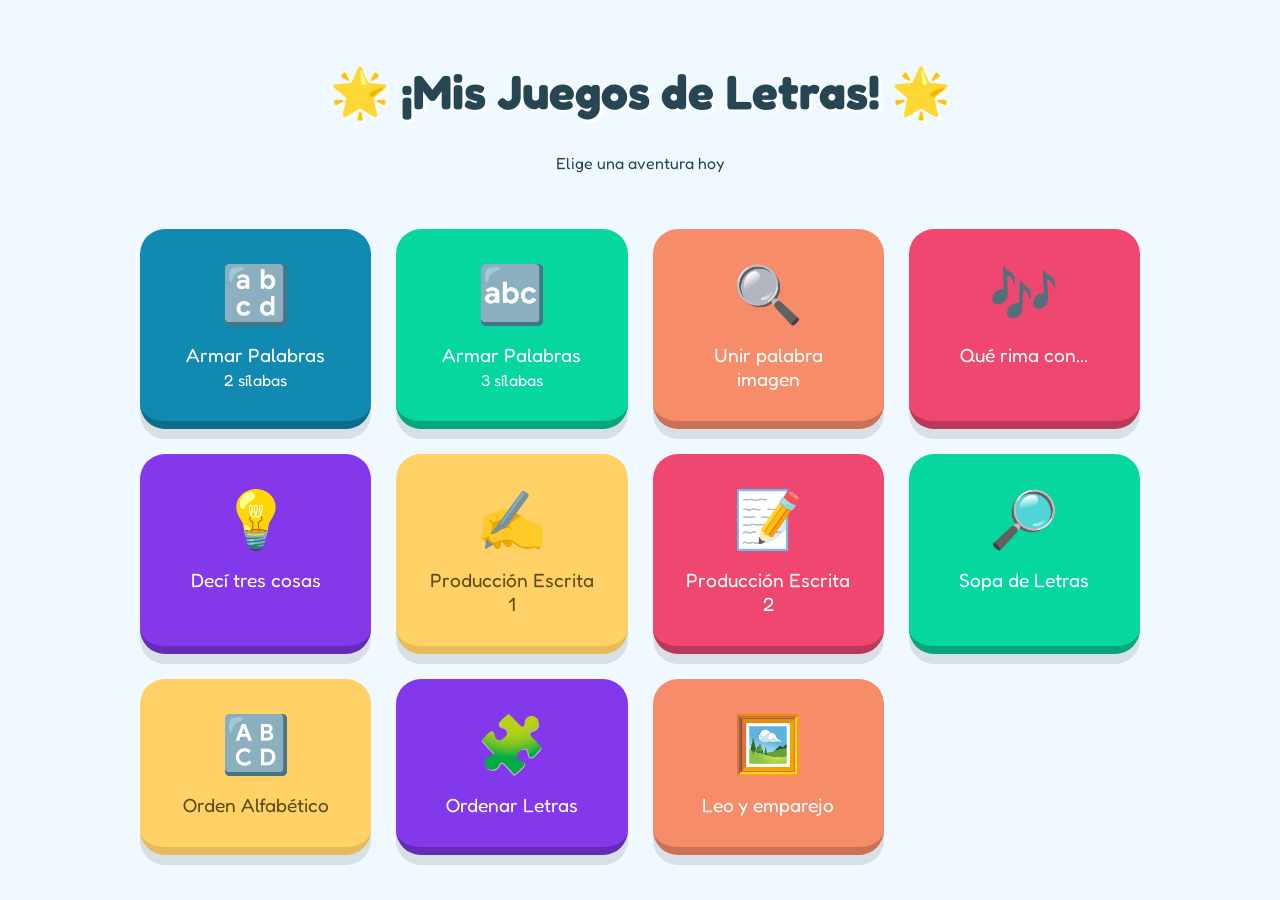
<file: index.html>
<!DOCTYPE html>
<html lang="es">

<head>
    <meta charset="UTF-8">
    <meta name="viewport" content="width=device-width, initial-scale=1.0">
    <title>¡A Jugar y Aprender!</title>
    <link rel="stylesheet" href="style.css">
    <link href="https://fonts.googleapis.com/css2?family=Chakra+Petch:wght@700&family=Fredoka+One&display=swap"
        rel="stylesheet">
</head>

<body>

    <header>
        <h1>🌟 ¡Mis Juegos de Letras! 🌟</h1>
        <p>Elige una aventura hoy</p>
    </header>

    <main class="menu-container">

        <button class="game-card card-blue" onclick="location.href='armar-palabras/index.html'">
            <span class="icon">🔡</span>
            <span>Armar Palabras<br><small>2 sílabas</small></span>
        </button>

        <button class="game-card card-green" onclick="location.href='armar-palabras3/index.html'">
            <span class="icon">🔤</span>
            <span>Armar Palabras<br><small>3 sílabas</small></span>
        </button>

        <button class="game-card card-orange" onclick="location.href='encontrar-palabra/index.html'">
            <span class="icon">🔍</span>
            <span>Unir palabra imagen</span>
        </button>

        <button class="game-card card-pink" onclick="location.href='rimas/index.html'">
            <span class="icon">🎶</span>
            <span>Qué rima con...</span>
        </button>

        <button class="game-card card-purple" onclick="location.href='rosco/index.html'">
            <span class="icon">💡</span>
            <span>Decí tres cosas</span>
        </button>

        <button class="game-card card-yellow" onclick="location.href='produccion-escritaI/index.html'">
            <span class="icon">✍️</span>
            <span>Producción Escrita 1</span>
        </button>

        <button class="game-card card-pink" onclick="location.href='produccion-escritaII/index.html'">
            <span class="icon">📝</span>
            <span>Producción Escrita 2</span>
        </button>

        <button class="game-card card-green" onclick="location.href='sopa/index.html'">
            <span class="icon">🔎</span>
            <span>Sopa de Letras</span>
        </button>

        <button class="game-card card-yellow" onclick="location.href='orden-alfabetico/index.html'">
            <span class="icon">🔠</span>
            <span>Orden Alfabético</span>
        </button>

        <button class="game-card card-purple" onclick="location.href='ordenar-letras/index.html'">
            <span class="icon">🧩</span>
            <span>Ordenar Letras</span>
        </button>

        <button class="game-card card-orange" onclick="location.href='oracion-imagen/index.html'">
            <span class="icon">🖼️</span>
            <span>Leo y emparejo</span>
        </button>

    </main>

    <script src="script.js"></script>
</body>

</html>
</file>
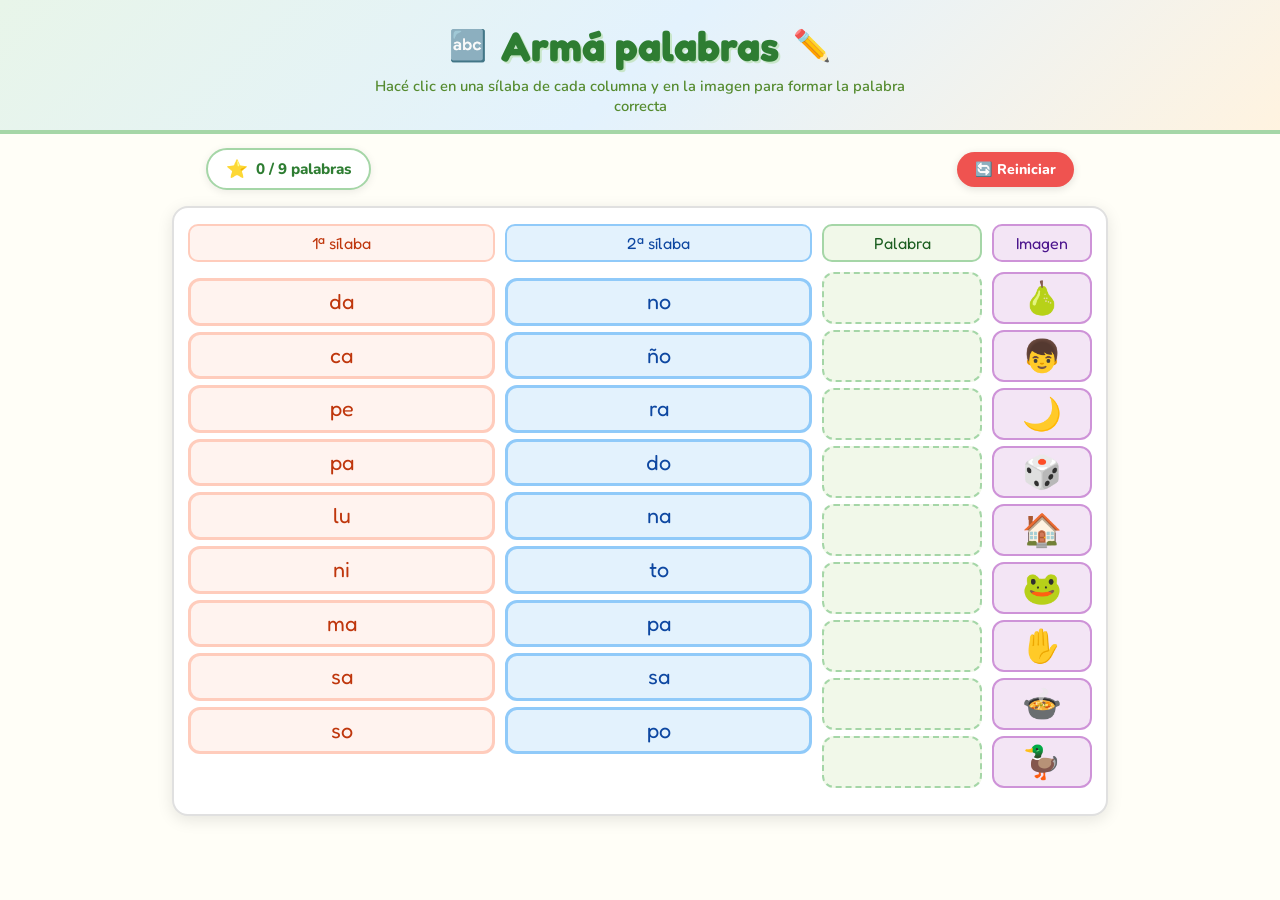
<file: armar-palabras/index.html>
<!DOCTYPE html>
<html lang="es">
<head>
  <meta charset="UTF-8"/>
  <meta name="viewport" content="width=device-width, initial-scale=1.0"/>
  <title>Armá palabras con sílabas 🔤</title>
  <link rel="preconnect" href="https://fonts.googleapis.com">
  <link href="https://fonts.googleapis.com/css2?family=Nunito:wght@400;600;700;800;900&family=Fredoka+One&display=swap" rel="stylesheet">
  <link rel="stylesheet" href="style.css"/>
</head>
<body>

<header>
  <div class="header-inner">
    <span class="bounce-icon">🔤</span>
    <h1>Armá palabras</h1>
    <span class="bounce-icon" style="animation-delay:.6s">✏️</span>
  </div>
  <p class="subtitle">Hacé clic en una sílaba de cada columna y en la imagen para formar la palabra correcta</p>
</header>

<!-- SCORE BAR -->
<div class="score-bar">
  <div class="score-pill">
    <span class="score-icon">⭐</span>
    <span id="score-text">0 / 9 palabras</span>
  </div>
  <button class="btn-reset" onclick="resetAll()">🔄 Reiniciar</button>
</div>

<main>
  <div class="game-area">

    <!-- COLUMNA 1: sílabas A -->
    <div class="col-silabas col-a" id="col-a">
      <div class="col-header">1ª sílaba</div>
    </div>

    <!-- COLUMNA 2: sílabas B -->
    <div class="col-silabas col-b" id="col-b">
      <div class="col-header">2ª sílaba</div>
    </div>

    <!-- COLUMNA 3: palabra formada -->
    <div class="col-center">
      <div class="col-header">Palabra</div>
      <div class="word-slots" id="word-slots"></div>
    </div>

    <!-- COLUMNA 4: imágenes -->
    <div class="col-images" id="col-images">
      <div class="col-header">Imagen</div>
    </div>

  </div>
</main>

<!-- CELEBRACIÓN -->
<div id="celebration" class="celebration hidden">
  <div class="celebration-box">
    <div class="cel-emoji">🎉</div>
    <h2>¡Felicitaciones!</h2>
    <p>Armaste todas las palabras correctamente.</p>
    <button class="btn-play-again" onclick="resetAll()">🔄 Jugar de nuevo</button>
  </div>
</div>

<script src="script.js"></script>
</body>
</html>
</file>
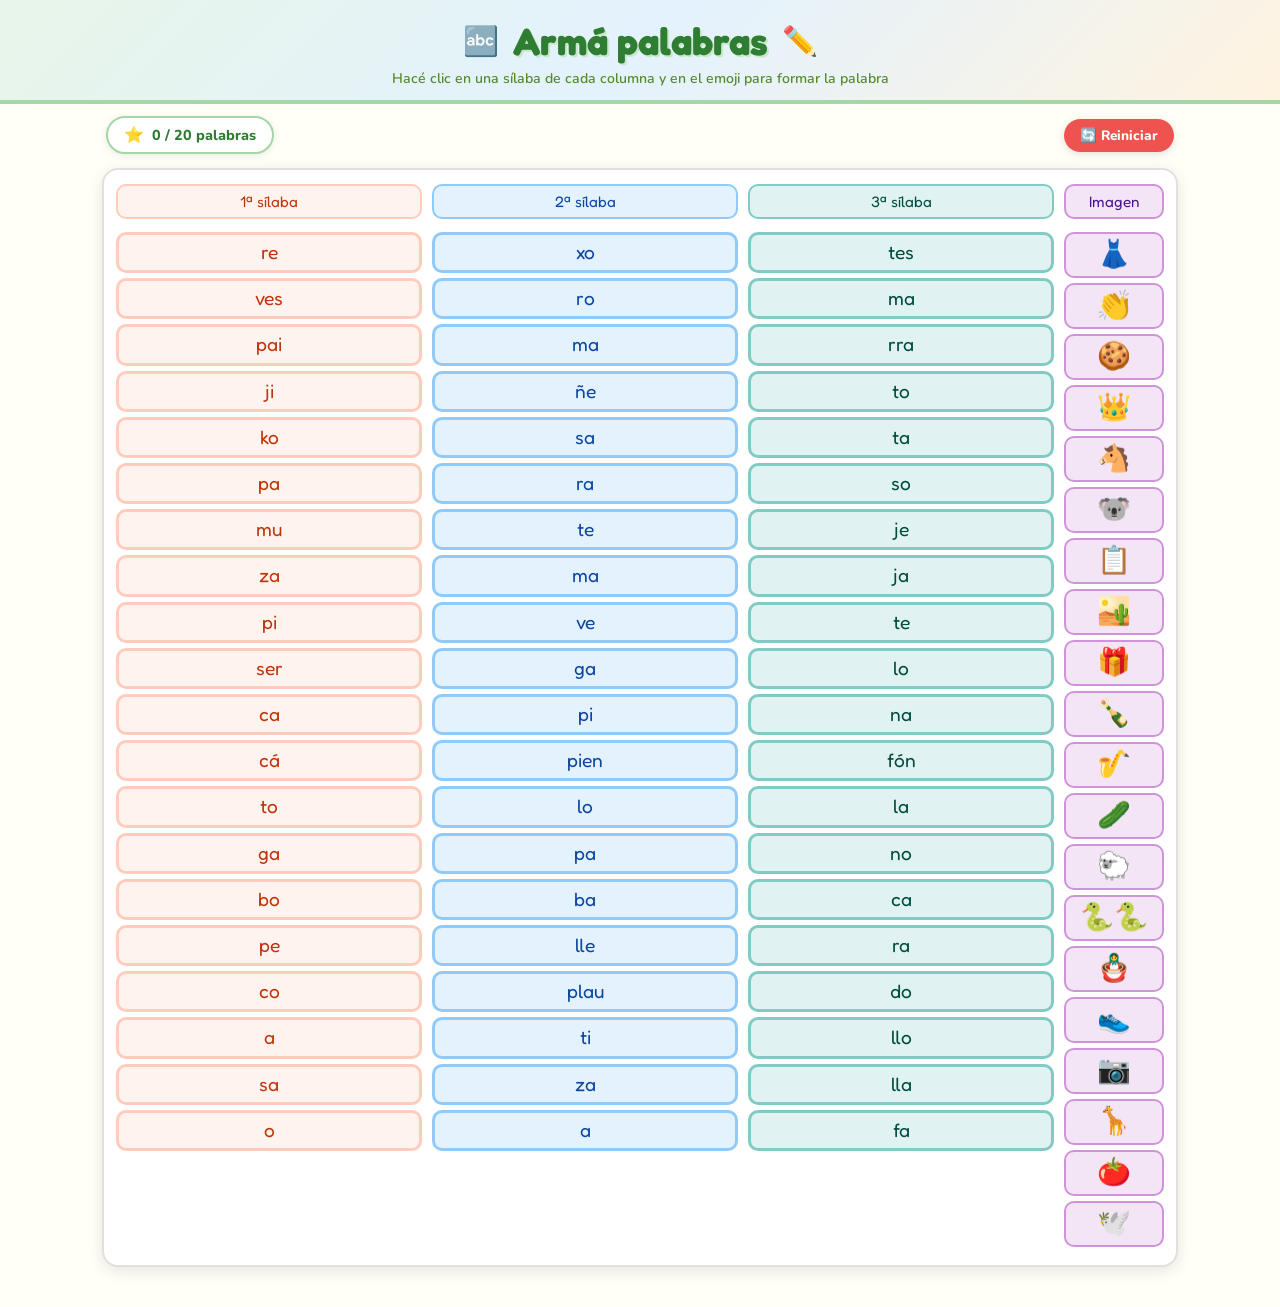
<file: armar-palabras3/index.html>
<!DOCTYPE html>
<html lang="es">
<head>
  <meta charset="UTF-8"/>
  <meta name="viewport" content="width=device-width, initial-scale=1.0"/>
  <title>Armá palabras de 3 sílabas 🔤</title>
  <link rel="preconnect" href="https://fonts.googleapis.com">
  <link href="https://fonts.googleapis.com/css2?family=Nunito:wght@400;600;700;800;900&family=Fredoka+One&display=swap" rel="stylesheet">
  <link rel="stylesheet" href="style.css"/>
</head>
<body>

<header>
  <div class="header-inner">
    <span class="bounce-icon">🔤</span>
    <h1>Armá palabras</h1>
    <span class="bounce-icon" style="animation-delay:.6s">✏️</span>
  </div>
  <p class="subtitle">Hacé clic en una sílaba de cada columna y en el emoji para formar la palabra</p>
</header>

<div class="score-bar">
  <div class="score-pill">
    <span class="score-icon">⭐</span>
    <span id="score-text">0 / 20 palabras</span>
  </div>
  <button class="btn-reset" onclick="resetAll()">🔄 Reiniciar</button>
</div>

<main>
  <div class="game-area">

    <!-- COLUMNA 1 -->
    <div class="col-silabas col-a" id="col-a">
      <div class="col-header">1ª sílaba</div>
    </div>

    <!-- COLUMNA 2 -->
    <div class="col-silabas col-b" id="col-b">
      <div class="col-header">2ª sílaba</div>
    </div>

    <!-- COLUMNA 3 -->
    <div class="col-silabas col-c" id="col-c">
      <div class="col-header">3ª sílaba</div>
    </div>

    <!-- COLUMNA 4: emojis / palabras -->
    <div class="col-images" id="col-images">
      <div class="col-header">Imagen</div>
    </div>

  </div>
</main>

<div id="celebration" class="celebration hidden">
  <div class="celebration-box">
    <div class="cel-emoji">🎉</div>
    <h2>¡Felicitaciones!</h2>
    <p>Armaste todas las palabras correctamente.</p>
    <button class="btn-play-again" onclick="resetAll()">🔄 Jugar de nuevo</button>
  </div>
</div>

<script src="script.js"></script>
</body>
</html>
</file>
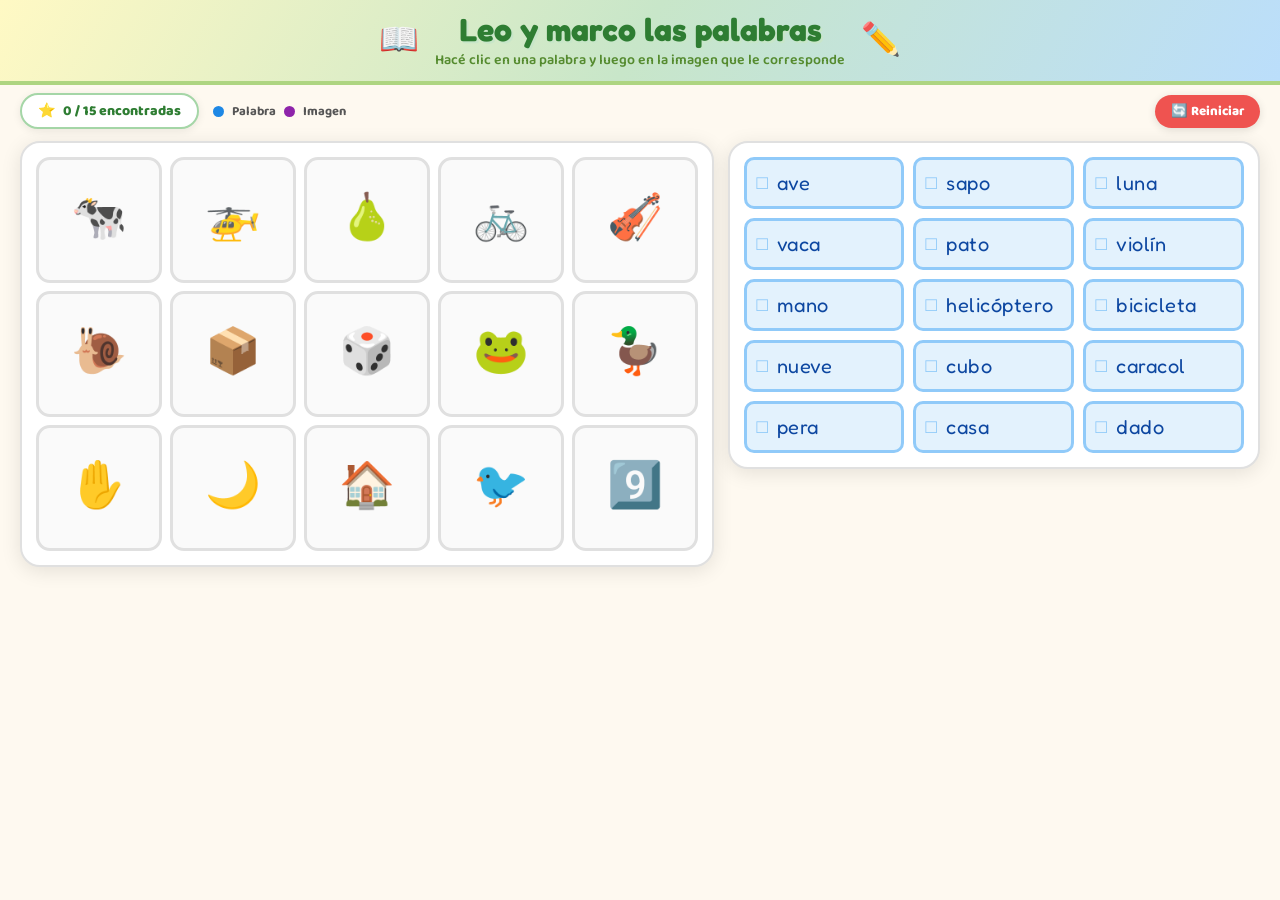
<file: encontrar-palabra/index.html>
<!DOCTYPE html>
<html lang="es">
<head>
  <meta charset="UTF-8"/>
  <meta name="viewport" content="width=device-width, initial-scale=1.0"/>
  <title>Leo y marco las palabras 📖</title>
  <link rel="preconnect" href="https://fonts.googleapis.com">
  <link href="https://fonts.googleapis.com/css2?family=Baloo+2:wght@400;600;700;800&family=Fredoka+One&display=swap" rel="stylesheet">
  <link rel="stylesheet" href="style.css"/>
</head>
<body>

<header>
  <div class="header-inner">
    <span class="bounce-icon">📖</span>
    <div class="header-text">
      <h1>Leo y marco las palabras</h1>
      <p class="subtitle">Hacé clic en una palabra y luego en la imagen que le corresponde</p>
    </div>
    <span class="bounce-icon" style="animation-delay:.5s">✏️</span>
  </div>
</header>

<div class="score-bar">
  <div class="score-pill">
    <span>⭐</span>
    <span id="score-text">0 / 15 encontradas</span>
  </div>
  <div class="legend">
    <span class="legend-dot word-dot"></span><span>Palabra</span>
    <span class="legend-dot img-dot"></span><span>Imagen</span>
  </div>
  <button class="btn-reset" onclick="resetAll()">🔄 Reiniciar</button>
</div>

<main>
  <!-- GRID DE IMÁGENES -->
  <section class="images-section">
    <div class="images-grid" id="images-grid"></div>
  </section>

  <!-- LISTA DE PALABRAS -->
  <section class="words-section">
    <div class="words-grid" id="words-grid"></div>
  </section>
</main>

<!-- CELEBRACIÓN -->
<div id="celebration" class="celebration hidden">
  <div class="celebration-box">
    <div class="cel-emoji">🎉</div>
    <h2>¡Felicitaciones!</h2>
    <p>¡Encontraste todas las palabras!</p>
    <button class="btn-play-again" onclick="resetAll()">🔄 Jugar de nuevo</button>
  </div>
</div>

<script src="script.js"></script>
</body>
</html>
</file>
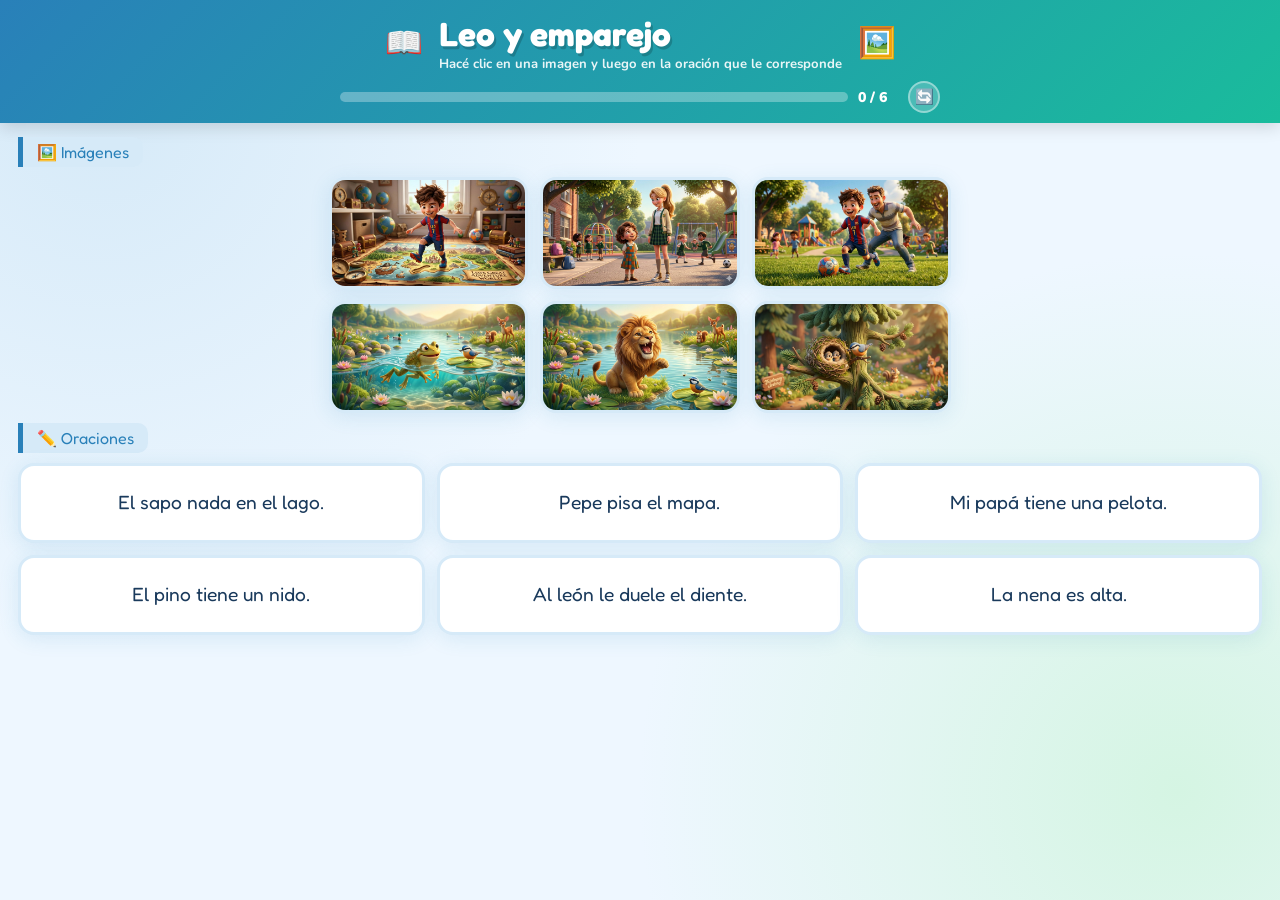
<file: oracion-imagen/index.html>
<!DOCTYPE html>
<html lang="es">
<head>
  <meta charset="UTF-8"/>
  <meta name="viewport" content="width=device-width, initial-scale=1.0"/>
  <title>Leo y emparejo 📖</title>
  <link href="https://fonts.googleapis.com/css2?family=Fredoka+One&family=Nunito:wght@400;700;800;900&display=swap" rel="stylesheet">
  <link rel="stylesheet" href="style.css"/>
</head>
<body>

<header>
  <div class="header-inner">
    <span class="hdr-icon">📖</span>
    <div>
      <h1>Leo y emparejo</h1>
      <p class="subtitle">Hacé clic en una imagen y luego en la oración que le corresponde</p>
    </div>
    <span class="hdr-icon" style="animation-delay:.5s">🖼️</span>
  </div>
  <div class="progress-wrap">
    <div class="progress-bar"><div class="progress-fill" id="progress-fill"></div></div>
    <span class="progress-label" id="progress-label">0 / 6</span>
    <button class="btn-reset" onclick="restartAll()" title="Reiniciar">🔄</button>
  </div>
</header>

<main>

  <!-- SECCIÓN IMÁGENES -->
  <div class="section-label">🖼️ Imágenes</div>
  <div class="card-grid" id="grid-images"></div>

  <!-- SECCIÓN ORACIONES -->
  <div class="section-label">✏️ Oraciones</div>
  <div class="card-grid" id="grid-sentences"></div>

</main>

<!-- CELEBRACIÓN -->
<div id="modal-final" class="modal hidden">
  <div class="modal-box">
    <div class="m-emoji">🏆</div>
    <h2>¡Felicitaciones!</h2>
    <p>Emparejaste todas las imágenes con su oración.</p>
    <div class="stars-row">⭐ ⭐ ⭐</div>
    <button class="btn-play-again" onclick="restartAll()">🔄 Jugar de nuevo</button>
  </div>
</div>

<script src="script.js"></script>
</body>
</html>
</file>
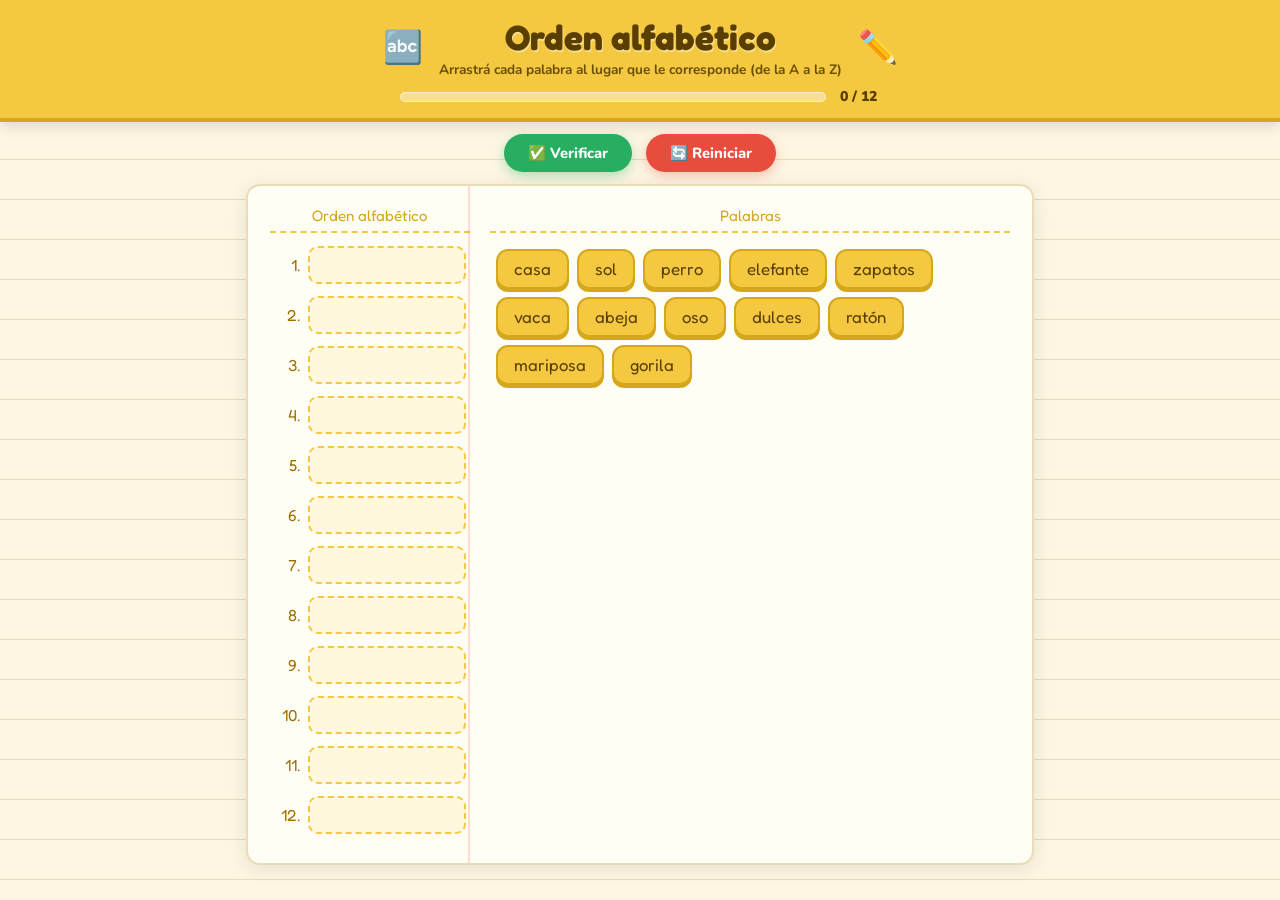
<file: orden-alfabetico/index.html>
<!DOCTYPE html>
<html lang="es">
<head>
  <meta charset="UTF-8"/>
  <meta name="viewport" content="width=device-width, initial-scale=1.0"/>
  <title>Ordenar alfabéticamente ✏️</title>
  <link href="https://fonts.googleapis.com/css2?family=Fredoka+One&family=Nunito:wght@400;600;700;800;900&display=swap" rel="stylesheet">
  <link rel="stylesheet" href="style.css"/>
</head>
<body>

<header>
  <div class="header-inner">
    <span class="hdr-icon">🔤</span>
    <div>
      <h1>Orden alfabético</h1>
      <p class="subtitle">Arrastrá cada palabra al lugar que le corresponde (de la A a la Z)</p>
    </div>
    <span class="hdr-icon" style="animation-delay:.6s">✏️</span>
  </div>
  <div class="progress-wrap">
    <div class="progress-bar"><div class="progress-fill" id="progress-fill"></div></div>
    <span class="progress-label" id="progress-label">0 / 12</span>
  </div>
</header>

<div class="score-bar">
  <button class="btn-check" onclick="checkAll()">✅ Verificar</button>
  <button class="btn-reset" onclick="resetAll()">🔄 Reiniciar</button>
</div>

<main>
  <div class="activity-layout">

    <!-- COLUMNA IZQUIERDA: slots numerados -->
    <div class="col-slots">
      <div class="col-title">Orden alfabético</div>
      <div id="number-slots"></div>
    </div>

    <!-- COLUMNA DERECHA: banco de palabras -->
    <div class="col-words" id="col-words">
      <div class="col-title">Palabras</div>
      <div class="word-bank" id="word-list"></div>
    </div>

  </div>

  <p class="hint-text" id="hint-text"></p>
</main>

<!-- CELEBRACIÓN -->
<div id="celebration" class="celebration hidden">
  <div class="celebration-box">
    <div class="cel-emoji">🏆</div>
    <h2>¡Felicitaciones!</h2>
    <p>Ordenaste todas las palabras correctamente.</p>
    <button class="btn-play-again" onclick="resetAll()">🔄 Intentar de nuevo</button>
  </div>
</div>

<script src="script.js"></script>
</body>
</html>
</file>
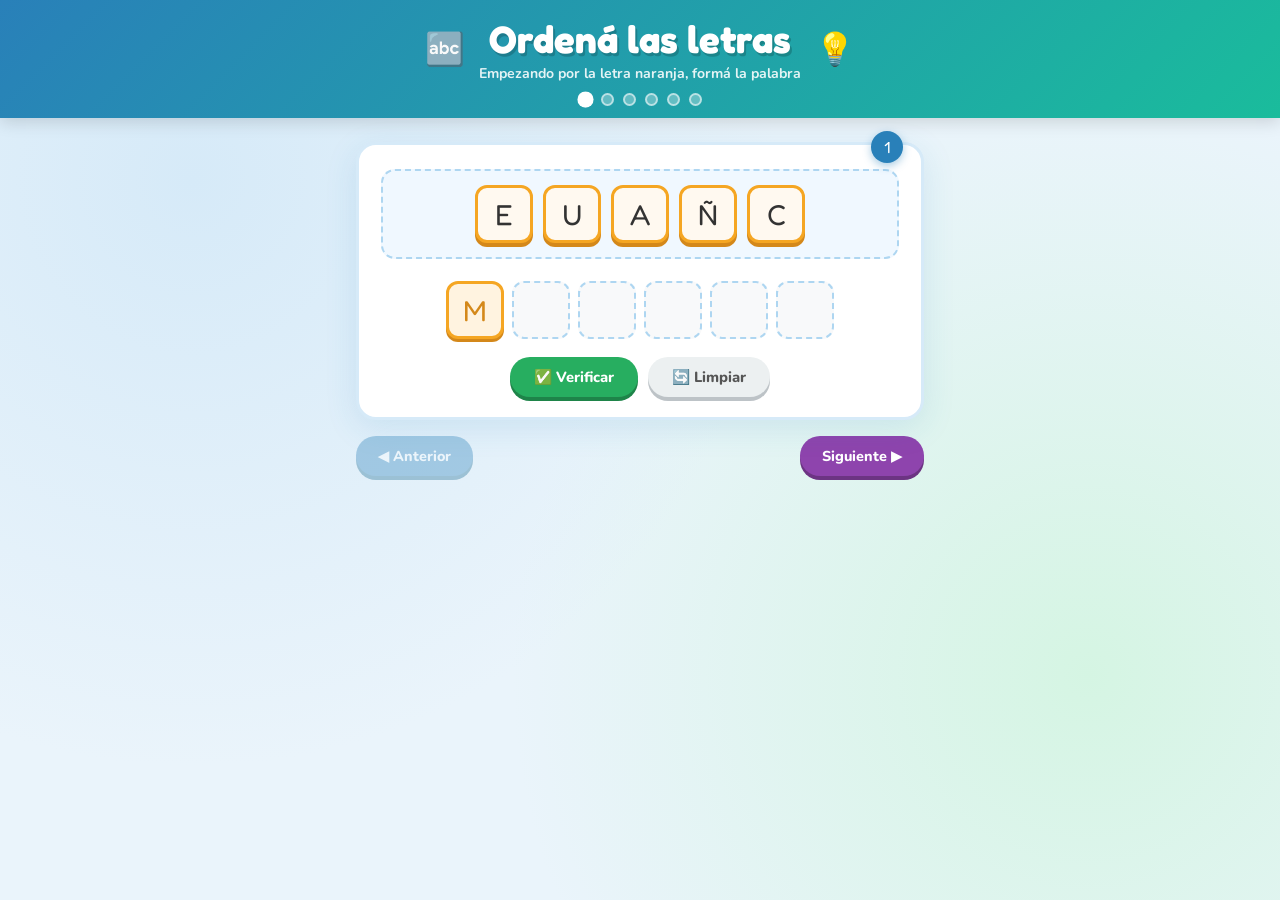
<file: ordenar-letras/index.html>
<!DOCTYPE html>
<html lang="es">
<head>
  <meta charset="UTF-8"/>
  <meta name="viewport" content="width=device-width, initial-scale=1.0"/>
  <title>Ordenar letras 🔤</title>
  <link href="https://fonts.googleapis.com/css2?family=Fredoka+One&family=Nunito:wght@400;700;800;900&display=swap" rel="stylesheet">
  <link rel="stylesheet" href="style.css"/>
</head>
<body>

<header>
  <div class="header-inner">
    <span class="hdr-icon">🔤</span>
    <div>
      <h1>Ordená las letras</h1>
      <p class="subtitle">Empezando por la letra naranja, formá la palabra</p>
    </div>
    <span class="hdr-icon" style="animation-delay:.5s">💡</span>
  </div>
  <!-- Indicador de tarjeta -->
  <div class="card-nav" id="card-nav"></div>
</header>

<main>
  <div class="card-wrapper">

    <!-- Número de tarjeta -->
    <div class="card-number" id="card-number">1</div>

    <!-- Letras revueltas -->
    <div class="letters-area" id="letters-area"></div>

    <!-- Slots para armar la palabra -->
    <div class="slots-area" id="slots-area"></div>

    <!-- Feedback -->
    <div class="feedback hidden" id="feedback"></div>

    <!-- Botones -->
    <div class="btn-row">
      <button class="btn-verify" onclick="verify()">✅ Verificar</button>
      <button class="btn-clear"  onclick="clearSlots()">🔄 Limpiar</button>
    </div>

  </div>

  <!-- Navegación -->
  <div class="nav-row">
    <button class="btn-nav" id="btn-prev" onclick="prevCard()">◀ Anterior</button>
    <button class="btn-nav btn-next-card" id="btn-next" onclick="nextCard()">Siguiente ▶</button>
  </div>
</main>

<!-- CELEBRACIÓN TARJETA -->
<div id="toast" class="toast hidden">🎉 ¡Correcto!</div>

<!-- CELEBRACIÓN FINAL -->
<div id="modal-final" class="modal hidden">
  <div class="modal-box">
    <div class="m-emoji">🏆</div>
    <h2>¡Felicitaciones!</h2>
    <p>Ordenaste todas las palabras correctamente.</p>
    <button class="btn-verify" onclick="restart()">🔄 Jugar de nuevo</button>
  </div>
</div>

<script src="script.js"></script>
</body>
</html>
</file>
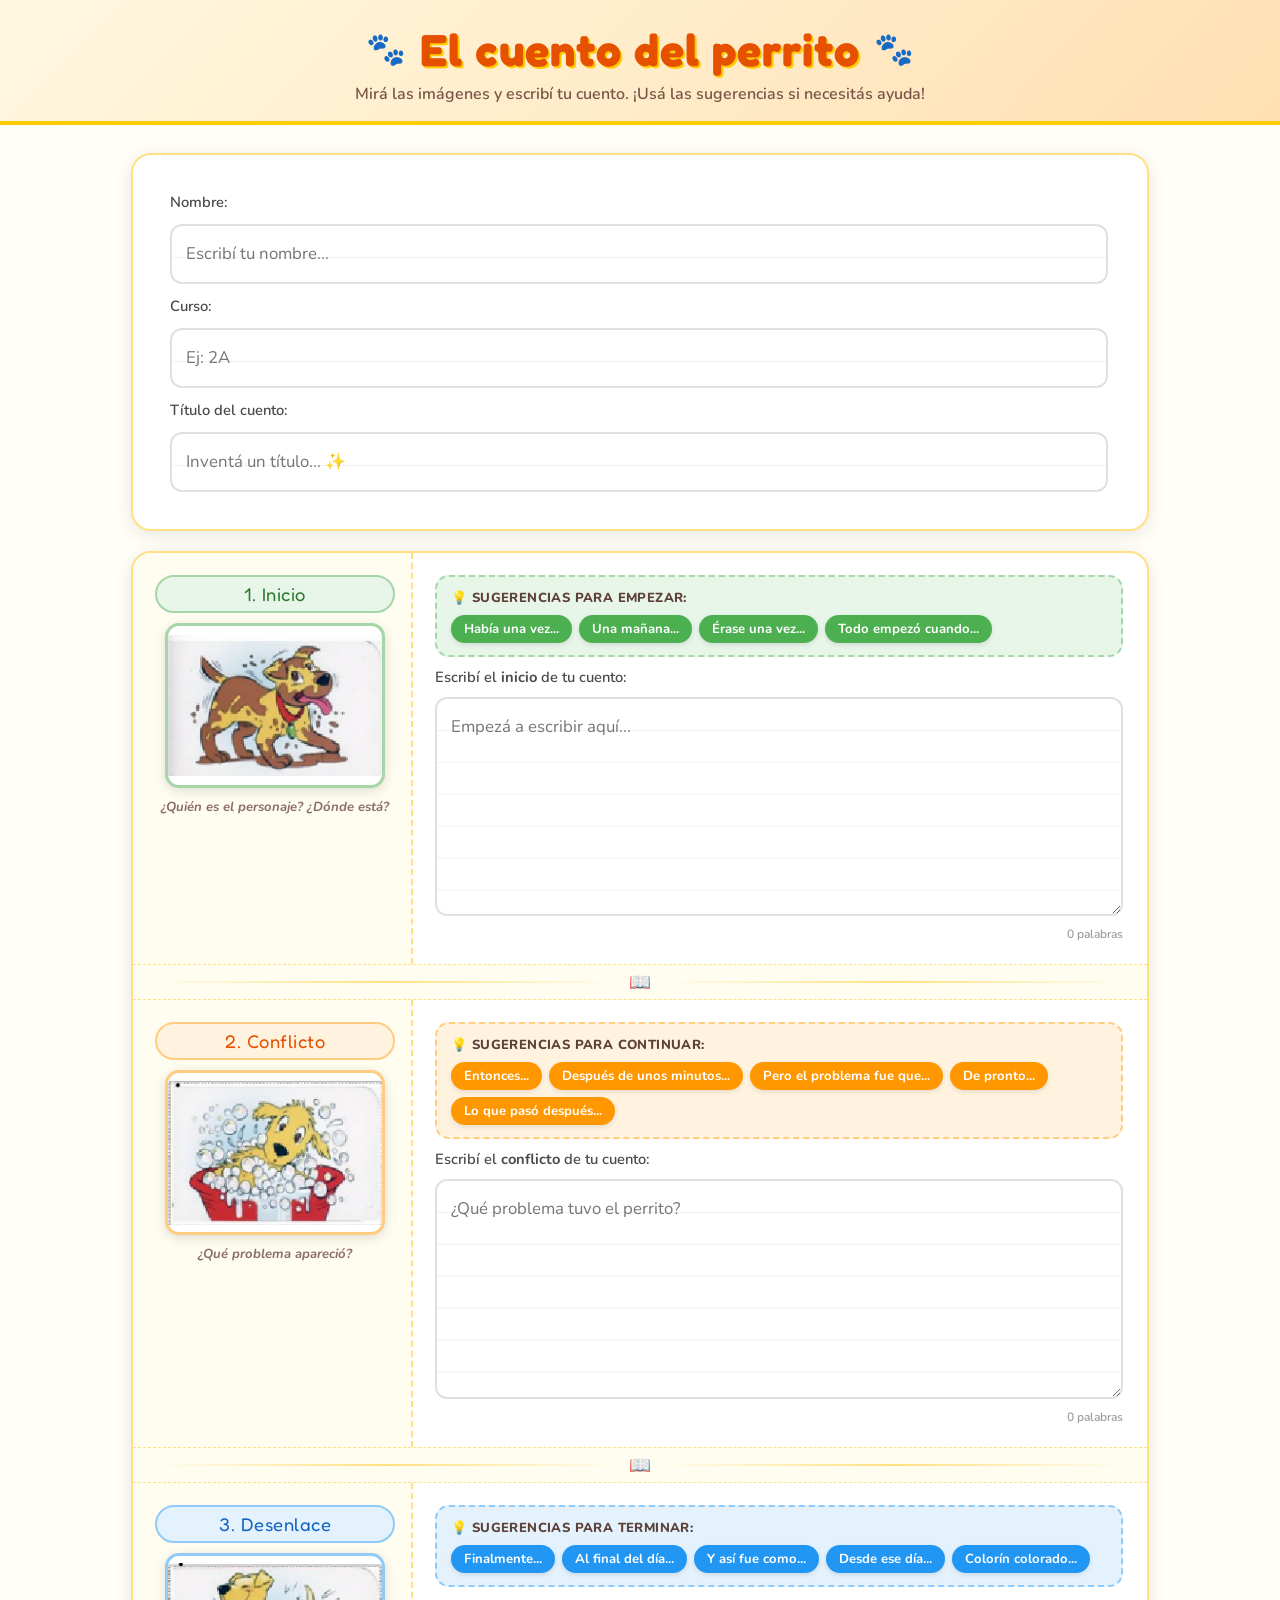
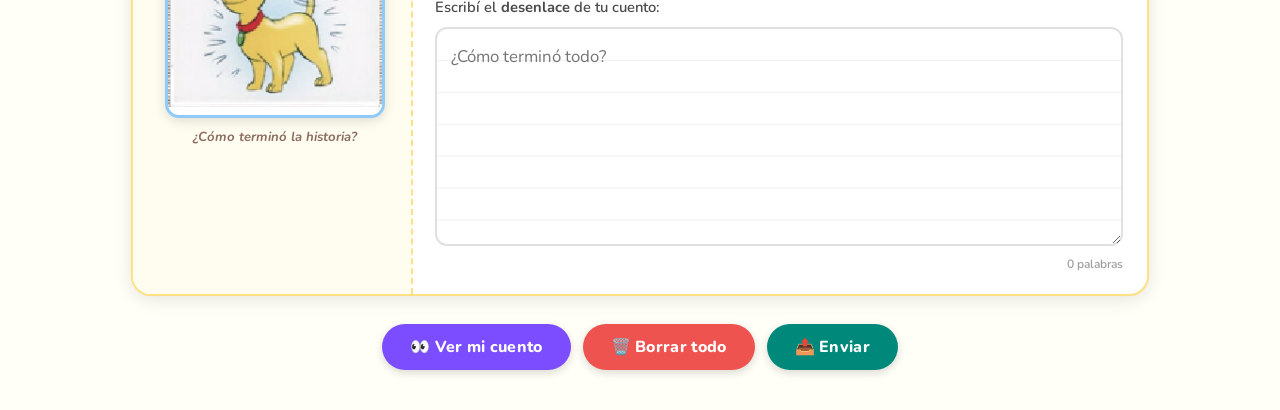
<file: produccion-escritaI/index.html>
<!DOCTYPE html>
<html lang="es">
<head>
  <meta charset="UTF-8" />
  <meta name="viewport" content="width=device-width, initial-scale=1.0"/>
  <title>El cuento del perrito 🐶</title>
  <link rel="preconnect" href="https://fonts.googleapis.com">
  <link href="https://fonts.googleapis.com/css2?family=Nunito:wght@400;600;700;800;900&family=Fredoka+One&display=swap" rel="stylesheet">
  <link rel="stylesheet" href="style.css"/>
</head>
<body>

  <header>
    <div class="header-inner">
      <span class="paw">🐾</span>
      <h1>El cuento del perrito</h1>
      <span class="paw">🐾</span>
    </div>
    <p class="subtitle">Mirá las imágenes y escribí tu cuento. ¡Usá las sugerencias si necesitás ayuda!</p>
  </header>

  <main>

     <!-- 🧑 DATOS DEL ALUMNO -->
    <section class="story-table" style="margin-bottom:20px; padding:15px;">
      <div class="col-write" style="gap:12px;">
        <label class="write-label">Nombre:</label>
        <input id="nombre" class="story-area" type="text" placeholder="Escribí tu nombre...">

        <label class="write-label">Curso:</label>
        <input id="curso" class="story-area" type="text" placeholder="Ej: 2A">

        <label class="write-label">Título del cuento:</label>
        <input id="titulo" class="story-area" type="text" placeholder="Inventá un título... ✨">


      </div>
    </section>


    <div class="story-table">

      <!-- ===== INICIO ===== -->
      <section class="story-row" id="row-inicio">
        <div class="col-image">
          <div class="part-badge badge-inicio">1. Inicio</div>
          <div class="image-frame frame-inicio">
            <img src="inicio.png" alt="El perrito corre lleno de barro" />
          </div>
          <div class="image-caption">¿Quién es el personaje? ¿Dónde está?</div>
        </div>
        <div class="col-write">
          <div class="suggestions-box sb-inicio">
            <div class="sug-title">💡 Sugerencias para empezar:</div>
            <div class="sug-chips" id="chips-inicio">
              <button class="chip" data-target="ta-inicio" data-text="Había una vez un perrito llamado ">Había una vez...</button>
              <button class="chip" data-target="ta-inicio" data-text="Una mañana soleada, ">Una mañana...</button>
              <button class="chip" data-target="ta-inicio" data-text="Érase una vez un perro muy travieso que ">Érase una vez...</button>
              <button class="chip" data-target="ta-inicio" data-text="Todo empezó cuando ">Todo empezó cuando...</button>
            </div>
          </div>
          <label class="write-label" for="ta-inicio">Escribí el <strong>inicio</strong> de tu cuento:</label>
          <textarea id="ta-inicio" class="story-area ta-inicio" placeholder="Empezá a escribir aquí..." rows="6"></textarea>
          <div class="word-count"><span id="wc-inicio">0</span> palabras</div>
        </div>
      </section>

      <div class="row-divider">
        <div class="divider-line"></div>
        <span class="divider-icon">📖</span>
        <div class="divider-line"></div>
      </div>

      <!-- ===== CONFLICTO ===== -->
      <section class="story-row" id="row-conflicto">
        <div class="col-image">
          <div class="part-badge badge-conflicto">2. Conflicto</div>
          <div class="image-frame frame-conflicto">
            <img src="conflicto.png" alt="El perrito en la bañera con espuma" />
          </div>
          <div class="image-caption">¿Qué problema apareció?</div>
        </div>
        <div class="col-write">
          <div class="suggestions-box sb-conflicto">
            <div class="sug-title">💡 Sugerencias para continuar:</div>
            <div class="sug-chips" id="chips-conflicto">
              <button class="chip" data-target="ta-conflicto" data-text="Entonces, de repente, ">Entonces...</button>
              <button class="chip" data-target="ta-conflicto" data-text="Después de unos minutos, ">Después de unos minutos...</button>
              <button class="chip" data-target="ta-conflicto" data-text="Pero el problema fue que ">Pero el problema fue que...</button>
              <button class="chip" data-target="ta-conflicto" data-text="De pronto, sin que nadie lo esperara, ">De pronto...</button>
              <button class="chip" data-target="ta-conflicto" data-text="Lo que pasó después sorprendió a todos: ">Lo que pasó después...</button>
            </div>
          </div>
          <label class="write-label" for="ta-conflicto">Escribí el <strong>conflicto</strong> de tu cuento:</label>
          <textarea id="ta-conflicto" class="story-area ta-conflicto" placeholder="¿Qué problema tuvo el perrito?" rows="6"></textarea>
          <div class="word-count"><span id="wc-conflicto">0</span> palabras</div>
        </div>
      </section>

      <div class="row-divider">
        <div class="divider-line"></div>
        <span class="divider-icon">📖</span>
        <div class="divider-line"></div>
      </div>

      <!-- ===== DESENLACE ===== -->
      <section class="story-row" id="row-desenlace">
        <div class="col-image">
          <div class="part-badge badge-desenlace">3. Desenlace</div>
          <div class="image-frame frame-desenlace">
            <img src="desenlace.png" alt="El perrito limpio y feliz" />
          </div>
          <div class="image-caption">¿Cómo terminó la historia?</div>
        </div>
        <div class="col-write">
          <div class="suggestions-box sb-desenlace">
            <div class="sug-title">💡 Sugerencias para terminar:</div>
            <div class="sug-chips" id="chips-desenlace">
              <button class="chip" data-target="ta-desenlace" data-text="Finalmente, ">Finalmente...</button>
              <button class="chip" data-target="ta-desenlace" data-text="Al final del día, ">Al final del día...</button>
              <button class="chip" data-target="ta-desenlace" data-text="Y así fue como ">Y así fue como...</button>
              <button class="chip" data-target="ta-desenlace" data-text="Desde ese día, el perrito aprendió que ">Desde ese día...</button>
              <button class="chip" data-target="ta-desenlace" data-text="Colorín colorado, este cuento ">Colorín colorado...</button>
            </div>
          </div>
          <label class="write-label" for="ta-desenlace">Escribí el <strong>desenlace</strong> de tu cuento:</label>
          <textarea id="ta-desenlace" class="story-area ta-desenlace" placeholder="¿Cómo terminó todo?" rows="6"></textarea>
          <div class="word-count"><span id="wc-desenlace">0</span> palabras</div>
        </div>
      </section>

    </div><!-- end story-table -->

    <!-- ACTIONS -->
    <div class="actions-bar">
      <button class="btn btn-preview" onclick="showPreview()">👀 Ver mi cuento</button>
      <button class="btn btn-clear" onclick="clearAll()">🗑️ Borrar todo</button>
      <button class="btn btn-print" onclick="enviarCuento()">📤 Enviar</button>
    </div>

  </main>

  <!-- PREVIEW MODAL -->
  <div id="modal-overlay" class="modal-overlay hidden" onclick="closeModal(event)">
    <div class="modal-box" id="modal-box">
      <button class="modal-close" onclick="closeModal()">✕</button>
      <div class="modal-header">
        <span>🐶</span>
        <h2 id="modal-title">Mi cuento</h2>
        <span>🐾</span>
      </div>
      <div class="modal-content">
        <div class="modal-part mp-inicio">
          <h3>Inicio</h3>
          <p id="mp-inicio-text"></p>
        </div>
        <div class="modal-part mp-conflicto">
          <h3>Conflicto</h3>
          <p id="mp-conflicto-text"></p>
        </div>
        <div class="modal-part mp-desenlace">
          <h3>Desenlace</h3>
          <p id="mp-desenlace-text"></p>
        </div>
      </div>
      <div id="modal-empty" class="modal-empty hidden">¡Todavía no escribiste ninguna parte! Completá el cuento primero. 🖊️</div>
      <div id="congrats" class="congrats hidden">
        <span>🌟</span> ¡Excelente trabajo! Escribiste un cuento completo. <span>🌟</span>
      </div>
    </div>
  </div>

  <script src="script.js"></script>
</body>
</html>
</file>
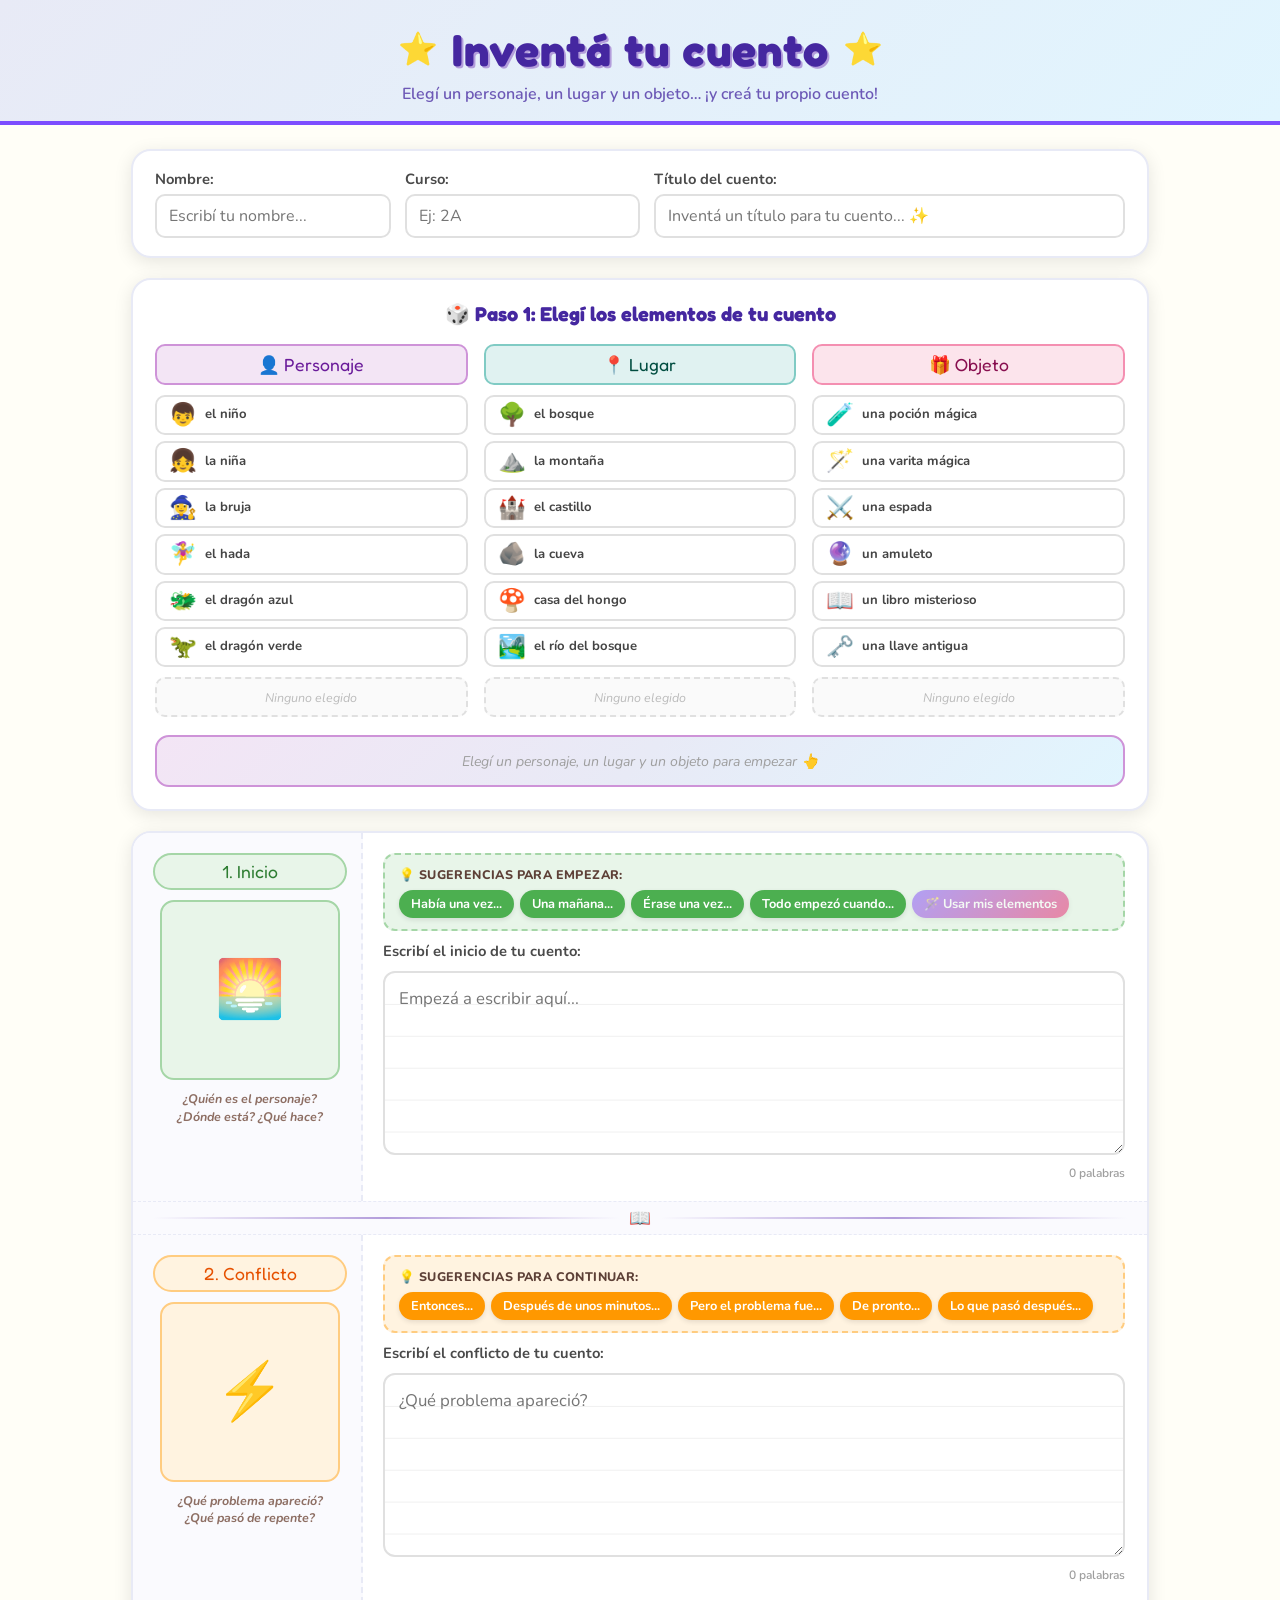
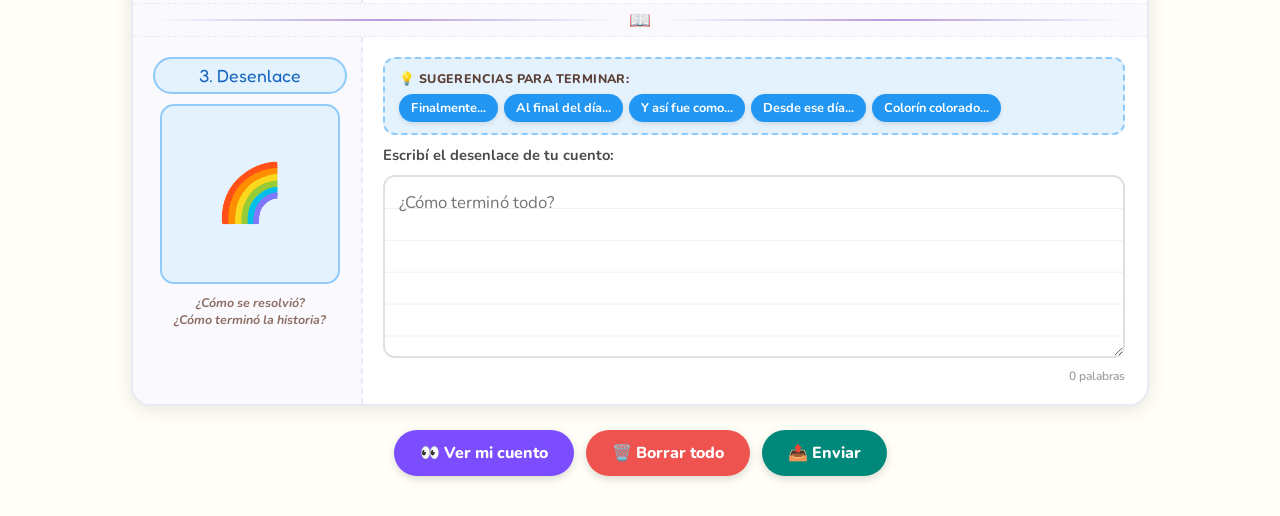
<file: produccion-escritaII/index.html>
<!DOCTYPE html>
<html lang="es">
<head>
  <meta charset="UTF-8" />
  <meta name="viewport" content="width=device-width, initial-scale=1.0"/>
  <title>Inventá tu cuento ✨</title>
  <link rel="preconnect" href="https://fonts.googleapis.com">
  <link href="https://fonts.googleapis.com/css2?family=Nunito:wght@400;600;700;800;900&family=Fredoka+One&display=swap" rel="stylesheet">
  <link rel="stylesheet" href="style.css"/>
</head>
<body>

  <header>
    <div class="header-inner">
      <span class="star-anim">⭐</span>
      <h1>Inventá tu cuento</h1>
      <span class="star-anim" style="animation-delay:1s">⭐</span>
    </div>
    <p class="subtitle">Elegí un personaje, un lugar y un objeto… ¡y creá tu propio cuento!</p>
  </header>

  <main>

    <!-- DATOS DEL ALUMNO -->
    <section class="card-section datos-section">
      <div class="datos-grid">
        <div class="dato-field">
          <label class="write-label" for="nombre">Nombre:</label>
          <input id="nombre" class="story-input" type="text" placeholder="Escribí tu nombre...">
        </div>
        <div class="dato-field">
          <label class="write-label" for="curso">Curso:</label>
          <input id="curso" class="story-input" type="text" placeholder="Ej: 2A">
        </div>
        <div class="dato-field dato-titulo">
          <label class="write-label" for="titulo">Título del cuento:</label>
          <input id="titulo" class="story-input" type="text" placeholder="Inventá un título para tu cuento... ✨">
        </div>
      </div>
    </section>

    <!-- SELECTOR DE ELEMENTOS -->
    <section class="card-section selector-section">
      <h2 class="section-title">🎲 Paso 1: Elegí los elementos de tu cuento</h2>

      <div class="selector-grid">

        <!-- PERSONAJES -->
        <div class="selector-col">
          <div class="selector-header sh-personaje">👤 Personaje</div>
          <div class="selector-items" id="sel-personaje">
            <button class="elem-btn" data-group="personaje" data-value="el niño" data-emoji="👦">
              <span class="elem-emoji">👦</span>
              <span class="elem-name">el niño</span>
            </button>
            <button class="elem-btn" data-group="personaje" data-value="la niña" data-emoji="👧">
              <span class="elem-emoji">👧</span>
              <span class="elem-name">la niña</span>
            </button>
            <button class="elem-btn" data-group="personaje" data-value="la bruja" data-emoji="🧙‍♀️">
              <span class="elem-emoji">🧙‍♀️</span>
              <span class="elem-name">la bruja</span>
            </button>
            <button class="elem-btn" data-group="personaje" data-value="el hada" data-emoji="🧚‍♀️">
              <span class="elem-emoji">🧚‍♀️</span>
              <span class="elem-name">el hada</span>
            </button>
            <button class="elem-btn" data-group="personaje" data-value="el dragón azul" data-emoji="🐲">
              <span class="elem-emoji">🐲</span>
              <span class="elem-name">el dragón azul</span>
            </button>
            <button class="elem-btn" data-group="personaje" data-value="el dragón verde" data-emoji="🦕">
              <span class="elem-emoji">🦖</span>
              <span class="elem-name">el dragón verde</span>
            </button>
          </div>
          <div class="selected-display" id="disp-personaje">
            <span class="disp-empty">Ninguno elegido</span>
          </div>
        </div>

        <!-- LUGARES -->
        <div class="selector-col">
          <div class="selector-header sh-lugar">📍 Lugar</div>
          <div class="selector-items" id="sel-lugar">
            <button class="elem-btn" data-group="lugar" data-value="el bosque" data-emoji="🌳">
              <span class="elem-emoji">🌳</span>
              <span class="elem-name">el bosque</span>
            </button>
            <button class="elem-btn" data-group="lugar" data-value="la montaña" data-emoji="⛰️">
              <span class="elem-emoji">⛰️</span>
              <span class="elem-name">la montaña</span>
            </button>
            <button class="elem-btn" data-group="lugar" data-value="el castillo" data-emoji="🏰">
              <span class="elem-emoji">🏰</span>
              <span class="elem-name">el castillo</span>
            </button>
            <button class="elem-btn" data-group="lugar" data-value="la cueva" data-emoji="🪨">
              <span class="elem-emoji">🪨</span>
              <span class="elem-name">la cueva</span>
            </button>
            <button class="elem-btn" data-group="lugar" data-value="la casa del hongo" data-emoji="🍄">
              <span class="elem-emoji">🍄</span>
              <span class="elem-name">casa del hongo</span>
            </button>
            <button class="elem-btn" data-group="lugar" data-value="el río del bosque" data-emoji="🏞️">
              <span class="elem-emoji">🏞️</span>
              <span class="elem-name">el río del bosque</span>
            </button>
          </div>
          <div class="selected-display" id="disp-lugar">
            <span class="disp-empty">Ninguno elegido</span>
          </div>
        </div>

        <!-- OBJETOS -->
        <div class="selector-col">
          <div class="selector-header sh-objeto">🎁 Objeto</div>
          <div class="selector-items" id="sel-objeto">
            <button class="elem-btn" data-group="objeto" data-value="una poción mágica" data-emoji="🧪">
              <span class="elem-emoji">🧪</span>
              <span class="elem-name">una poción mágica</span>
            </button>
            <button class="elem-btn" data-group="objeto" data-value="una varita mágica" data-emoji="⭐">
              <span class="elem-emoji">🪄</span>
              <span class="elem-name">una varita mágica</span>
            </button>
            <button class="elem-btn" data-group="objeto" data-value="una espada" data-emoji="⚔️">
              <span class="elem-emoji">⚔️</span>
              <span class="elem-name">una espada</span>
            </button>
            <button class="elem-btn" data-group="objeto" data-value="un amuleto" data-emoji="🔮">
              <span class="elem-emoji">🔮</span>
              <span class="elem-name">un amuleto</span>
            </button>
            <button class="elem-btn" data-group="objeto" data-value="un libro misterioso" data-emoji="📖">
              <span class="elem-emoji">📖</span>
              <span class="elem-name">un libro misterioso</span>
            </button>
            <button class="elem-btn" data-group="objeto" data-value="una llave antigua" data-emoji="🗝️">
              <span class="elem-emoji">🗝️</span>
              <span class="elem-name">una llave antigua</span>
            </button>
          </div>
          <div class="selected-display" id="disp-objeto">
            <span class="disp-empty">Ninguno elegido</span>
          </div>
        </div>

      </div><!-- fin selector-grid -->

      <!-- RESUMEN DE SELECCIÓN -->
      <div class="selection-summary" id="summary">
        <div class="summary-inner" id="summary-inner">
          <span class="summary-placeholder">Elegí un personaje, un lugar y un objeto para empezar 👆</span>
        </div>
      </div>

    </section>

    <!-- ESCRITURA DEL CUENTO -->
    <div class="story-table" id="story-table">

      <!-- INICIO -->
      <section class="story-row" id="row-inicio">
        <div class="col-image">
          <div class="part-badge badge-inicio">1. Inicio</div>
          <div class="part-visual pv-inicio">
            <div class="part-icon-big" id="icon-inicio">🌅</div>
          </div>
          <div class="image-caption">¿Quién es el personaje?<br>¿Dónde está? ¿Qué hace?</div>
        </div>
        <div class="col-write">
          <div class="suggestions-box sb-inicio">
            <div class="sug-title">💡 Sugerencias para empezar:</div>
            <div class="sug-chips" id="chips-inicio">
              <button class="chip" data-target="ta-inicio" data-text="Había una vez ">Había una vez...</button>
              <button class="chip" data-target="ta-inicio" data-text="Una mañana soleada, ">Una mañana...</button>
              <button class="chip" data-target="ta-inicio" data-text="Érase una vez ">Érase una vez...</button>
              <button class="chip" data-target="ta-inicio" data-text="Todo empezó cuando ">Todo empezó cuando...</button>
              <button class="chip chip-dynamic" data-target="ta-inicio" data-text="" id="chip-auto-inicio">🪄 Usar mis elementos</button>
            </div>
          </div>
          <label class="write-label" for="ta-inicio">Escribí el <strong>inicio</strong> de tu cuento:</label>
          <textarea id="ta-inicio" class="story-area ta-inicio" placeholder="Empezá a escribir aquí..." rows="5"></textarea>
          <div class="word-count"><span id="wc-inicio">0</span> palabras</div>
        </div>
      </section>

      <div class="row-divider">
        <div class="divider-line"></div>
        <span class="divider-icon">📖</span>
        <div class="divider-line"></div>
      </div>

      <!-- CONFLICTO -->
      <section class="story-row" id="row-conflicto">
        <div class="col-image">
          <div class="part-badge badge-conflicto">2. Conflicto</div>
          <div class="part-visual pv-conflicto">
            <div class="part-icon-big">⚡</div>
          </div>
          <div class="image-caption">¿Qué problema apareció?<br>¿Qué pasó de repente?</div>
        </div>
        <div class="col-write">
          <div class="suggestions-box sb-conflicto">
            <div class="sug-title">💡 Sugerencias para continuar:</div>
            <div class="sug-chips" id="chips-conflicto">
              <button class="chip" data-target="ta-conflicto" data-text="Entonces, de repente, ">Entonces...</button>
              <button class="chip" data-target="ta-conflicto" data-text="Después de unos minutos, ">Después de unos minutos...</button>
              <button class="chip" data-target="ta-conflicto" data-text="Pero el problema fue que ">Pero el problema fue...</button>
              <button class="chip" data-target="ta-conflicto" data-text="De pronto, sin que nadie lo esperara, ">De pronto...</button>
              <button class="chip" data-target="ta-conflicto" data-text="Lo que pasó después sorprendió a todos: ">Lo que pasó después...</button>
            </div>
          </div>
          <label class="write-label" for="ta-conflicto">Escribí el <strong>conflicto</strong> de tu cuento:</label>
          <textarea id="ta-conflicto" class="story-area ta-conflicto" placeholder="¿Qué problema apareció?" rows="5"></textarea>
          <div class="word-count"><span id="wc-conflicto">0</span> palabras</div>
        </div>
      </section>

      <div class="row-divider">
        <div class="divider-line"></div>
        <span class="divider-icon">📖</span>
        <div class="divider-line"></div>
      </div>

      <!-- DESENLACE -->
      <section class="story-row" id="row-desenlace">
        <div class="col-image">
          <div class="part-badge badge-desenlace">3. Desenlace</div>
          <div class="part-visual pv-desenlace">
            <div class="part-icon-big">🌈</div>
          </div>
          <div class="image-caption">¿Cómo se resolvió?<br>¿Cómo terminó la historia?</div>
        </div>
        <div class="col-write">
          <div class="suggestions-box sb-desenlace">
            <div class="sug-title">💡 Sugerencias para terminar:</div>
            <div class="sug-chips" id="chips-desenlace">
              <button class="chip" data-target="ta-desenlace" data-text="Finalmente, ">Finalmente...</button>
              <button class="chip" data-target="ta-desenlace" data-text="Al final del día, ">Al final del día...</button>
              <button class="chip" data-target="ta-desenlace" data-text="Y así fue como ">Y así fue como...</button>
              <button class="chip" data-target="ta-desenlace" data-text="Desde ese día aprendió que ">Desde ese día...</button>
              <button class="chip" data-target="ta-desenlace" data-text="Colorín colorado, este cuento ">Colorín colorado...</button>
            </div>
          </div>
          <label class="write-label" for="ta-desenlace">Escribí el <strong>desenlace</strong> de tu cuento:</label>
          <textarea id="ta-desenlace" class="story-area ta-desenlace" placeholder="¿Cómo terminó todo?" rows="5"></textarea>
          <div class="word-count"><span id="wc-desenlace">0</span> palabras</div>
        </div>
      </section>

    </div><!-- fin story-table -->

    <!-- BOTONES -->
    <div class="actions-bar">
      <button class="btn btn-preview" onclick="showPreview()">👀 Ver mi cuento</button>
      <button class="btn btn-clear"   onclick="clearAll()">🗑️ Borrar todo</button>
      <button class="btn btn-send"    onclick="enviarCuento()">📤 Enviar</button>
    </div>

  </main>

  <!-- MODAL PREVIEW -->
  <div id="modal-overlay" class="modal-overlay hidden" onclick="closeModal(event)">
    <div class="modal-box">
      <button class="modal-close" onclick="closeModal()">✕</button>
      <div class="modal-header">
        <span>✨</span>
        <h2>Mi cuento</h2>
        <span>✨</span>
      </div>
      <div id="modal-elementos" class="modal-elementos"></div>
      <div class="modal-content">
        <div class="modal-part mp-inicio">
          <h3>Inicio</h3>
          <p id="mp-inicio-text"></p>
        </div>
        <div class="modal-part mp-conflicto">
          <h3>Conflicto</h3>
          <p id="mp-conflicto-text"></p>
        </div>
        <div class="modal-part mp-desenlace">
          <h3>Desenlace</h3>
          <p id="mp-desenlace-text"></p>
        </div>
      </div>
      <div id="modal-empty" class="modal-empty hidden">¡Todavía no escribiste ninguna parte! Completá el cuento primero. 🖊️</div>
      <div id="congrats" class="congrats hidden">
        <span>🌟</span> ¡Excelente trabajo! Escribiste un cuento completo. <span>🌟</span>
      </div>
    </div>
  </div>

  <script src="script.js"></script>
</body>
</html>
</file>
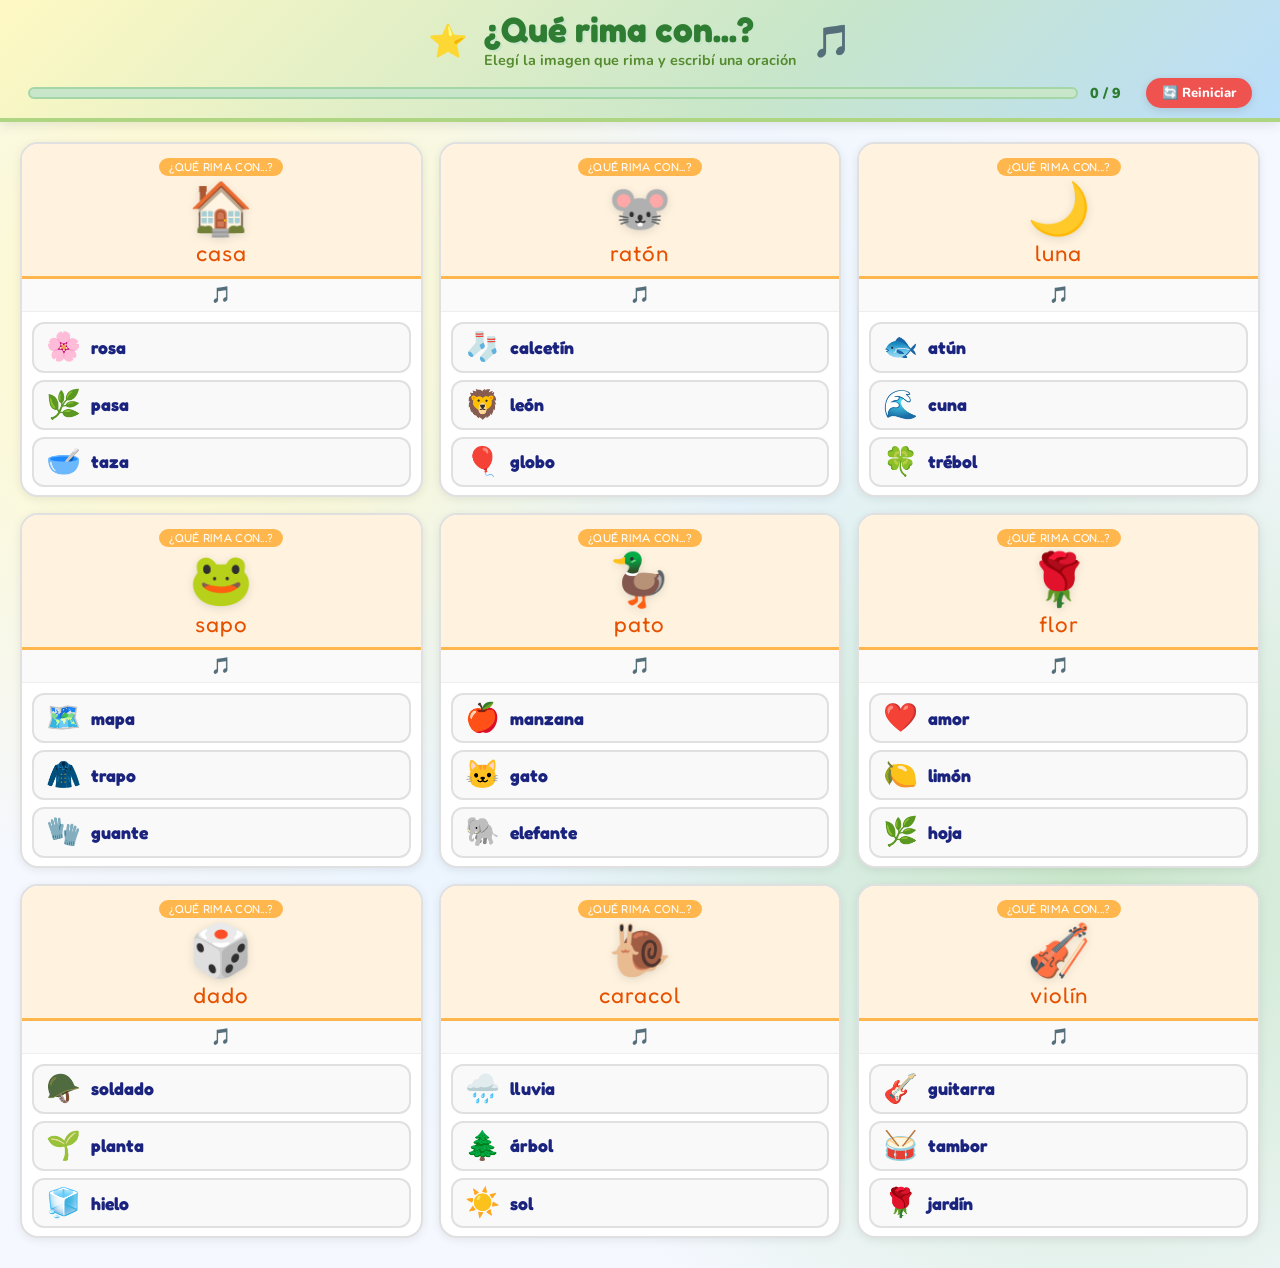
<file: rimas/index.html>
<!DOCTYPE html>
<html lang="es">
<head>
  <meta charset="UTF-8"/>
  <meta name="viewport" content="width=device-width, initial-scale=1.0"/>
  <title>¿Qué rima con...? 🎵</title>
  <link rel="preconnect" href="https://fonts.googleapis.com">
  <link href="https://fonts.googleapis.com/css2?family=Schoolbell&family=Nunito:wght@400;600;700;800;900&family=Fredoka+One&display=swap" rel="stylesheet">
  <link rel="stylesheet" href="style.css"/>
</head>
<body>

  <header>
    <div class="header-inner">
      <span class="star-icon">⭐</span>
      <div>
        <h1>¿Qué rima con...?</h1>
        <p class="subtitle">Elegí la imagen que rima y escribí una oración</p>
      </div>
      <span class="star-icon" style="animation-delay:.7s">🎵</span>
    </div>
    <div class="progress-wrap">
      <div class="progress-bar">
        <div class="progress-fill" id="progress-fill"></div>
      </div>
      <span class="progress-label" id="progress-label">0 / 9</span>
      <button class="btn-reset" onclick="resetAll()">🔄 Reiniciar</button>
    </div>
  </header>

  <main id="cards-container"></main>

  <!-- MODAL ESCRITURA -->
  <div id="modal" class="modal hidden">
    <div class="modal-box">
      <div class="modal-header">
        <span id="modal-pair-emoji"></span>
        <h2 id="modal-title">¡Riman! ✨</h2>
      </div>
      <p class="modal-prompt">Ahora escribí una oración usando estas dos palabras:</p>
      <div class="modal-words" id="modal-words"></div>
      <textarea id="sentence-input" class="sentence-input" placeholder="Escribí tu oración aquí..." rows="3" maxlength="200"></textarea>
      <div class="modal-actions">
        <button class="btn-confirm" onclick="confirmSentence()">✅ Guardar oración</button>
      </div>
    </div>
  </div>

  <!-- CELEBRACIÓN -->
  <div id="celebration" class="celebration hidden">
    <div class="celebration-box">
      <div class="cel-emoji">🎉</div>
      <h2>¡Felicitaciones!</h2>
      <p>Completaste todas las rimas.</p>
      <div class="summary" id="summary"></div>
      <button class="btn-play-again" onclick="resetAll()">🔄 Jugar de nuevo</button>
    </div>
  </div>

  <script src="script.js"></script>
</body>
</html>
</file>
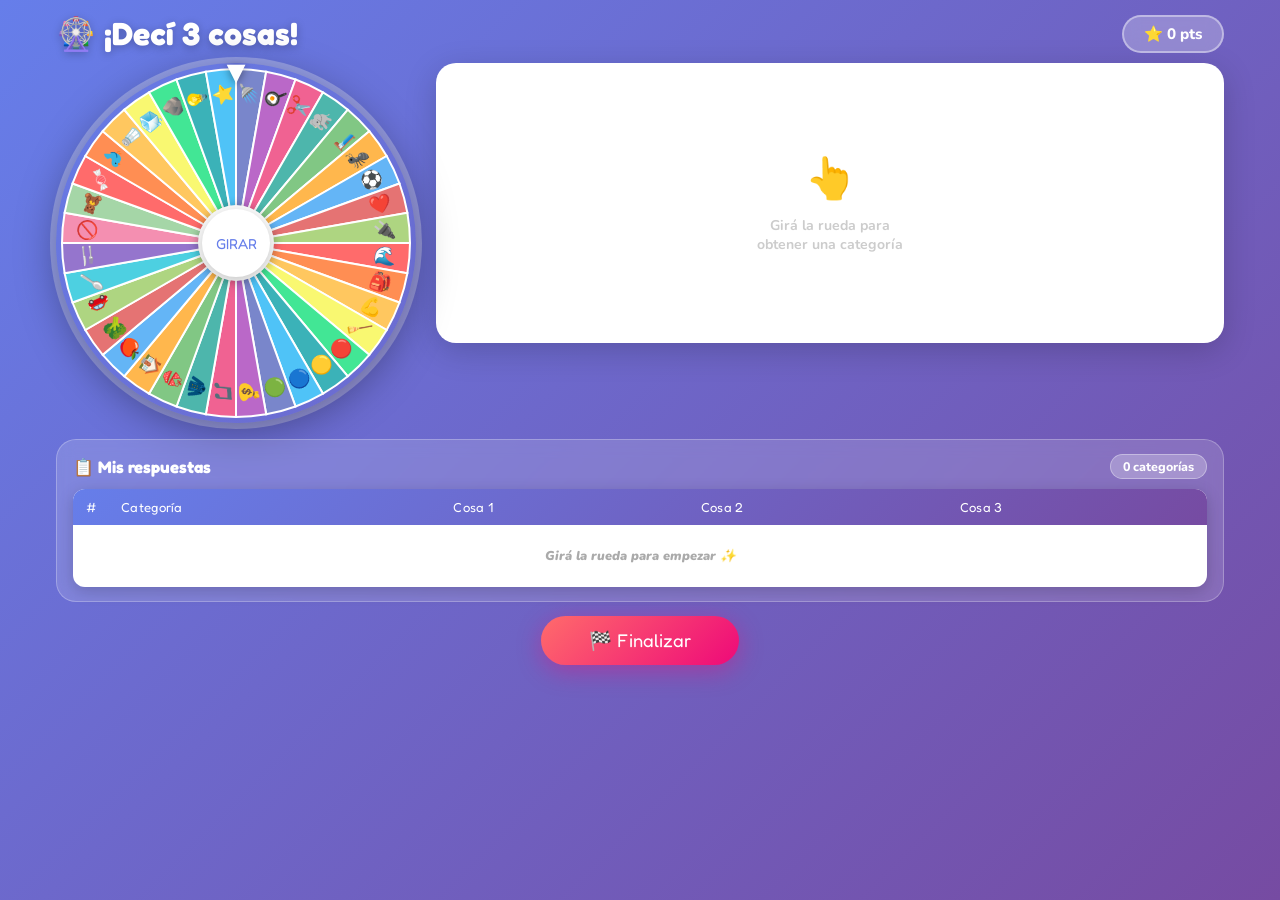
<file: rosco/index.html>
<!DOCTYPE html>
<html lang="es">
<head>
  <meta charset="UTF-8"/>
  <meta name="viewport" content="width=device-width, initial-scale=1.0"/>
  <title>¡Decí 3 cosas! 🎡</title>
  <link rel="preconnect" href="https://fonts.googleapis.com">
  <link href="https://fonts.googleapis.com/css2?family=Fredoka+One&family=Nunito:wght@400;600;700;800;900&family=Schoolbell&display=swap" rel="stylesheet">
  <link rel="stylesheet" href="style.css"/>
</head>
<body>

<!-- ===== PANTALLA JUEGO ===== -->
<div id="screen-game" class="screen active">

  <header class="game-header">
    <h1 class="game-title">🎡 ¡Decí 3 cosas!</h1>
    <div class="score-badge">⭐ <span id="score-display">0</span> pts</div>
  </header>

  <!-- RUEDA + PANEL -->
  <div class="wheel-area">

    <!-- RUEDA -->
    <div class="wheel-wrapper">
      <canvas id="wheel-canvas" width="360" height="360"></canvas>
      <div class="wheel-center-btn" onclick="spinWheel()">
        <span id="spin-label">GIRAR</span>
      </div>
      <div class="wheel-arrow">▼</div>
    </div>

    <!-- PANEL RESPUESTAS -->
    <div class="answer-panel">

      <div class="category-display hidden" id="category-display">
        <div class="category-icon" id="cat-icon">🎯</div>
        <div class="category-text" id="cat-text"></div>
      </div>

      <div class="answers-area hidden" id="answers-area">
        <p class="answers-label">Escribí 3 cosas:</p>
        <div class="answer-inputs">
          <div class="answer-row">
            <span class="answer-num">1</span>
            <input class="answer-input" id="ans-1" type="text" placeholder="Primera cosa..." maxlength="60"/>
          </div>
          <div class="answer-row">
            <span class="answer-num">2</span>
            <input class="answer-input" id="ans-2" type="text" placeholder="Segunda cosa..." maxlength="60"/>
          </div>
          <div class="answer-row">
            <span class="answer-num">3</span>
            <input class="answer-input" id="ans-3" type="text" placeholder="Tercera cosa..." maxlength="60"/>
          </div>
        </div>
        <button class="btn-submit" onclick="submitAnswers()">✅ Listo</button>
      </div>

      <div class="placeholder-msg" id="placeholder-msg">
        <span class="placeholder-emoji">👆</span>
        <p>Girá la rueda para obtener una categoría</p>
      </div>

    </div>
  </div>

  <!-- TABLA DE RESPUESTAS -->
  <div class="history-section">
    <div class="history-header">
      <h3>📋 Mis respuestas</h3>
      <span class="history-count" id="history-count">0 categorías</span>
    </div>
    <div class="table-wrap">
      <table class="answers-table">
        <thead>
          <tr>
            <th>#</th>
            <th>Categoría</th>
            <th>Cosa 1</th>
            <th>Cosa 2</th>
            <th>Cosa 3</th>
          </tr>
        </thead>
        <tbody id="table-body">
          <tr class="table-empty-row" id="table-empty-row">
            <td colspan="5">Girá la rueda para empezar ✨</td>
          </tr>
        </tbody>
      </table>
    </div>
  </div>

  <!-- BOTÓN FINALIZAR -->
  <div class="finish-bar">
    <button class="btn-finish" onclick="finishGame()">🏁 Finalizar</button>
  </div>

</div>

<!-- ===== PANTALLA RESULTADO ===== -->
<div id="screen-result" class="screen hidden">
  <div class="result-card">
    <div class="result-trophy">🏆</div>
    <h2>¡Muy bien!</h2>
    <div class="result-score">
      <span class="score-big" id="result-score">0</span>
      <span class="score-unit">puntos</span>
    </div>
    <p class="result-sub" id="result-sub">Completaste 0 categorías.</p>
    <div class="result-table-wrap">
      <table class="answers-table result-table">
        <thead>
          <tr>
            <th>#</th>
            <th>Categoría</th>
            <th>Cosa 1</th>
            <th>Cosa 2</th>
            <th>Cosa 3</th>
          </tr>
        </thead>
        <tbody id="result-table-body"></tbody>
      </table>
    </div>
    <button class="btn-play-again" onclick="playAgain()">🔄 Jugar de nuevo</button>
  </div>
</div>

<script src="script.js"></script>
</body>
</html>
</file>
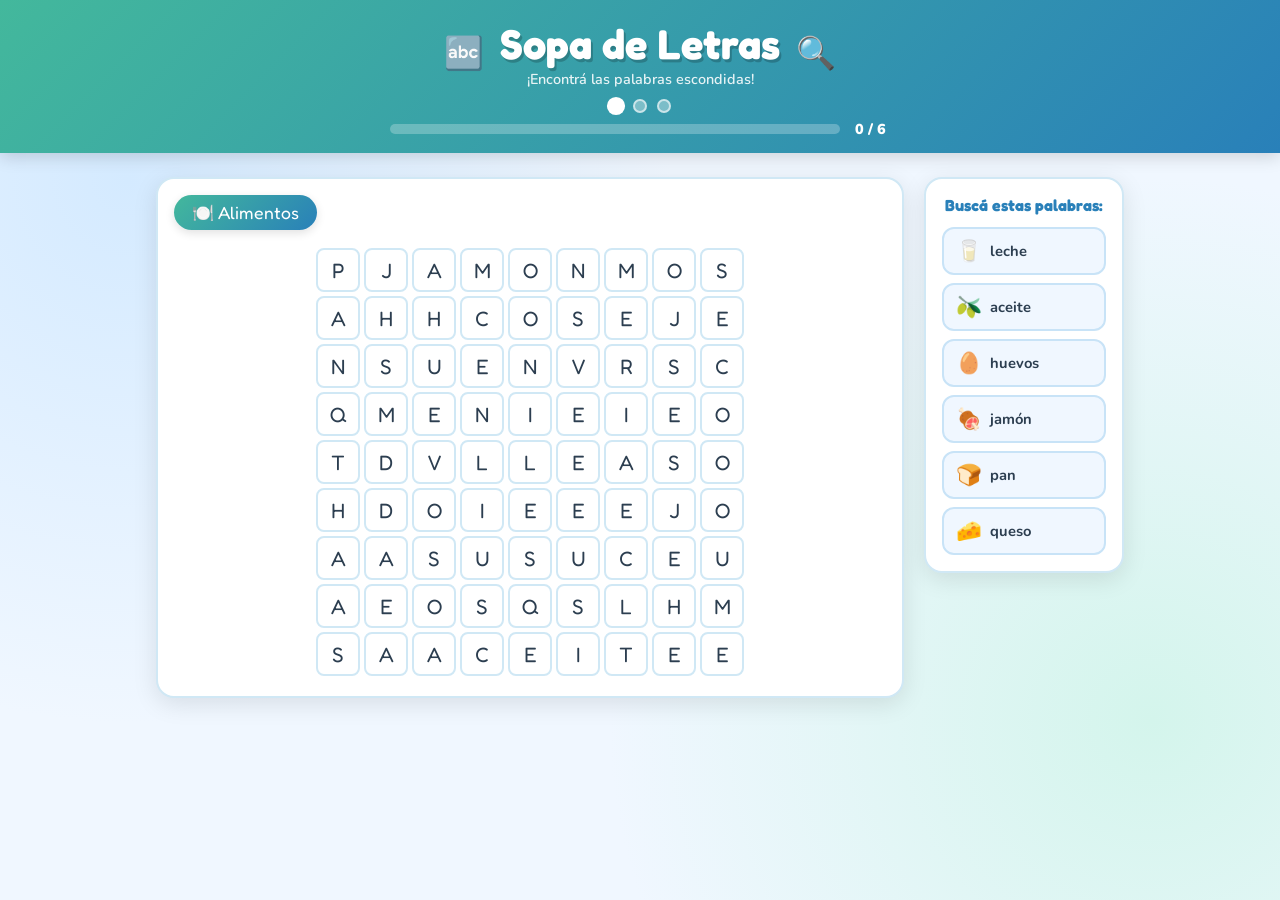
<file: sopa/index.html>
<!DOCTYPE html>
<html lang="es">
<head>
  <meta charset="UTF-8"/>
  <meta name="viewport" content="width=device-width, initial-scale=1.0"/>
  <title>Sopa de Letras 🔤</title>
  <link href="https://fonts.googleapis.com/css2?family=Fredoka+One&family=Nunito:wght@400;600;700;800;900&display=swap" rel="stylesheet">
  <link rel="stylesheet" href="style.css"/>
</head>
<body>

<header>
  <div class="header-inner">
    <span class="hdr-emoji">🔤</span>
    <div>
      <h1>Sopa de Letras</h1>
      <p class="subtitle">¡Encontrá las palabras escondidas!</p>
    </div>
    <span class="hdr-emoji" style="animation-delay:.5s">🔍</span>
  </div>
  <div class="puzzle-nav">
    <div class="puzzle-dot active" id="dot-0"></div>
    <div class="puzzle-dot" id="dot-1"></div>
    <div class="puzzle-dot" id="dot-2"></div>
  </div>
  <div class="progress-wrap">
    <div class="progress-bar"><div class="progress-fill" id="progress-fill"></div></div>
    <span class="progress-label" id="progress-label">0 / 6</span>
  </div>
</header>

<main>
  <div class="game-layout">
    <div class="grid-panel">
      <div class="category-badge" id="category-badge">🍽️ Alimentos</div>
      <div class="grid-container" id="grid-container"></div>
    </div>
    <div class="words-panel">
      <h3>Buscá estas palabras:</h3>
      <div class="word-list" id="word-list"></div>
    </div>
  </div>
</main>

<div id="modal-level" class="modal hidden">
  <div class="modal-box">
    <div class="modal-emoji">🎉</div>
    <h2 id="modal-title">¡Nivel completado!</h2>
    <p id="modal-msg">Encontraste todas las palabras.</p>
    <button class="btn-next" id="btn-next" onclick="nextPuzzle()">Siguiente sopa ➡️</button>
  </div>
</div>

<div id="modal-final" class="modal hidden">
  <div class="modal-box">
    <div class="modal-emoji">🏆</div>
    <h2>¡Felicitaciones!</h2>
    <p>Completaste las 3 sopas de letras.</p>
    <div class="confetti-row">🎊 🌟 🎊 🌟 🎊</div>
    <button class="btn-next" onclick="restartAll()">🔄 Jugar de nuevo</button>
  </div>
</div>

<script src="script.js"></script>
</body>
</html>
</file>
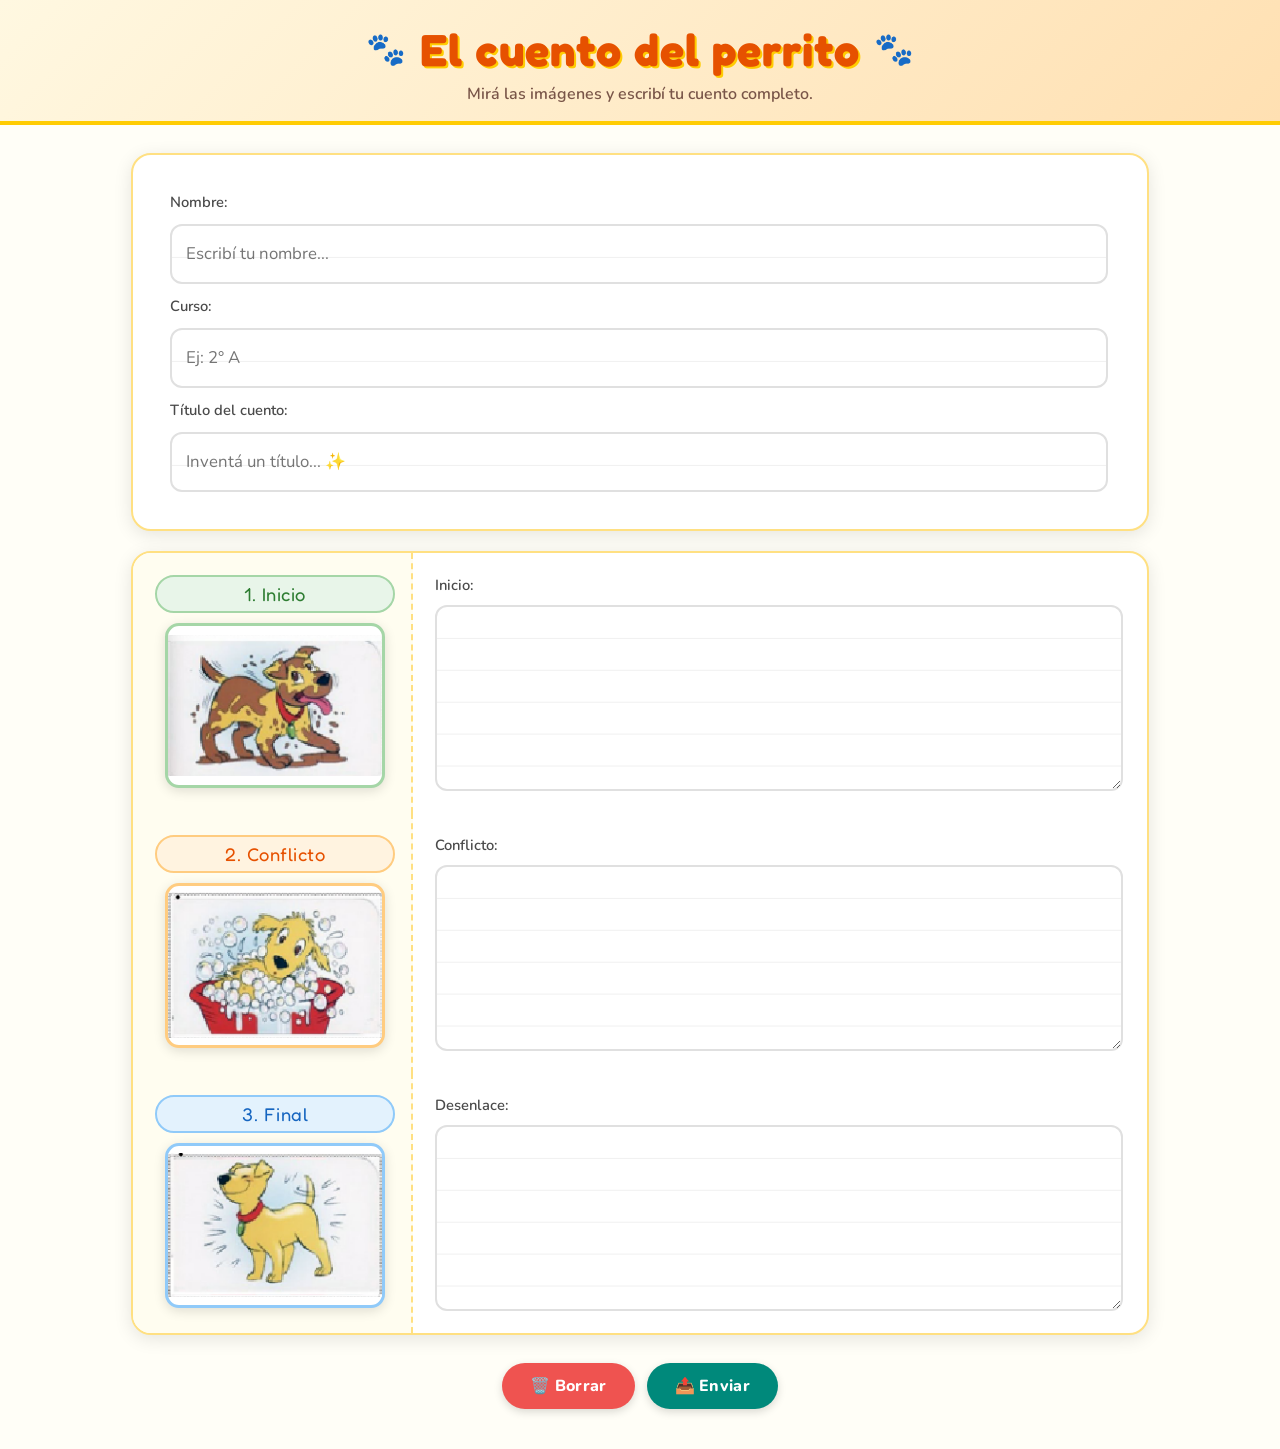
<file: produccion-escritaI/chargpt.html>
<!DOCTYPE html>
<html lang="es">
<head>
  <meta charset="UTF-8" />
  <meta name="viewport" content="width=device-width, initial-scale=1.0"/>
  <title>El cuento del perrito 🐶</title>

  <link rel="preconnect" href="https://fonts.googleapis.com">
  <link href="https://fonts.googleapis.com/css2?family=Nunito:wght@400;600;700;800;900&family=Fredoka+One&display=swap" rel="stylesheet">
  <link rel="stylesheet" href="style.css"/>
</head>
<body>

  <header>
    <div class="header-inner">
      <span class="paw">🐾</span>
      <h1>El cuento del perrito</h1>
      <span class="paw">🐾</span>
    </div>
    <p class="subtitle">Mirá las imágenes y escribí tu cuento completo.</p>
  </header>

  <main>

    <!-- 🧑 DATOS -->
    <section class="story-table" style="margin-bottom:20px; padding:15px;">
      <div class="col-write" style="gap:12px;">

        <label class="write-label">Nombre:</label>
        <input id="nombre" class="story-area" type="text" placeholder="Escribí tu nombre...">

        <label class="write-label">Curso:</label>
        <input id="curso" class="story-area" type="text" placeholder="Ej: 2° A">

        <label class="write-label">Título del cuento:</label>
        <input id="titulo" class="story-area" type="text" placeholder="Inventá un título... ✨">

      </div>
    </section>

    <div class="story-table">

      <!-- INICIO -->
      <section class="story-row">
        <div class="col-image">
          <div class="part-badge badge-inicio">1. Inicio</div>
          <div class="image-frame frame-inicio">
            <img src="inicio.png"/>
          </div>
        </div>

        <div class="col-write">
          <label class="write-label">Inicio:</label>
          <textarea id="ta-inicio" class="story-area"></textarea>
        </div>
      </section>

      <!-- CONFLICTO -->
      <section class="story-row">
        <div class="col-image">
          <div class="part-badge badge-conflicto">2. Conflicto</div>
          <div class="image-frame frame-conflicto">
            <img src="conflicto.png"/>
          </div>
        </div>

        <div class="col-write">
          <label class="write-label">Conflicto:</label>
          <textarea id="ta-conflicto" class="story-area"></textarea>
        </div>
      </section>

      <!-- DESENLACE -->
      <section class="story-row">
        <div class="col-image">
          <div class="part-badge badge-desenlace">3. Final</div>
          <div class="image-frame frame-desenlace">
            <img src="desenlace.png"/>
          </div>
        </div>

        <div class="col-write">
          <label class="write-label">Desenlace:</label>
          <textarea id="ta-desenlace" class="story-area"></textarea>
        </div>
      </section>

    </div>

    <!-- BOTONES -->
    <div class="actions-bar">
      <button class="btn btn-clear" onclick="clearAll()">🗑️ Borrar</button>
      <button class="btn btn-print" onclick="enviarCuento()">📤 Enviar</button>
    </div>

  </main>

  <script src="script.js"></script>
</body>
</html>
</file>
<file: style.css>
:root {
    --yellow: #FFD166;
    --blue: #118AB2;
    --green: #06D6A0;
    --pink: #EF476F;
    --orange: #F78C6B;
    --purple: #8338EC;
}

body {
    background-color: #f0f9ff;
    font-family: 'Fredoka One', cursive;
    margin: 0;
    display: flex;
    flex-direction: column;
    align-items: center;
    min-height: 100vh;
}

header {
    text-align: center;
    margin-top: 30px;
    color: #264653;
}

h1 { font-size: 3rem; text-shadow: 3px 3px #fff; }

.menu-container {
    display: grid;
    grid-template-columns: repeat(auto-fit, minmax(200px, 1fr));
    gap: 25px;
    padding: 40px;
    width: 90%;
    max-width: 1000px;
}

/* Tarjetas de Juego */
.game-card {
    border: none;
    border-radius: 25px;
    padding: 30px;
    font-size: 1.2rem;
    font-family: inherit;
    cursor: pointer;
    color: white;
    display: flex;
    flex-direction: column;
    align-items: center;
    transition: transform 0.3s cubic-bezier(0.175, 0.885, 0.32, 1.275), box-shadow 0.3s;
    box-shadow: 0 10px 0px rgba(0,0,0,0.1);
    position: relative;
}

.game-card:hover {
    transform: scale(1.1) rotate(2deg);
    box-shadow: 0 15px 20px rgba(0,0,0,0.15);
}

.game-card:active {
    transform: scale(0.95);
}

.icon {
    font-size: 3.5rem;
    margin-bottom: 15px;
}

/* Colores específicos con bordes inferiores para efecto 3D */
.card-yellow { background: var(--yellow); border-bottom: 8px solid #e5bc5c; color: #5e4a1a; }
.card-blue { background: var(--blue); border-bottom: 8px solid #0e6d8d; }
.card-green { background: var(--green); border-bottom: 8px solid #05a67c; }
.card-pink { background: var(--pink); border-bottom: 8px solid #bc3858; }
.card-orange { background: var(--orange); border-bottom: 8px solid #c97257; }
.card-purple { background: var(--purple); border-bottom: 8px solid #662bb9; }

/* Animación de flotación suave */
@keyframes float {
    0% { transform: translateY(0px); }
    50% { transform: translateY(-10px); }
    100% { transform: translateY(0px); }
}

.game-card:nth-child(odd) { animation: float 4s ease-in-out infinite; }
.game-card:nth-child(even) { animation: float 4s ease-in-out infinite 1s; }
</file>
<file: armar-palabras/style.css>
/* =============================================
   ARMÁ PALABRAS CON SÍLABAS
   Ficha interactiva — 2° grado primaria
   ============================================= */

*, *::before, *::after { box-sizing: border-box; margin: 0; padding: 0; }

:root {
  --col-a:        #ff7043;
  --col-a-light:  #fff3ef;
  --col-a-border: #ffccbc;
  --col-b:        #1e88e5;
  --col-b-light:  #e3f2fd;
  --col-b-border: #90caf9;
  --col-word:     #43a047;
  --col-word-light: #f1f8e9;
  --col-word-border: #a5d6a7;
  --col-img:      #8e24aa;
  --col-img-light:#f3e5f5;
  --col-img-border:#ce93d8;
  --bg:           #fffef7;
  --card-shadow:  0 4px 16px rgba(0,0,0,0.10);
  --radius:       16px;
  --font-main:    'Nunito', sans-serif;
  --font-title:   'Fredoka One', cursive;
}

body {
  font-family: var(--font-main);
  background: var(--bg);
  min-height: 100vh;
  color: #333;
}

/* ---- HEADER ---- */
header {
  background: linear-gradient(135deg, #e8f5e9 0%, #e3f2fd 50%, #fff3e0 100%);
  border-bottom: 4px solid #a5d6a7;
  padding: 20px 16px 14px;
  text-align: center;
}

.header-inner {
  display: flex;
  align-items: center;
  justify-content: center;
  gap: 14px;
  margin-bottom: 5px;
}

h1 {
  font-family: var(--font-title);
  font-size: clamp(1.7rem, 4.5vw, 2.6rem);
  color: #2e7d32;
  text-shadow: 2px 2px 0 #c8e6c9;
}

.bounce-icon {
  font-size: 1.9rem;
  display: inline-block;
  animation: bounce 1.8s ease-in-out infinite;
}

@keyframes bounce {
  0%, 100% { transform: translateY(0); }
  50%       { transform: translateY(-8px); }
}

.subtitle {
  font-size: .92rem;
  color: #558b2f;
  font-weight: 600;
  max-width: 580px;
  margin: 0 auto;
}

/* ---- SCORE BAR ---- */
.score-bar {
  display: flex;
  align-items: center;
  justify-content: space-between;
  max-width: 900px;
  margin: 14px auto 0;
  padding: 0 16px;
}

.score-pill {
  background: white;
  border: 2.5px solid #a5d6a7;
  border-radius: 30px;
  padding: 7px 18px;
  display: flex;
  align-items: center;
  gap: 8px;
  font-weight: 800;
  font-size: .95rem;
  color: #2e7d32;
  box-shadow: 0 2px 8px rgba(0,0,0,0.08);
}

.score-icon { font-size: 1.1rem; }

.btn-reset {
  font-family: var(--font-main);
  font-size: .88rem;
  font-weight: 800;
  padding: 8px 18px;
  border-radius: 30px;
  border: none;
  background: #ef5350;
  color: white;
  cursor: pointer;
  box-shadow: 0 2px 8px rgba(0,0,0,0.12);
  transition: transform .12s, box-shadow .12s;
}
.btn-reset:hover  { transform: translateY(-2px); box-shadow: 0 4px 12px rgba(0,0,0,0.18); }
.btn-reset:active { transform: scale(.96); }

/* ---- MAIN ---- */
main {
  max-width: 960px;
  margin: 16px auto 40px;
  padding: 0 12px;
}

/* ---- GAME AREA ---- */
.game-area {
  display: grid;
  grid-template-columns: 1fr 1fr 160px 100px;
  gap: 10px;
  align-items: start;
  background: white;
  border-radius: var(--radius);
  box-shadow: var(--card-shadow);
  border: 2.5px solid #e0e0e0;
  padding: 16px 14px 20px;
}

/* ---- COL HEADERS ---- */
.col-header {
  font-family: var(--font-title);
  font-size: 1rem;
  text-align: center;
  padding: 7px 10px;
  border-radius: 10px;
  margin-bottom: 10px;
}

.col-a .col-header     { background: var(--col-a-light);    color: #bf360c; border: 2px solid var(--col-a-border); }
.col-b .col-header     { background: var(--col-b-light);    color: #0d47a1; border: 2px solid var(--col-b-border); }
.col-center .col-header{ background: var(--col-word-light);  color: #1b5e20; border: 2px solid var(--col-word-border); }
.col-images .col-header{ background: var(--col-img-light);  color: #4a148c; border: 2px solid var(--col-img-border); }

/* ---- SÍLABAS ---- */
.col-silabas {
  display: flex;
  flex-direction: column;
  gap: 6px;
}

.silaba-btn {
  font-family: var(--font-title);
  font-size: 1.35rem;
  text-align: center;
  padding: 10px 8px;
  border-radius: 12px;
  border: 3px solid transparent;
  cursor: pointer;
  transition: transform .13s, box-shadow .13s, background .15s, opacity .35s;
  user-select: none;
  position: relative;
  line-height: 1;
}

.col-a .silaba-btn {
  background: var(--col-a-light);
  border-color: var(--col-a-border);
  color: #bf360c;
}

.col-b .silaba-btn {
  background: var(--col-b-light);
  border-color: var(--col-b-border);
  color: #0d47a1;
}

.silaba-btn:hover:not([style*="visibility"]):not(.correct) {
  transform: scale(1.08);
  box-shadow: 0 4px 14px rgba(0,0,0,0.18);
}

.silaba-btn:active:not([style*="visibility"]):not(.correct) { transform: scale(.95); }

.silaba-btn.selected {
  border-width: 3px;
  box-shadow: 0 0 0 3px rgba(0,0,0,0.15);
  transform: scale(1.06);
}

.col-a .silaba-btn.selected { background: var(--col-a); color: white; border-color: var(--col-a); }
.col-b .silaba-btn.selected { background: var(--col-b); color: white; border-color: var(--col-b); }

/* ---- FADE OUT (al acertar) ---- */
.fade-out {
  animation: fadeOut .35s ease forwards;
}

@keyframes fadeOut {
  0%   { opacity: 1; transform: scale(1); }
  100% { opacity: 0; transform: scale(0.7); }
}

/* ---- WORD SLOTS (centro) ---- */
.col-center {
  display: flex;
  flex-direction: column;
}

.word-slots {
  display: flex;
  flex-direction: column;
  gap: 6px;
}

.word-slot {
  min-height: 52px;
  border-radius: 12px;
  border: 2.5px dashed var(--col-word-border);
  background: var(--col-word-light);
  display: flex;
  align-items: center;
  justify-content: center;
  font-family: var(--font-title);
  font-size: 1.25rem;
  color: #1b5e20;
  padding: 4px 8px;
  letter-spacing: 2px;
  transition: all .25s;
  position: relative;
  overflow: hidden;
}

.word-slot.correct-word {
  background: #e8f5e9;
  border-style: solid;
  border-color: #43a047;
  animation: correct-pulse .45s ease;
}

@keyframes correct-pulse {
  0%   { transform: scale(1); }
  40%  { transform: scale(1.08); }
  100% { transform: scale(1); }
}

.word-slot .word-text {
  display: inline-block;
}

.word-slot .word-text.hidden {
  display: none;
}

.word-slot .check-icon {
  position: absolute;
  right: 7px;
  font-size: .9rem;
  opacity: 0;
  transition: opacity .3s;
}

.word-slot.correct-word .check-icon { opacity: 1; }

/* ---- IMÁGENES ---- */
.col-images {
  display: flex;
  flex-direction: column;
}

.img-slot {
  min-height: 52px;
  border-radius: 12px;
  border: 2.5px solid var(--col-img-border);
  background: var(--col-img-light);
  display: flex;
  align-items: center;
  justify-content: center;
  font-size: 2rem;
  cursor: pointer;
  transition: transform .2s, opacity .35s, box-shadow .2s;
  user-select: none;
  position: relative;
  margin-bottom: 6px;
}

.img-slot:hover { transform: scale(1.05); }

.img-slot.selected {
  border: 3px solid var(--col-img);
  box-shadow: 0 0 0 3px rgba(142, 36, 170, 0.2);
  transform: scale(1.06);
  background: #ead5f5;
}

.img-slot .img-tooltip {
  display: none;
  position: absolute;
  bottom: 100%;
  left: 50%;
  transform: translateX(-50%);
  background: #333;
  color: white;
  font-size: .72rem;
  font-weight: 700;
  padding: 3px 9px;
  border-radius: 8px;
  white-space: nowrap;
  pointer-events: none;
  margin-bottom: 4px;
}

.img-slot:hover .img-tooltip { display: block; }

/* ---- WRONG SHAKE ---- */
@keyframes shake {
  0%, 100% { transform: translateX(0); }
  20%       { transform: translateX(-6px); }
  40%       { transform: translateX(6px); }
  60%       { transform: translateX(-4px); }
  80%       { transform: translateX(4px); }
}

.silaba-btn.wrong,
.img-slot.wrong {
  animation: shake .4s ease;
  border-color: #ef5350 !important;
  background: #ffebee !important;
}

/* ---- CELEBRATION ---- */
.celebration {
  position: fixed;
  inset: 0;
  background: rgba(0,0,0,.5);
  display: flex;
  align-items: center;
  justify-content: center;
  z-index: 200;
}

.celebration.hidden { display: none; }

.celebration-box {
  background: white;
  border-radius: 24px;
  padding: 36px 40px;
  text-align: center;
  border: 4px solid #a5d6a7;
  box-shadow: 0 16px 48px rgba(0,0,0,.25);
  animation: pop-up .4s ease;
}

@keyframes pop-up {
  0%   { transform: scale(.5); opacity: 0; }
  70%  { transform: scale(1.06); }
  100% { transform: scale(1); opacity: 1; }
}

.cel-emoji { font-size: 3.5rem; margin-bottom: 10px; }

.celebration-box h2 {
  font-family: var(--font-title);
  font-size: 2rem;
  color: #2e7d32;
  margin-bottom: 8px;
}

.celebration-box p {
  font-size: 1rem;
  color: #555;
  margin-bottom: 20px;
}

.btn-play-again {
  font-family: var(--font-main);
  font-size: 1rem;
  font-weight: 800;
  padding: 12px 28px;
  border-radius: 30px;
  border: none;
  background: #43a047;
  color: white;
  cursor: pointer;
  box-shadow: 0 4px 12px rgba(0,0,0,0.18);
  transition: transform .12s;
}
.btn-play-again:hover { transform: translateY(-3px); }

/* ---- RESPONSIVE ---- */
@media (max-width: 640px) {
  .game-area {
    grid-template-columns: 1fr 1fr 110px 72px;
    gap: 6px;
    padding: 12px 7px 16px;
  }
  .silaba-btn { font-size: 1.1rem; padding: 9px 5px; }
  .word-slot  { font-size: 1rem; min-height: 46px; }
  .img-slot   { font-size: 1.5rem; min-height: 46px; }
  h1          { font-size: 1.5rem; }
}
</file>
<file: armar-palabras3/style.css>
/* =============================================
   ARMÁ PALABRAS DE 3 SÍLABAS — 2° grado
   ============================================= */

*, *::before, *::after { box-sizing: border-box; margin: 0; padding: 0; }

:root {
  --col-a:        #ff7043;
  --col-a-light:  #fff3ef;
  --col-a-border: #ffccbc;
  --col-b:        #1e88e5;
  --col-b-light:  #e3f2fd;
  --col-b-border: #90caf9;
  --col-c:        #00897b;
  --col-c-light:  #e0f2f1;
  --col-c-border: #80cbc4;
  --col-img:      #8e24aa;
  --col-img-light:#f3e5f5;
  --col-img-border:#ce93d8;
  --bg:           #fffef7;
  --card-shadow:  0 4px 16px rgba(0,0,0,0.10);
  --radius:       16px;
  --font-main:    'Nunito', sans-serif;
  --font-title:   'Fredoka One', cursive;
}

body {
  font-family: var(--font-main);
  background: var(--bg);
  min-height: 100vh;
  color: #333;
}

/* ---- HEADER ---- */
header {
  background: linear-gradient(135deg, #e8f5e9 0%, #e3f2fd 50%, #fff3e0 100%);
  border-bottom: 4px solid #a5d6a7;
  padding: 18px 16px 12px;
  text-align: center;
}

.header-inner {
  display: flex;
  align-items: center;
  justify-content: center;
  gap: 14px;
  margin-bottom: 5px;
}

h1 {
  font-family: var(--font-title);
  font-size: clamp(1.6rem, 4vw, 2.4rem);
  color: #2e7d32;
  text-shadow: 2px 2px 0 #c8e6c9;
}

.bounce-icon {
  font-size: 1.8rem;
  display: inline-block;
  animation: bounce 1.8s ease-in-out infinite;
}

@keyframes bounce {
  0%, 100% { transform: translateY(0); }
  50%       { transform: translateY(-8px); }
}

.subtitle {
  font-size: .88rem;
  color: #558b2f;
  font-weight: 600;
  max-width: 600px;
  margin: 0 auto;
}

/* ---- SCORE BAR ---- */
.score-bar {
  display: flex;
  align-items: center;
  justify-content: space-between;
  max-width: 1100px;
  margin: 12px auto 0;
  padding: 0 16px;
}

.score-pill {
  background: white;
  border: 2.5px solid #a5d6a7;
  border-radius: 30px;
  padding: 6px 16px;
  display: flex;
  align-items: center;
  gap: 8px;
  font-weight: 800;
  font-size: .9rem;
  color: #2e7d32;
  box-shadow: 0 2px 8px rgba(0,0,0,0.08);
}

.score-icon { font-size: 1rem; }

.btn-reset {
  font-family: var(--font-main);
  font-size: .85rem;
  font-weight: 800;
  padding: 7px 16px;
  border-radius: 30px;
  border: none;
  background: #ef5350;
  color: white;
  cursor: pointer;
  box-shadow: 0 2px 8px rgba(0,0,0,0.12);
  transition: transform .12s, box-shadow .12s;
}
.btn-reset:hover  { transform: translateY(-2px); box-shadow: 0 4px 12px rgba(0,0,0,0.18); }
.btn-reset:active { transform: scale(.96); }

/* ---- MAIN ---- */
main {
  max-width: 1100px;
  margin: 14px auto 40px;
  padding: 0 12px;
}

/* ---- GAME AREA: 4 columnas ---- */
.game-area {
  display: grid;
  grid-template-columns: 1fr 1fr 1fr 100px;
  gap: 10px;
  align-items: start;
  background: white;
  border-radius: var(--radius);
  box-shadow: var(--card-shadow);
  border: 2.5px solid #e0e0e0;
  padding: 14px 12px 18px;
}

/* ---- COL HEADERS ---- */
.col-header {
  font-family: var(--font-title);
  font-size: .95rem;
  text-align: center;
  padding: 6px 8px;
  border-radius: 10px;
  margin-bottom: 8px;
}

.col-a .col-header    { background: var(--col-a-light);   color: #bf360c; border: 2px solid var(--col-a-border); }
.col-b .col-header    { background: var(--col-b-light);   color: #0d47a1; border: 2px solid var(--col-b-border); }
.col-c .col-header    { background: var(--col-c-light);   color: #004d40; border: 2px solid var(--col-c-border); }
.col-images .col-header { background: var(--col-img-light); color: #4a148c; border: 2px solid var(--col-img-border); }

/* ---- COLUMNAS SÍLABAS ---- */
.col-silabas {
  display: flex;
  flex-direction: column;
  gap: 5px;
}

.silaba-btn {
  font-family: var(--font-title);
  font-size: 1.2rem;
  text-align: center;
  padding: 8px 6px;
  border-radius: 10px;
  border: 3px solid transparent;
  cursor: pointer;
  transition: transform .13s, box-shadow .13s, background .15s, opacity .35s;
  user-select: none;
  line-height: 1;
}

.col-a .silaba-btn { background: var(--col-a-light); border-color: var(--col-a-border); color: #bf360c; }
.col-b .silaba-btn { background: var(--col-b-light); border-color: var(--col-b-border); color: #0d47a1; }
.col-c .silaba-btn { background: var(--col-c-light); border-color: var(--col-c-border); color: #004d40; }

.silaba-btn:hover:not([style*="visibility"]) {
  transform: scale(1.07);
  box-shadow: 0 4px 12px rgba(0,0,0,0.15);
}
.silaba-btn:active:not([style*="visibility"]) { transform: scale(.95); }

.silaba-btn.selected { box-shadow: 0 0 0 3px rgba(0,0,0,0.15); transform: scale(1.06); }
.col-a .silaba-btn.selected { background: var(--col-a); color: white; border-color: var(--col-a); }
.col-b .silaba-btn.selected { background: var(--col-b); color: white; border-color: var(--col-b); }
.col-c .silaba-btn.selected { background: var(--col-c); color: white; border-color: var(--col-c); }

/* ---- FADE OUT ---- */
.fade-out { animation: fadeOut .35s ease forwards; }

@keyframes fadeOut {
  0%   { opacity: 1; transform: scale(1); }
  100% { opacity: 0; transform: scale(0.7); }
}

/* ---- COLUMNA EMOJI / PALABRA ---- */
.col-images {
  display: flex;
  flex-direction: column;
  gap: 5px;
}

.img-slot {
  min-height: 46px;
  border-radius: 10px;
  border: 2.5px solid var(--col-img-border);
  background: var(--col-img-light);
  display: flex;
  align-items: center;
  justify-content: center;
  font-size: 1.7rem;
  cursor: pointer;
  transition: transform .2s, box-shadow .2s, background .2s;
  user-select: none;
  position: relative;
}

.img-slot:hover:not(.solved) { transform: scale(1.06); }

.img-slot.selected {
  border: 3px solid var(--col-img);
  box-shadow: 0 0 0 3px rgba(142,36,170,0.2);
  transform: scale(1.06);
  background: #ead5f5;
}

/* Cuando está resuelta: mostrar la palabra */
.img-slot.solved {
  cursor: default;
  background: #e8f5e9;
  border-color: #43a047;
  font-family: var(--font-title);
  font-size: clamp(.75rem, 1.4vw, .95rem);
  color: #1b5e20;
  letter-spacing: 1px;
  padding: 4px 4px;
  text-align: center;
  animation: correct-pulse .4s ease;
}

@keyframes correct-pulse {
  0%   { transform: scale(1); }
  40%  { transform: scale(1.1); }
  100% { transform: scale(1); }
}

.slot-emoji { line-height: 1; }
.slot-word  { font-family: var(--font-title); font-size: clamp(.72rem, 1.3vw, .9rem); color: #1b5e20; }
.hidden     { display: none !important; }

.img-tooltip {
  display: none;
  position: absolute;
  bottom: 100%;
  left: 50%;
  transform: translateX(-50%);
  background: #333;
  color: white;
  font-size: .68rem;
  font-weight: 700;
  padding: 3px 8px;
  border-radius: 8px;
  white-space: nowrap;
  pointer-events: none;
  margin-bottom: 4px;
}
.img-slot:hover .img-tooltip { display: block; }

/* ---- WRONG SHAKE ---- */
@keyframes shake {
  0%, 100% { transform: translateX(0); }
  20%       { transform: translateX(-6px); }
  40%       { transform: translateX(6px); }
  60%       { transform: translateX(-4px); }
  80%       { transform: translateX(4px); }
}

.silaba-btn.wrong,
.img-slot.wrong {
  animation: shake .4s ease;
  border-color: #ef5350 !important;
  background: #ffebee !important;
}

/* ---- CELEBRATION ---- */
.celebration {
  position: fixed;
  inset: 0;
  background: rgba(0,0,0,.5);
  display: flex;
  align-items: center;
  justify-content: center;
  z-index: 200;
}
.celebration.hidden { display: none; }

.celebration-box {
  background: white;
  border-radius: 24px;
  padding: 36px 40px;
  text-align: center;
  border: 4px solid #a5d6a7;
  box-shadow: 0 16px 48px rgba(0,0,0,.25);
  animation: pop-up .4s ease;
}

@keyframes pop-up {
  0%   { transform: scale(.5); opacity: 0; }
  70%  { transform: scale(1.06); }
  100% { transform: scale(1); opacity: 1; }
}

.cel-emoji { font-size: 3.5rem; margin-bottom: 10px; }

.celebration-box h2 {
  font-family: var(--font-title);
  font-size: 2rem;
  color: #2e7d32;
  margin-bottom: 8px;
}

.celebration-box p { font-size: 1rem; color: #555; margin-bottom: 20px; }

.btn-play-again {
  font-family: var(--font-main);
  font-size: 1rem;
  font-weight: 800;
  padding: 12px 28px;
  border-radius: 30px;
  border: none;
  background: #43a047;
  color: white;
  cursor: pointer;
  box-shadow: 0 4px 12px rgba(0,0,0,0.18);
  transition: transform .12s;
}
.btn-play-again:hover { transform: translateY(-3px); }

/* ---- RESPONSIVE ---- */
@media (max-width: 700px) {
  .game-area { grid-template-columns: 1fr 1fr 1fr 72px; gap: 6px; padding: 10px 6px 14px; }
  .silaba-btn { font-size: 1rem; padding: 7px 4px; }
  .img-slot   { min-height: 40px; font-size: 1.4rem; }
}
</file>
<file: encontrar-palabra/style.css>
/* =============================================
   LEO Y MARCO LAS PALABRAS — 2º grado
   Layout horizontal Chromebook: emojis izq | palabras der
   ============================================= */

*, *::before, *::after { box-sizing: border-box; margin: 0; padding: 0; }

:root {
  --bg:           #fef9f0;
  --header-grad:  linear-gradient(120deg, #fff9c4 0%, #c8e6c9 50%, #bbdefb 100%);
  --header-border:#aed581;
  --font-main:    'Baloo 2', cursive;
  --font-title:   'Fredoka One', cursive;
  --radius-lg:    20px;
  --radius-md:    14px;
  --radius-sm:    10px;
  --shadow:       0 4px 20px rgba(0,0,0,0.10);
  --shadow-hover: 0 8px 28px rgba(0,0,0,0.16);
}

body {
  font-family: var(--font-main);
  background: var(--bg);
  min-height: 100vh;
  display: flex;
  flex-direction: column;
  overflow-x: hidden;
}

/* ---- HEADER ---- */
header {
  background: var(--header-grad);
  border-bottom: 4px solid var(--header-border);
  padding: 12px 24px 10px;
}

.header-inner {
  display: flex;
  align-items: center;
  justify-content: center;
  gap: 16px;
  max-width: 1280px;
  margin: 0 auto;
}

.bounce-icon {
  font-size: 2rem;
  display: inline-block;
  animation: bounce 2s ease-in-out infinite;
  flex-shrink: 0;
}

@keyframes bounce {
  0%, 100% { transform: translateY(0); }
  50%       { transform: translateY(-7px); }
}

.header-text { text-align: center; }

h1 {
  font-family: var(--font-title);
  font-size: clamp(1.4rem, 2.5vw, 2rem);
  color: #2e7d32;
  text-shadow: 2px 2px 0 #c8e6c9;
  line-height: 1.1;
}

.subtitle {
  font-size: clamp(.75rem, 1.2vw, .88rem);
  color: #558b2f;
  font-weight: 600;
  margin-top: 2px;
}

/* ---- SCORE BAR ---- */
.score-bar {
  display: flex;
  align-items: center;
  gap: 14px;
  max-width: 1280px;
  margin: 8px auto 0;
  padding: 0 20px;
  width: 100%;
}

.score-pill {
  background: white;
  border: 2.5px solid #a5d6a7;
  border-radius: 30px;
  padding: 5px 16px;
  display: flex;
  align-items: center;
  gap: 7px;
  font-weight: 800;
  font-size: .88rem;
  color: #2e7d32;
  box-shadow: 0 2px 8px rgba(0,0,0,0.08);
  white-space: nowrap;
}

.legend {
  display: flex;
  align-items: center;
  gap: 8px;
  font-size: .8rem;
  font-weight: 700;
  color: #555;
}

.legend-dot {
  width: 11px; height: 11px;
  border-radius: 50%;
  display: inline-block;
}
.img-dot  { background: #8e24aa; }
.word-dot { background: #1e88e5; }

.btn-reset {
  margin-left: auto;
  font-family: var(--font-main);
  font-size: .83rem;
  font-weight: 800;
  padding: 6px 16px;
  border-radius: 30px;
  border: none;
  background: #ef5350;
  color: white;
  cursor: pointer;
  box-shadow: 0 2px 8px rgba(0,0,0,0.12);
  transition: transform .12s, box-shadow .12s;
  white-space: nowrap;
}
.btn-reset:hover  { transform: translateY(-2px); box-shadow: 0 4px 14px rgba(0,0,0,0.2); }
.btn-reset:active { transform: scale(.96); }

/* ---- MAIN: horizontal izq/der ---- */
main {
  flex: 1;
  display: flex;
  flex-direction: row;       /* ← horizontal */
  gap: 14px;
  max-width: 1280px;
  width: 100%;
  margin: 12px auto 16px;
  padding: 0 20px;
  align-items: start;
}

/* ---- SECCIÓN IMÁGENES (izquierda) ---- */
.images-section {
  flex: 1 1 55%;             /* ocupa ~55% del ancho */
  background: white;
  border-radius: var(--radius-lg);
  border: 2.5px solid #e0e0e0;
  box-shadow: var(--shadow);
  padding: 14px;
}

.images-grid {
  display: grid;
  grid-template-columns: repeat(5, 1fr);
  gap: 8px;
}

.img-card {
  aspect-ratio: 1;
  border-radius: var(--radius-md);
  border: 3px solid #e0e0e0;
  background: #fafafa;
  display: flex;
  align-items: center;
  justify-content: center;
  cursor: pointer;
  position: relative;
  overflow: hidden;
  transition: transform .15s, box-shadow .15s, border-color .2s, background .2s;
  flex-direction: column;
}

.img-card .emoji {
  font-size: clamp(1.8rem, 3.5vw, 2.8rem);
  line-height: 1;
  user-select: none;
  transition: transform .2s;
}

.img-card:hover:not(.solved) {
  transform: translateY(-3px) scale(1.04);
  box-shadow: var(--shadow-hover);
  border-color: #8e24aa;
}

.img-card:hover:not(.solved) .emoji { transform: scale(1.12); }

.img-card.selected {
  border: 3px solid #8e24aa;
  box-shadow: 0 0 0 4px #ce93d855, 0 4px 20px #8e24aa33;
  transform: scale(1.05);
  background: #f9f0ff;
}

.img-card.selected .emoji { transform: scale(1.1); }

.img-card.solved { cursor: default; }

.img-label {
  position: absolute;
  bottom: 0; left: 0; right: 0;
  text-align: center;
  font-family: var(--font-title);
  font-size: clamp(.62rem, 1.1vw, .82rem);
  color: white;
  padding: 3px 4px 4px;
  letter-spacing: .4px;
  text-shadow: 0 1px 2px rgba(0,0,0,0.35);
}

/* ---- SECCIÓN PALABRAS (derecha) ---- */
.words-section {
  flex: 1 1 42%;             /* ocupa ~42% del ancho */
  background: white;
  border-radius: var(--radius-lg);
  border: 2.5px solid #e0e0e0;
  box-shadow: var(--shadow);
  padding: 14px;
}

.words-grid {
  display: grid;
  grid-template-columns: repeat(3, 1fr);
  gap: 9px;
}

.word-btn {
  font-family: var(--font-title);
  font-size: clamp(.95rem, 1.6vw, 1.25rem);
  padding: 11px 8px 11px 30px;
  border-radius: var(--radius-sm);
  border: 3px solid #90caf9;
  background: #e3f2fd;
  color: #0d47a1;
  cursor: pointer;
  transition: transform .13s, box-shadow .13s, background .15s, border-color .15s;
  user-select: none;
  letter-spacing: .5px;
  text-align: left;
  position: relative;
  display: flex;
  align-items: center;
  gap: 7px;
}

.word-btn .check-mark {
  position: absolute;
  left: 8px;
  font-size: 1rem;
  color: #90caf9;
  line-height: 1;
  transition: color .2s;
  flex-shrink: 0;
}

.word-btn:hover:not(.solved) {
  transform: scale(1.05);
  box-shadow: 0 4px 14px rgba(30,136,229,0.22);
  border-color: #1e88e5;
  background: #bbdefb;
}

.word-btn.selected {
  background: #1e88e5;
  color: white;
  border-color: #1565c0;
  transform: scale(1.06);
  box-shadow: 0 0 0 4px #90caf955;
}

.word-btn.selected .check-mark { color: white; }

.word-btn.solved {
  cursor: default;
  transform: none !important;
  box-shadow: 0 2px 8px rgba(0,0,0,0.13) !important;
}

.word-btn.solved .check-mark { color: white; }

/* ---- ANIMACIONES ---- */
@keyframes shake {
  0%, 100% { transform: translateX(0); }
  20%       { transform: translateX(-7px); }
  40%       { transform: translateX(7px); }
  60%       { transform: translateX(-5px); }
  80%       { transform: translateX(5px); }
}

.word-btn.wrong {
  animation: shake .45s ease;
  border-color: #ef5350 !important;
  background: #ffebee !important;
  color: #c62828 !important;
}

.img-card.wrong {
  animation: shake .45s ease;
  border-color: #ef5350 !important;
  box-shadow: 0 0 0 4px #ef535044 !important;
}

@keyframes solved-pop {
  0%   { transform: scale(1); }
  40%  { transform: scale(1.1); }
  100% { transform: scale(1); }
}

.img-card.solved { animation: solved-pop .4s ease; }

/* ---- CELEBRATION ---- */
.celebration {
  position: fixed;
  inset: 0;
  background: rgba(0,0,0,.5);
  display: flex;
  align-items: center;
  justify-content: center;
  z-index: 200;
}

.celebration.hidden { display: none; }

.celebration-box {
  background: white;
  border-radius: 24px;
  padding: 36px 48px;
  text-align: center;
  border: 4px solid #a5d6a7;
  box-shadow: 0 16px 48px rgba(0,0,0,.28);
  animation: pop-up .4s ease;
}

@keyframes pop-up {
  0%   { transform: scale(.5); opacity: 0; }
  70%  { transform: scale(1.06); }
  100% { transform: scale(1); opacity: 1; }
}

.cel-emoji { font-size: 3.5rem; margin-bottom: 10px; }

.celebration-box h2 {
  font-family: var(--font-title);
  font-size: 2rem;
  color: #2e7d32;
  margin-bottom: 8px;
}

.celebration-box p {
  font-size: 1rem;
  color: #555;
  margin-bottom: 20px;
}

.btn-play-again {
  font-family: var(--font-main);
  font-size: 1rem;
  font-weight: 800;
  padding: 12px 30px;
  border-radius: 30px;
  border: none;
  background: #43a047;
  color: white;
  cursor: pointer;
  box-shadow: 0 4px 12px rgba(0,0,0,0.18);
  transition: transform .12s;
}
.btn-play-again:hover { transform: translateY(-3px); }

/* ---- RESPONSIVE (tablet/móvil) ---- */
@media (max-width: 800px) {
  main {
    flex-direction: column;
  }
  .images-section, .words-section { flex: none; width: 100%; }
  .images-grid { grid-template-columns: repeat(5, 1fr); }
  .words-grid  { grid-template-columns: repeat(3, 1fr); }
}

@media (max-width: 500px) {
  .images-grid { grid-template-columns: repeat(4, 1fr); }
  .words-grid  { grid-template-columns: repeat(2, 1fr); }
}

::-webkit-scrollbar { width: 6px; }
::-webkit-scrollbar-track { background: transparent; }
::-webkit-scrollbar-thumb { background: #a5d6a7; border-radius: 10px; }
</file>
<file: oracion-imagen/style.css>
/* =============================================
   LEO Y EMPAREJO — 2 grillas 3×2
   Imágenes arriba | Oraciones abajo
   Formato 16:9 Chromebook
   ============================================= */

*, *::before, *::after { box-sizing: border-box; margin: 0; padding: 0; }

:root {
  --blue:       #2980b9;
  --blue-l:     #d6eaf8;
  --green:      #27ae60;
  --green-l:    #d5f5e3;
  --red:        #e74c3c;
  --red-l:      #fdecea;
  --yellow:     #f39c12;
  --yellow-l:   #fef9e7;
  --bg:         #eef7ff;
  --white:      #ffffff;
  --font-main:  'Nunito', sans-serif;
  --font-title: 'Fredoka One', cursive;
  --radius:     16px;
  --shadow:     0 4px 20px rgba(41,128,185,.12);
}

body {
  font-family: var(--font-main);
  background: var(--bg);
  min-height: 100vh;
  background-image:
    radial-gradient(circle at 8%  12%, #d6eaf8 0%, transparent 38%),
    radial-gradient(circle at 92% 88%, #d5f5e3 0%, transparent 38%);
}

/* ── HEADER ── */
header {
  background: linear-gradient(135deg, #2980b9, #1abc9c);
  padding: 13px 28px 10px;
  box-shadow: 0 4px 16px rgba(0,0,0,.14);
}

.header-inner {
  display: flex;
  align-items: center;
  justify-content: center;
  gap: 16px;
  margin-bottom: 8px;
}

.hdr-icon {
  font-size: 1.9rem;
  animation: bounce 2s ease-in-out infinite;
}

@keyframes bounce {
  0%,100%{ transform: translateY(0); }
  50%    { transform: translateY(-6px); }
}

h1 {
  font-family: var(--font-title);
  font-size: clamp(1.5rem, 2.8vw, 2.1rem);
  color: #fff;
  text-shadow: 2px 3px 0 rgba(0,0,0,.18);
}

.subtitle {
  font-size: .82rem;
  color: rgba(255,255,255,.9);
  font-weight: 700;
  margin-top: 1px;
}

.progress-wrap {
  display: flex;
  align-items: center;
  gap: 10px;
  max-width: 600px;
  margin: 0 auto;
}

.progress-bar {
  flex: 1; height: 10px;
  background: rgba(255,255,255,.3);
  border-radius: 20px; overflow: hidden;
}

.progress-fill {
  height: 100%;
  background: #fff;
  border-radius: 20px;
  width: 0%;
  transition: width .5s cubic-bezier(.34,1.56,.64,1);
}

.progress-label {
  color: #fff; font-weight: 900; font-size: .88rem; min-width: 40px;
}

.btn-reset {
  background: rgba(255,255,255,.2);
  border: 2px solid rgba(255,255,255,.4);
  border-radius: 50%;
  width: 32px; height: 32px;
  color: white; font-size: .95rem;
  cursor: pointer; transition: background .2s;
}
.btn-reset:hover { background: rgba(255,255,255,.35); }

/* ── MAIN ── */
main {
  max-width: 1280px;
  margin: 14px auto 30px;
  padding: 0 18px;
  display: flex;
  flex-direction: column;
  gap: 10px;
}

/* Etiqueta de sección */
.section-label {
  font-family: var(--font-title);
  font-size: 1rem;
  color: var(--blue);
  background: var(--blue-l);
  border-left: 5px solid var(--blue);
  padding: 5px 14px;
  border-radius: 0 10px 10px 0;
  width: fit-content;
}

/* ── GRILLA 3×2 ── */
.card-grid {
  display: grid;
  grid-template-columns: repeat(3, 1fr);
  gap: 12px;
}

/* Grilla de imágenes al 50% */
#grid-images {
  max-width: 50%;
  margin: 0 auto;
}

/* ── TARJETA IMAGEN ── */
.img-card {
  background: var(--white);
  border: 3px solid #d6eaf8;
  border-radius: var(--radius);
  box-shadow: var(--shadow);
  overflow: hidden;
  cursor: pointer;
  aspect-ratio: 16/9;
  transition: transform .15s, border-color .18s, box-shadow .18s;
  position: relative;
}

.img-card img {
  width: 100%; height: 100%;
  object-fit: cover;
  display: block;
  pointer-events: none;
  transition: transform .2s;
}

.img-card:hover:not(.matched) {
  transform: translateY(-4px) scale(1.02);
  border-color: var(--blue);
  box-shadow: 0 10px 28px rgba(41,128,185,.22);
}
.img-card:hover:not(.matched) img { transform: scale(1.04); }

.img-card.selected {
  border-color: var(--yellow);
  box-shadow: 0 0 0 4px rgba(243,156,18,.35);
  transform: scale(1.03);
}

.img-card.matched {
  border-color: var(--green);
  box-shadow: 0 0 0 4px rgba(39,174,96,.25);
  cursor: default;
}

.img-card.matched::after {
  content: '✓';
  position: absolute;
  top: 8px; right: 10px;
  font-size: 1.4rem;
  color: var(--green);
  font-weight: 900;
  text-shadow: 0 1px 4px rgba(0,0,0,.2);
}

.img-card.wrong {
  border-color: var(--red) !important;
  animation: shake .38s ease;
}

/* ── TARJETA ORACIÓN ── */
.sent-card {
  background: var(--white);
  border: 3px solid #d6eaf8;
  border-radius: var(--radius);
  box-shadow: var(--shadow);
  cursor: pointer;
  padding: 14px 18px;
  display: flex;
  align-items: center;
  justify-content: center;
  text-align: center;
  font-family: var(--font-title);
  font-size: clamp(.95rem, 1.6vw, 1.2rem);
  color: #1a3a5c;
  line-height: 1.35;
  min-height: 80px;
  transition: transform .15s, border-color .18s, box-shadow .18s, background .18s;
}

.sent-card:hover:not(.matched) {
  transform: translateY(-3px);
  border-color: var(--blue);
  box-shadow: 0 8px 22px rgba(41,128,185,.2);
  background: #f0f8ff;
}

.sent-card.selected {
  border-color: var(--yellow);
  background: var(--yellow-l);
  box-shadow: 0 0 0 4px rgba(243,156,18,.3);
  transform: scale(1.02);
}

.sent-card.matched {
  border-color: var(--green);
  background: var(--green-l);
  color: #1a6b3a;
  cursor: default;
  box-shadow: 0 0 0 3px rgba(39,174,96,.2);
}

.sent-card.wrong {
  border-color: var(--red) !important;
  background: var(--red-l) !important;
  animation: shake .38s ease;
}

/* ── ANIMACIONES ── */
@keyframes shake {
  0%,100%{ transform: translateX(0); }
  25%    { transform: translateX(-6px); }
  75%    { transform: translateX(6px); }
}

@keyframes pulse {
  0%  { transform: scale(1); }
  40% { transform: scale(1.06); }
  100%{ transform: scale(1); }
}

.pulse { animation: pulse .45s ease; }

/* ── MODAL ── */
.modal {
  position: fixed; inset: 0;
  background: rgba(0,0,0,.5);
  display: flex; align-items: center; justify-content: center;
  z-index: 400;
  backdrop-filter: blur(5px);
}
.modal.hidden { display: none; }

.modal-box {
  background: white;
  border-radius: 24px;
  padding: 36px 48px;
  text-align: center;
  border: 4px solid var(--green);
  box-shadow: 0 20px 60px rgba(0,0,0,.25);
  animation: pop-up .4s cubic-bezier(.34,1.56,.64,1);
}

@keyframes pop-up {
  0%  { transform: scale(.5); opacity: 0; }
  70% { transform: scale(1.06); }
  100%{ transform: scale(1); opacity: 1; }
}

.m-emoji { font-size: 3.5rem; margin-bottom: 8px; }
.modal-box h2 {
  font-family: var(--font-title);
  font-size: 2rem; color: #1a3a5c; margin-bottom: 6px;
}
.modal-box p { color: #666; font-size: 1rem; margin-bottom: 12px; }
.stars-row   { font-size: 2rem; margin-bottom: 18px; letter-spacing: 8px; }

.btn-play-again {
  font-family: var(--font-main);
  font-weight: 800; font-size: .95rem;
  padding: 11px 28px; border-radius: 30px;
  border: none; background: var(--green); color: white;
  cursor: pointer; box-shadow: 0 4px 0 #1e8449;
  transition: transform .12s;
}
.btn-play-again:hover  { transform: translateY(-2px); }
.btn-play-again:active { transform: scale(.96); }

/* ── RESPONSIVE ── */
@media (max-width: 700px) {
  .card-grid { grid-template-columns: repeat(2, 1fr); gap: 8px; }
}
</file>
<file: orden-alfabetico/style.css>
/* =============================================
   ORDENAR ALFABÉTICAMENTE — drag & drop
   Estilo cuaderno: warm + amarillo dorado
   ============================================= */

*, *::before, *::after { box-sizing: border-box; margin: 0; padding: 0; }

:root {
  --gold:       #f5c842;
  --gold-dark:  #d4a81a;
  --gold-light: #fff8dc;
  --green-ok:   #27ae60;
  --green-bg:   #eafaf1;
  --red-err:    #e74c3c;
  --red-bg:     #fdecea;
  --paper:      #fffef5;
  --font-main:  'Nunito', sans-serif;
  --font-title: 'Fredoka One', cursive;
  --shadow:     0 4px 20px rgba(0,0,0,0.09);
  --radius:     14px;
}

body {
  font-family: var(--font-main);
  background: #fdf6e3;
  background-image: repeating-linear-gradient(
    transparent, transparent 39px,
    #e8ddb5 39px, #e8ddb5 40px
  );
  min-height: 100vh;
  color: #333;
}

/* ── HEADER ── */
header {
  background: var(--gold);
  border-bottom: 4px solid var(--gold-dark);
  padding: 16px 24px 12px;
  text-align: center;
  box-shadow: 0 4px 14px rgba(0,0,0,0.12);
}

.header-inner {
  display: flex;
  align-items: center;
  justify-content: center;
  gap: 16px;
  margin-bottom: 8px;
}

.hdr-icon {
  font-size: 2rem;
  display: inline-block;
  animation: bounce 2s ease-in-out infinite;
}

@keyframes bounce {
  0%,100% { transform: translateY(0); }
  50%      { transform: translateY(-6px); }
}

h1 {
  font-family: var(--font-title);
  font-size: clamp(1.6rem, 4vw, 2.2rem);
  color: #5a3e00;
  text-shadow: 1px 2px 0 rgba(255,255,255,0.4);
}

.subtitle {
  font-size: .85rem;
  color: #6b4f00;
  font-weight: 700;
  margin-top: 2px;
}

.progress-wrap {
  display: flex;
  align-items: center;
  gap: 10px;
  max-width: 480px;
  margin: 6px auto 0;
}

.progress-bar {
  flex: 1;
  height: 10px;
  background: rgba(255,255,255,0.4);
  border-radius: 20px;
  overflow: hidden;
  border: 1.5px solid rgba(255,255,255,0.5);
}

.progress-fill {
  height: 100%;
  background: #5a3e00;
  border-radius: 20px;
  width: 0%;
  transition: width .4s cubic-bezier(.34,1.56,.64,1);
}

.progress-label {
  color: #5a3e00;
  font-weight: 900;
  font-size: .88rem;
  min-width: 44px;
}

/* ── SCORE BAR ── */
.score-bar {
  display: flex;
  justify-content: center;
  gap: 14px;
  padding: 12px 20px;
}

.btn-check, .btn-reset {
  font-family: var(--font-main);
  font-weight: 800;
  font-size: .92rem;
  padding: 9px 24px;
  border-radius: 30px;
  border: none;
  cursor: pointer;
  transition: transform .12s, box-shadow .12s;
}

.btn-check {
  background: var(--green-ok);
  color: white;
  box-shadow: 0 4px 12px rgba(39,174,96,.35);
}
.btn-check:hover  { transform: translateY(-2px); }
.btn-check:active { transform: scale(.96); }

.btn-reset {
  background: #e74c3c;
  color: white;
  box-shadow: 0 4px 12px rgba(231,76,60,.3);
}
.btn-reset:hover  { transform: translateY(-2px); }
.btn-reset:active { transform: scale(.96); }

/* ── MAIN ── */
main {
  max-width: 820px;
  margin: 0 auto 40px;
  padding: 0 16px;
}

/* ── LAYOUT ── */
.activity-layout {
  display: flex;
  gap: 20px;
  background: var(--paper);
  border-radius: var(--radius);
  box-shadow: var(--shadow);
  border: 2px solid #e8ddb5;
  padding: 20px 22px;
  position: relative;
}

/* línea roja de margen */
.activity-layout::before {
  content: '';
  position: absolute;
  left: 220px;
  top: 0; bottom: 0;
  width: 2px;
  background: rgba(255,80,80,0.2);
  pointer-events: none;
}

.col-title {
  font-family: var(--font-title);
  font-size: .95rem;
  color: var(--gold-dark);
  text-align: center;
  margin-bottom: 10px;
  padding-bottom: 6px;
  border-bottom: 2px dashed var(--gold);
}

/* ── SLOTS (izquierda) ── */
.col-slots { width: 200px; flex-shrink: 0; }

.slot-row {
  display: flex;
  align-items: center;
  gap: 8px;
  height: 44px;
  margin-bottom: 6px;
  border-radius: 10px;
  padding: 2px 4px;
  transition: background .2s;
}

.slot-num {
  font-family: var(--font-title);
  font-size: 1rem;
  color: #a07000;
  width: 26px;
  flex-shrink: 0;
  text-align: right;
}

.drop-slot {
  flex: 1;
  height: 38px;
  border: 2.5px dashed var(--gold);
  border-radius: 10px;
  background: var(--gold-light);
  display: flex;
  align-items: center;
  justify-content: center;
  font-family: var(--font-title);
  font-size: 1.05rem;
  color: #4a3000;
  transition: background .18s, border-color .18s, transform .15s;
  cursor: default;
  user-select: none;
}

.drop-slot.drag-over {
  background: #ffe8a0;
  border-color: var(--gold-dark);
  border-style: solid;
  transform: scale(1.04);
  box-shadow: 0 0 0 3px rgba(245,200,66,.4);
}

.drop-slot.occupied {
  border-style: solid;
  border-color: var(--gold-dark);
  background: #fff8dc;
  cursor: grab;
}

.drop-slot.occupied:active { cursor: grabbing; }

.drop-slot.correct {
  border-color: var(--green-ok) !important;
  background: var(--green-bg) !important;
  color: var(--green-ok) !important;
}

.drop-slot.wrong {
  border-color: var(--red-err) !important;
  background: var(--red-bg) !important;
  color: var(--red-err) !important;
  animation: shake .35s ease;
}

.slot-row.correct .slot-num { color: var(--green-ok); }
.slot-row.wrong  .slot-num { color: var(--red-err); }

@keyframes shake {
  0%,100% { transform: translateX(0); }
  25%      { transform: translateX(-5px); }
  75%      { transform: translateX(5px); }
}

/* ── BANCO DE PALABRAS (derecha) ── */
.col-words { flex: 1; }

.word-bank {
  display: flex;
  flex-wrap: wrap;
  gap: 8px;
  align-content: flex-start;
  min-height: 60px;
}

/* Zona de drop del banco (para devolver palabras) */
.word-bank {
  border-radius: 10px;
  padding: 6px;
  transition: background .2s;
}

.word-chip {
  padding: 8px 16px;
  border-radius: 12px;
  border: 2.5px solid var(--gold-dark);
  background: var(--gold);
  font-family: var(--font-title);
  font-size: 1.05rem;
  color: #5a3e00;
  cursor: grab;
  user-select: none;
  transition: transform .13s, box-shadow .13s, opacity .2s;
  box-shadow: 0 3px 0 var(--gold-dark);
  touch-action: none;
}

.word-chip:hover {
  transform: translateY(-3px) scale(1.05);
  box-shadow: 0 6px 0 var(--gold-dark);
}

.word-chip:active { cursor: grabbing; }

.word-chip.dragging {
  opacity: .45;
  transform: scale(1.08);
}

.word-chip.touch-drag {
  opacity: .85;
  box-shadow: 0 8px 20px rgba(0,0,0,0.25);
  pointer-events: none;
}

/* ── HINT ── */
.hint-text {
  text-align: center;
  font-weight: 700;
  font-size: .9rem;
  margin-top: 12px;
  min-height: 22px;
}

/* ── CELEBRATION ── */
.celebration {
  position: fixed;
  inset: 0;
  background: rgba(0,0,0,.5);
  display: flex;
  align-items: center;
  justify-content: center;
  z-index: 200;
  backdrop-filter: blur(4px);
}
.celebration.hidden { display: none; }

.celebration-box {
  background: white;
  border-radius: 24px;
  padding: 36px 44px;
  text-align: center;
  border: 4px solid var(--gold);
  box-shadow: 0 16px 48px rgba(0,0,0,.25);
  animation: pop-up .4s cubic-bezier(.34,1.56,.64,1);
}

@keyframes pop-up {
  0%   { transform: scale(.5); opacity: 0; }
  70%  { transform: scale(1.06); }
  100% { transform: scale(1); opacity: 1; }
}

.cel-emoji { font-size: 3.5rem; margin-bottom: 10px; }

.celebration-box h2 {
  font-family: var(--font-title);
  font-size: 2rem;
  color: #5a3e00;
  margin-bottom: 8px;
}

.celebration-box p { font-size: 1rem; color: #666; margin-bottom: 20px; }

.btn-play-again {
  font-family: var(--font-main);
  font-weight: 800;
  font-size: 1rem;
  padding: 12px 28px;
  border-radius: 30px;
  border: none;
  background: var(--gold);
  color: #5a3e00;
  cursor: pointer;
  box-shadow: 0 4px 0 var(--gold-dark);
  transition: transform .12s;
}
.btn-play-again:hover { transform: translateY(-3px); }

/* ── RESPONSIVE ── */
@media (max-width: 560px) {
  .activity-layout { flex-direction: column; padding: 14px 12px; }
  .activity-layout::before { display: none; }
  .col-slots { width: 100%; }
  .word-bank  { justify-content: center; }
}
</file>
<file: ordenar-letras/style.css>
/* =============================================
   ORDENAR LETRAS — 2° grado primaria
   Estilo: tarjetas tipo pizarrón, vivo y alegre
   ============================================= */

*, *::before, *::after { box-sizing: border-box; margin: 0; padding: 0; }

:root {
  --orange:      #f5a623;
  --orange-dark: #d4881a;
  --blue:        #2980b9;
  --blue-light:  #d6eaf8;
  --green:       #27ae60;
  --green-light: #d5f5e3;
  --red:         #e74c3c;
  --red-light:   #fdecea;
  --bg:          #eaf4fb;
  --card-bg:     #ffffff;
  --tile-bg:     #fff9f0;
  --slot-bg:     #f8f9fa;
  --font-main:   'Nunito', sans-serif;
  --font-title:  'Fredoka One', cursive;
  --shadow:      0 8px 32px rgba(41,128,185,0.13);
  --radius:      20px;
}

body {
  font-family: var(--font-main);
  background: var(--bg);
  min-height: 100vh;
  background-image:
    radial-gradient(circle at 15% 20%, #d6eaf8 0%, transparent 45%),
    radial-gradient(circle at 85% 75%, #d5f5e3 0%, transparent 45%);
}

/* ── HEADER ── */
header {
  background: linear-gradient(135deg, #2980b9, #1abc9c);
  padding: 16px 24px 12px;
  text-align: center;
  box-shadow: 0 4px 16px rgba(0,0,0,0.14);
}

.header-inner {
  display: flex;
  align-items: center;
  justify-content: center;
  gap: 14px;
  margin-bottom: 10px;
}

.hdr-icon {
  font-size: 2rem;
  display: inline-block;
  animation: bounce 2s ease-in-out infinite;
}

@keyframes bounce {
  0%,100% { transform: translateY(0); }
  50%      { transform: translateY(-6px); }
}

h1 {
  font-family: var(--font-title);
  font-size: clamp(1.7rem, 3.5vw, 2.4rem);
  color: #fff;
  text-shadow: 2px 3px 0 rgba(0,0,0,0.18);
}

.subtitle {
  color: rgba(255,255,255,.88);
  font-size: .88rem;
  font-weight: 700;
  margin-top: 2px;
}

/* Dots de navegación */
.card-nav {
  display: flex;
  justify-content: center;
  gap: 9px;
  margin-top: 10px;
}

.nav-dot {
  width: 13px; height: 13px;
  border-radius: 50%;
  background: rgba(255,255,255,.3);
  border: 2px solid rgba(255,255,255,.55);
  transition: all .25s;
}
.nav-dot.active { background: #fff; transform: scale(1.25); }
.nav-dot.done   { background: #f5a623; border-color: #d4881a; }

/* ── MAIN ── */
main {
  max-width: 600px;
  margin: 24px auto 40px;
  padding: 0 16px;
}

/* ── CARD WRAPPER ── */
.card-wrapper {
  background: var(--card-bg);
  border-radius: var(--radius);
  box-shadow: var(--shadow);
  border: 3px solid #d6eaf8;
  padding: 24px 22px 20px;
  position: relative;
  margin-bottom: 16px;
}

/* Número de tarjeta */
.card-number {
  position: absolute;
  top: -14px; right: 18px;
  background: var(--blue);
  color: white;
  font-family: var(--font-title);
  font-size: 1rem;
  width: 32px; height: 32px;
  border-radius: 50%;
  display: flex; align-items: center; justify-content: center;
  box-shadow: 0 3px 8px rgba(41,128,185,.4);
}

/* ── ÁREA DE LETRAS ── */
.letters-area {
  display: flex;
  flex-wrap: wrap;
  gap: 10px;
  justify-content: center;
  min-height: 70px;
  align-items: center;
  background: #f0f8ff;
  border-radius: 14px;
  border: 2px dashed #aed6f1;
  padding: 14px 10px;
  margin-bottom: 22px;
}

/* Ficha de letra */
.letter-tile {
  width: 58px; height: 58px;
  border-radius: 12px;
  background: var(--tile-bg);
  border: 3px solid #f5a623;
  box-shadow: 0 4px 0 #d4881a;
  display: flex; align-items: center; justify-content: center;
  font-family: var(--font-title);
  font-size: 1.8rem;
  color: #333;
  cursor: grab;
  user-select: none;
  transition: transform .13s, box-shadow .13s, opacity .2s;
}

.letter-tile:hover {
  transform: translateY(-4px) scale(1.08);
  box-shadow: 0 8px 0 #d4881a;
}

.letter-tile:active { cursor: grabbing; transform: scale(.96); }

.letter-tile.dragging {
  opacity: .4;
  transform: scale(1.1);
}

.letter-tile.placed-out {
  opacity: 0;
  pointer-events: none;
  transform: scale(.6);
}

/* ── SLOTS ── */
.slots-area {
  display: flex;
  gap: 8px;
  justify-content: center;
  flex-wrap: wrap;
  margin-bottom: 18px;
}

.letter-slot {
  width: 58px; height: 58px;
  border-radius: 12px;
  border: 2.5px dashed #aed6f1;
  background: var(--slot-bg);
  display: flex; align-items: center; justify-content: center;
  font-family: var(--font-title);
  font-size: 1.8rem;
  color: #333;
  transition: all .18s;
  cursor: pointer;
  user-select: none;
}

.letter-slot.fixed {
  background: #fff3e0;
  border: 3px solid var(--orange);
  box-shadow: 0 3px 0 var(--orange-dark);
  color: var(--orange-dark);
  cursor: default;
}

.letter-slot.filled {
  background: #eaf4fb;
  border-style: solid;
  border-color: var(--blue);
  color: var(--blue);
}

.letter-slot.drag-over {
  background: #d6eaf8;
  border-color: var(--blue);
  transform: scale(1.1);
  box-shadow: 0 0 0 3px rgba(41,128,185,.25);
}

.letter-slot.correct {
  background: var(--green-light) !important;
  border-color: var(--green) !important;
  color: var(--green) !important;
  animation: pop-correct .4s ease;
}

.letter-slot.wrong {
  background: var(--red-light) !important;
  border-color: var(--red) !important;
  color: var(--red) !important;
  animation: shake .35s ease;
}

@keyframes pop-correct {
  0%  { transform: scale(1); }
  40% { transform: scale(1.15); }
  100%{ transform: scale(1); }
}

@keyframes shake {
  0%,100%{ transform: translateX(0); }
  25%    { transform: translateX(-6px); }
  75%    { transform: translateX(6px); }
}

/* ── FEEDBACK ── */
.feedback {
  text-align: center;
  font-weight: 800;
  font-size: .92rem;
  padding: 10px 16px;
  border-radius: 12px;
  margin-bottom: 14px;
  transition: all .25s;
}
.feedback.hidden { display: none; }
.feedback.ok   { background: var(--green-light); color: #1a6b3a; border: 2px solid #a9dfbf; }
.feedback.err  { background: var(--red-light);   color: #922b21; border: 2px solid #f1948a; }
.feedback.warn { background: #fef9e7;             color: #9a7d0a; border: 2px solid #f9e79f; }

/* ── BOTONES ── */
.btn-row {
  display: flex;
  gap: 10px;
  justify-content: center;
}

.btn-verify, .btn-clear {
  font-family: var(--font-main);
  font-weight: 800;
  font-size: .92rem;
  padding: 10px 24px;
  border-radius: 30px;
  border: none;
  cursor: pointer;
  transition: transform .12s, box-shadow .12s;
}

.btn-verify {
  background: var(--green);
  color: white;
  box-shadow: 0 4px 0 #1e8449;
}
.btn-verify:hover  { transform: translateY(-2px); }
.btn-verify:active { transform: scale(.96); }

.btn-clear {
  background: #ecf0f1;
  color: #555;
  box-shadow: 0 4px 0 #bdc3c7;
}
.btn-clear:hover  { transform: translateY(-2px); }
.btn-clear:active { transform: scale(.96); }

/* ── NAVEGACIÓN ── */
.nav-row {
  display: flex;
  justify-content: space-between;
  gap: 10px;
}

.btn-nav {
  font-family: var(--font-main);
  font-weight: 800;
  font-size: .9rem;
  padding: 10px 22px;
  border-radius: 30px;
  border: none;
  background: var(--blue);
  color: white;
  cursor: pointer;
  box-shadow: 0 4px 0 #1a6b93;
  transition: transform .12s, opacity .2s;
}
.btn-nav:hover   { transform: translateY(-2px); }
.btn-nav:active  { transform: scale(.96); }
.btn-nav:disabled{ opacity: .35; cursor: default; transform: none; }

.btn-next-card { background: #8e44ad; box-shadow: 0 4px 0 #6c3483; }

/* ── TOAST ── */
.toast {
  position: fixed;
  top: 24px; left: 50%;
  transform: translateX(-50%);
  background: var(--green);
  color: white;
  font-family: var(--font-title);
  font-size: 1.3rem;
  padding: 12px 32px;
  border-radius: 30px;
  box-shadow: 0 6px 20px rgba(0,0,0,0.2);
  z-index: 500;
  animation: slide-down .3s ease;
}
.toast.hidden { display: none; }

@keyframes slide-down {
  from { top: -10px; opacity: 0; }
  to   { top: 24px;  opacity: 1; }
}

/* ── MODAL FINAL ── */
.modal {
  position: fixed;
  inset: 0;
  background: rgba(0,0,0,.5);
  display: flex; align-items: center; justify-content: center;
  z-index: 400;
  backdrop-filter: blur(5px);
}
.modal.hidden { display: none; }

.modal-box {
  background: white;
  border-radius: 24px;
  padding: 36px 44px;
  text-align: center;
  border: 4px solid var(--orange);
  box-shadow: 0 20px 60px rgba(0,0,0,0.25);
  animation: pop-up .4s cubic-bezier(.34,1.56,.64,1);
}

@keyframes pop-up {
  0%   { transform: scale(.5); opacity: 0; }
  70%  { transform: scale(1.06); }
  100% { transform: scale(1); opacity: 1; }
}

.m-emoji { font-size: 3.5rem; margin-bottom: 10px; }
.modal-box h2 { font-family: var(--font-title); font-size: 2rem; color: #333; margin-bottom: 8px; }
.modal-box p  { color: #666; font-size: 1rem; margin-bottom: 20px; }

/* ── RESPONSIVE ── */
@media (max-width: 480px) {
  .letter-tile, .letter-slot { width: 48px; height: 48px; font-size: 1.5rem; }
}
</file>
<file: produccion-escritaI/style.css>
/* =============================================
   EL CUENTO DEL PERRITO — Estilos
   Diseño para alumnos de 2° grado primaria
   ============================================= */

*, *::before, *::after { box-sizing: border-box; margin: 0; padding: 0; }

:root {
  --color-inicio: #4caf50;
  --color-inicio-light: #e8f5e9;
  --color-inicio-border: #a5d6a7;
  --color-conflicto: #ff9800;
  --color-conflicto-light: #fff3e0;
  --color-conflicto-border: #ffcc80;
  --color-desenlace: #2196f3;
  --color-desenlace-light: #e3f2fd;
  --color-desenlace-border: #90caf9;
  --color-bg: #fffef7;
  --color-header-bg: #fff8e1;
  --font-main: 'Nunito', sans-serif;
  --font-title: 'Fredoka One', cursive;
  --shadow-card: 0 4px 18px rgba(0,0,0,0.10);
  --radius-card: 20px;
  --radius-chip: 30px;
}

body {
  font-family: var(--font-main);
  background: var(--color-bg);
  color: #333;
  min-height: 100vh;
}

/* ---- HEADER ---- */
header {
  background: linear-gradient(135deg, #fff8e1 0%, #ffe0b2 100%);
  border-bottom: 4px solid #ffcc02;
  padding: 22px 16px 16px;
  text-align: center;
}

.header-inner {
  display: flex;
  align-items: center;
  justify-content: center;
  gap: 14px;
  margin-bottom: 6px;
}

h1 {
  font-family: var(--font-title);
  font-size: clamp(1.8rem, 5vw, 2.8rem);
  color: #e65100;
  letter-spacing: 1px;
  text-shadow: 2px 2px 0 #ffcc02;
}

.paw {
  font-size: 2rem;
  animation: wobble 2.5s ease-in-out infinite;
}
.paw:last-child { animation-delay: 1.2s; }

@keyframes wobble {
  0%, 100% { transform: rotate(-8deg); }
  50%       { transform: rotate(8deg); }
}

.subtitle {
  font-size: 1rem;
  color: #795548;
  font-weight: 600;
  max-width: 600px;
  margin: 0 auto;
}

/* ---- MAIN ---- */
main {
  max-width: 1050px;
  margin: 28px auto 40px;
  padding: 0 16px;
}

/* ---- STORY TABLE ---- */
.story-table {
  display: flex;
  flex-direction: column;
  gap: 0;
  background: white;
  border-radius: var(--radius-card);
  box-shadow: var(--shadow-card);
  overflow: hidden;
  border: 2.5px solid #ffe082;
}

/* ---- STORY ROW (2-column table row) ---- */
.story-row {
  display: grid;
  grid-template-columns: 280px 1fr;
  gap: 0;
  min-height: 260px;
}

/* ---- COLUMN: IMAGE ---- */
.col-image {
  display: flex;
  flex-direction: column;
  align-items: center;
  justify-content: flex-start;
  padding: 22px 16px 22px 22px;
  gap: 10px;
  border-right: 2.5px dashed #ffe082;
  background: #fffdf0;
}

.part-badge {
  font-family: var(--font-title);
  font-size: 1.15rem;
  padding: 6px 18px;
  border-radius: var(--radius-chip);
  font-weight: 400;
  letter-spacing: 0.5px;
  align-self: stretch;
  text-align: center;
}

.badge-inicio    { background: var(--color-inicio-light); color: #2e7d32; border: 2px solid var(--color-inicio-border); }
.badge-conflicto { background: var(--color-conflicto-light); color: #e65100; border: 2px solid var(--color-conflicto-border); }
.badge-desenlace { background: var(--color-desenlace-light); color: #1565c0; border: 2px solid var(--color-desenlace-border); }

.image-frame {
  border-radius: 14px;
  overflow: hidden;
  border: 3px solid #ffe082;
  box-shadow: 0 3px 12px rgba(0,0,0,0.13);
  width: 100%;
  max-width: 220px;
  aspect-ratio: 4/3;
  display: flex;
  align-items: center;
  justify-content: center;
  background: white;
}

.image-frame img {
  width: 100%;
  height: 100%;
  object-fit: contain;
  display: block;
}

.frame-inicio    { border-color: var(--color-inicio-border); }
.frame-conflicto { border-color: var(--color-conflicto-border); }
.frame-desenlace { border-color: var(--color-desenlace-border); }

.image-caption {
  font-size: 0.82rem;
  color: #8d6e63;
  font-weight: 700;
  text-align: center;
  font-style: italic;
}

/* ---- COLUMN: WRITE ---- */
.col-write {
  padding: 22px 24px 22px 22px;
  display: flex;
  flex-direction: column;
  gap: 10px;
}

/* ---- SUGGESTIONS BOX ---- */
.suggestions-box {
  border-radius: 14px;
  padding: 12px 14px;
  border: 2px dashed;
}

.sb-inicio    { background: var(--color-inicio-light); border-color: var(--color-inicio-border); }
.sb-conflicto { background: var(--color-conflicto-light); border-color: var(--color-conflicto-border); }
.sb-desenlace { background: var(--color-desenlace-light); border-color: var(--color-desenlace-border); }

.sug-title {
  font-size: 0.82rem;
  font-weight: 800;
  color: #5d4037;
  margin-bottom: 8px;
  text-transform: uppercase;
  letter-spacing: 0.4px;
}

.sug-chips {
  display: flex;
  flex-wrap: wrap;
  gap: 7px;
}

.chip {
  font-family: var(--font-main);
  font-size: 0.82rem;
  font-weight: 700;
  padding: 5px 13px;
  border-radius: var(--radius-chip);
  border: none;
  cursor: pointer;
  transition: transform 0.12s, box-shadow 0.12s, opacity 0.12s;
  box-shadow: 0 2px 5px rgba(0,0,0,0.10);
}

.chip:hover {
  transform: translateY(-2px);
  box-shadow: 0 4px 10px rgba(0,0,0,0.18);
}

.chip:active {
  transform: scale(0.95);
  opacity: 0.85;
}

#chips-inicio    .chip { background: var(--color-inicio); color: white; }
#chips-conflicto .chip { background: var(--color-conflicto); color: white; }
#chips-desenlace .chip { background: var(--color-desenlace); color: white; }

/* ---- WRITE LABEL ---- */
.write-label {
  font-size: 0.92rem;
  color: #4a4a4a;
  font-weight: 600;
}

/* ---- TEXTAREA ---- */
.story-area {
  font-family: var(--font-main);
  font-size: 1.05rem;
  line-height: 1.9;
  border-radius: 12px;
  border: 2.5px solid #e0e0e0;
  padding: 12px 14px;
  resize: vertical;
  width: 100%;
  color: #333;
  background: white;
  transition: border-color 0.2s, box-shadow 0.2s;
  flex: 1;
  /* lined paper effect */
  background-image: repeating-linear-gradient(
    to bottom,
    transparent,
    transparent calc(1.9em - 1px),
    #f0f0f0 calc(1.9em - 1px),
    #f0f0f0 1.9em
  );
  background-size: 100% 1.9em;
  background-attachment: local;
}

.ta-inicio:focus    { border-color: var(--color-inicio); box-shadow: 0 0 0 3px rgba(76,175,80,0.15); outline: none; }
.ta-conflicto:focus { border-color: var(--color-conflicto); box-shadow: 0 0 0 3px rgba(255,152,0,0.15); outline: none; }
.ta-desenlace:focus { border-color: var(--color-desenlace); box-shadow: 0 0 0 3px rgba(33,150,243,0.15); outline: none; }

/* ---- WORD COUNT ---- */
.word-count {
  font-size: 0.75rem;
  color: #9e9e9e;
  font-weight: 600;
  text-align: right;
}

/* ---- DIVIDER ---- */
.row-divider {
  display: flex;
  align-items: center;
  gap: 10px;
  padding: 0 20px;
  background: #fffdf0;
  border-top: 1.5px dashed #ffe082;
  border-bottom: 1.5px dashed #ffe082;
  height: 36px;
}

.divider-line {
  flex: 1;
  height: 2px;
  background: linear-gradient(to right, transparent, #ffe082, transparent);
}

.divider-icon {
  font-size: 1.1rem;
}

/* ---- ACTIONS BAR ---- */
.actions-bar {
  display: flex;
  gap: 12px;
  justify-content: center;
  flex-wrap: wrap;
  margin-top: 28px;
}

.btn {
  font-family: var(--font-main);
  font-size: 1rem;
  font-weight: 800;
  padding: 12px 28px;
  border-radius: var(--radius-chip);
  border: none;
  cursor: pointer;
  transition: transform 0.12s, box-shadow 0.15s;
  letter-spacing: 0.3px;
  box-shadow: 0 3px 8px rgba(0,0,0,0.15);
}

.btn:hover {
  transform: translateY(-3px);
  box-shadow: 0 6px 16px rgba(0,0,0,0.2);
}

.btn:active { transform: scale(0.97); }

.btn-preview { background: #7c4dff; color: white; }
.btn-clear   { background: #ef5350; color: white; }
.btn-print   { background: #00897b; color: white; }

/* ---- MODAL ---- */
.modal-overlay {
  position: fixed;
  inset: 0;
  background: rgba(0,0,0,0.55);
  display: flex;
  align-items: center;
  justify-content: center;
  z-index: 100;
  padding: 20px;
}

.modal-overlay.hidden { display: none; }

.modal-box {
  background: white;
  border-radius: 24px;
  max-width: 620px;
  width: 100%;
  max-height: 85vh;
  overflow-y: auto;
  padding: 30px 28px 24px;
  position: relative;
  box-shadow: 0 12px 40px rgba(0,0,0,0.25);
  border: 3px solid #ffe082;
}

.modal-close {
  position: absolute;
  top: 14px;
  right: 16px;
  background: #eeeeee;
  border: none;
  border-radius: 50%;
  width: 34px;
  height: 34px;
  font-size: 1rem;
  cursor: pointer;
  font-weight: 700;
  color: #555;
  transition: background 0.15s;
}

.modal-close:hover { background: #e0e0e0; }

.modal-header {
  display: flex;
  align-items: center;
  justify-content: center;
  gap: 12px;
  margin-bottom: 20px;
}

.modal-header h2 {
  font-family: var(--font-title);
  font-size: 1.7rem;
  color: #e65100;
}

.modal-header span { font-size: 1.6rem; }

.modal-content { display: flex; flex-direction: column; gap: 14px; }

.modal-part {
  border-radius: 14px;
  padding: 14px 16px;
}

.modal-part h3 {
  font-family: var(--font-title);
  font-size: 1.1rem;
  margin-bottom: 6px;
}

.modal-part p {
  font-size: 1rem;
  line-height: 1.75;
  color: #444;
  white-space: pre-wrap;
}

.mp-inicio    { background: var(--color-inicio-light); border: 2px solid var(--color-inicio-border); }
.mp-inicio h3 { color: #2e7d32; }

.mp-conflicto    { background: var(--color-conflicto-light); border: 2px solid var(--color-conflicto-border); }
.mp-conflicto h3 { color: #e65100; }

.mp-desenlace    { background: var(--color-desenlace-light); border: 2px solid var(--color-desenlace-border); }
.mp-desenlace h3 { color: #1565c0; }

.congrats {
  text-align: center;
  background: linear-gradient(135deg, #fff9c4, #ffe0b2);
  border: 2px solid #ffcc02;
  border-radius: 14px;
  padding: 14px;
  margin-top: 16px;
  font-size: 1.05rem;
  font-weight: 800;
  color: #e65100;
}

.congrats.hidden { display: none; }

.modal-empty {
  text-align: center;
  padding: 20px;
  color: #888;
  font-size: 1rem;
  font-weight: 600;
}
.modal-empty.hidden { display: none; }

/* ---- PRINT ---- */
@media print {
  header { background: none !important; border-bottom: 2px solid #ccc; }
  .actions-bar, .suggestions-box, .modal-overlay { display: none !important; }
  .story-row { grid-template-columns: 200px 1fr; break-inside: avoid; }
  .story-table { box-shadow: none; border: 2px solid #ccc; }
  .story-area {
    border: 1.5px solid #bbb !important;
    background-image: repeating-linear-gradient(
      to bottom, transparent, transparent calc(1.9em - 1px),
      #ddd calc(1.9em - 1px), #ddd 1.9em
    ) !important;
  }
}

/* ---- RESPONSIVE ---- */
@media (max-width: 680px) {
  .story-row {
    grid-template-columns: 1fr;
  }
  .col-image {
    border-right: none;
    border-bottom: 2.5px dashed #ffe082;
    padding-bottom: 14px;
  }
  .image-frame {
    max-width: 180px;
  }
}
</file>
<file: produccion-escritaII/style.css>
/* =============================================
   INVENTÁ TU CUENTO — Estilos
   Extiende el estilo base del cuento del perrito
   ============================================= */

*, *::before, *::after { box-sizing: border-box; margin: 0; padding: 0; }

:root {
  --color-inicio: #4caf50;
  --color-inicio-light: #e8f5e9;
  --color-inicio-border: #a5d6a7;
  --color-conflicto: #ff9800;
  --color-conflicto-light: #fff3e0;
  --color-conflicto-border: #ffcc80;
  --color-desenlace: #2196f3;
  --color-desenlace-light: #e3f2fd;
  --color-desenlace-border: #90caf9;
  --color-personaje: #9c27b0;
  --color-personaje-light: #f3e5f5;
  --color-personaje-border: #ce93d8;
  --color-lugar: #00897b;
  --color-lugar-light: #e0f2f1;
  --color-lugar-border: #80cbc4;
  --color-objeto: #e91e63;
  --color-objeto-light: #fce4ec;
  --color-objeto-border: #f48fb1;
  --color-bg: #fffef7;
  --font-main: 'Nunito', sans-serif;
  --font-title: 'Fredoka One', cursive;
  --shadow-card: 0 4px 18px rgba(0,0,0,0.10);
  --radius-card: 20px;
  --radius-chip: 30px;
}

body {
  font-family: var(--font-main);
  background: var(--color-bg);
  color: #333;
  min-height: 100vh;
}

/* ---- HEADER ---- */
header {
  background: linear-gradient(135deg, #e8eaf6 0%, #e1f5fe 100%);
  border-bottom: 4px solid #7c4dff;
  padding: 22px 16px 16px;
  text-align: center;
}

.header-inner {
  display: flex;
  align-items: center;
  justify-content: center;
  gap: 14px;
  margin-bottom: 6px;
}

h1 {
  font-family: var(--font-title);
  font-size: clamp(1.8rem, 5vw, 2.8rem);
  color: #4527a0;
  letter-spacing: 1px;
  text-shadow: 2px 2px 0 #b39ddb;
}

.star-anim {
  font-size: 2rem;
  display: inline-block;
  animation: spin-wobble 3s ease-in-out infinite;
}

@keyframes spin-wobble {
  0%, 100% { transform: scale(1) rotate(-10deg); }
  50%       { transform: scale(1.2) rotate(10deg); }
}

.subtitle {
  font-size: 1rem;
  color: #4527a0;
  font-weight: 600;
  max-width: 600px;
  margin: 0 auto;
  opacity: 0.75;
}

/* ---- MAIN ---- */
main {
  max-width: 1050px;
  margin: 24px auto 40px;
  padding: 0 16px;
}

/* ---- CARD SECTIONS ---- */
.card-section {
  background: white;
  border-radius: var(--radius-card);
  box-shadow: var(--shadow-card);
  border: 2.5px solid #e8eaf6;
  margin-bottom: 20px;
  padding: 20px 22px;
}

/* ---- DATOS DEL ALUMNO ---- */
.datos-section { padding: 18px 22px; }

.datos-grid {
  display: grid;
  grid-template-columns: 1fr 1fr 2fr;
  gap: 14px;
  align-items: end;
}

.dato-field {
  display: flex;
  flex-direction: column;
  gap: 5px;
}

.write-label {
  font-size: 0.92rem;
  color: #4a4a4a;
  font-weight: 700;
}

.story-input {
  font-family: var(--font-main);
  font-size: 1rem;
  border-radius: 10px;
  border: 2.5px solid #e0e0e0;
  padding: 9px 12px;
  color: #333;
  background: white;
  transition: border-color 0.2s;
  width: 100%;
}

.story-input:focus {
  outline: none;
  border-color: #7c4dff;
  box-shadow: 0 0 0 3px rgba(124,77,255,0.12);
}

/* ---- SELECTOR SECTION ---- */
.selector-section { padding: 22px; }

.section-title {
  font-family: var(--font-title);
  font-size: 1.25rem;
  color: #4527a0;
  margin-bottom: 18px;
  text-align: center;
}

.selector-grid {
  display: grid;
  grid-template-columns: repeat(3, 1fr);
  gap: 16px;
  margin-bottom: 18px;
}

/* ---- SELECTOR COLUMN ---- */
.selector-col {
  display: flex;
  flex-direction: column;
  gap: 10px;
}

.selector-header {
  font-family: var(--font-title);
  font-size: 1.1rem;
  padding: 8px 14px;
  border-radius: 10px;
  text-align: center;
}

.sh-personaje { background: var(--color-personaje-light); color: #6a1b9a; border: 2px solid var(--color-personaje-border); }
.sh-lugar     { background: var(--color-lugar-light);     color: #004d40; border: 2px solid var(--color-lugar-border); }
.sh-objeto    { background: var(--color-objeto-light);    color: #880e4f; border: 2px solid var(--color-objeto-border); }

.selector-items {
  display: flex;
  flex-direction: column;
  gap: 6px;
}

/* ---- ELEMENT BUTTON ---- */
.elem-btn {
  font-family: var(--font-main);
  font-size: 0.88rem;
  font-weight: 700;
  display: flex;
  align-items: center;
  gap: 8px;
  padding: 7px 12px;
  border-radius: 10px;
  border: 2px solid #e0e0e0;
  background: white;
  cursor: pointer;
  transition: all 0.15s;
  text-align: left;
}

.elem-btn:hover {
  transform: translateX(3px);
  box-shadow: 0 2px 8px rgba(0,0,0,0.12);
}

.elem-btn:active { transform: scale(0.97); }

.elem-emoji { font-size: 1.4rem; flex-shrink: 0; line-height: 1; }
.elem-name  { color: #444; font-size: 0.82rem; line-height: 1.2; }

/* Selected states per group */
#sel-personaje .elem-btn.selected {
  background: var(--color-personaje-light);
  border-color: var(--color-personaje);
  color: #6a1b9a;
}
#sel-personaje .elem-btn.selected .elem-name { color: #6a1b9a; }

#sel-lugar .elem-btn.selected {
  background: var(--color-lugar-light);
  border-color: var(--color-lugar);
}
#sel-lugar .elem-btn.selected .elem-name { color: #004d40; }

#sel-objeto .elem-btn.selected {
  background: var(--color-objeto-light);
  border-color: var(--color-objeto);
}
#sel-objeto .elem-btn.selected .elem-name { color: #880e4f; }

/* ---- SELECTED DISPLAY ---- */
.selected-display {
  border-radius: 10px;
  padding: 8px 12px;
  text-align: center;
  border: 2px dashed #e0e0e0;
  background: #fafafa;
  min-height: 40px;
  display: flex;
  align-items: center;
  justify-content: center;
}

.disp-empty {
  font-size: 0.78rem;
  color: #bbb;
  font-style: italic;
}

.disp-chosen {
  font-size: 0.9rem;
  font-weight: 800;
  display: flex;
  align-items: center;
  gap: 6px;
}

/* ---- SUMMARY ---- */
.selection-summary {
  background: linear-gradient(135deg, #f3e5f5, #e8eaf6, #e1f5fe);
  border-radius: 14px;
  padding: 14px 18px;
  border: 2px solid #ce93d8;
  min-height: 52px;
  display: flex;
  align-items: center;
  justify-content: center;
}

.summary-placeholder {
  font-size: 0.88rem;
  color: #9e9e9e;
  font-style: italic;
  text-align: center;
}

.summary-inner {
  display: flex;
  flex-wrap: wrap;
  gap: 10px;
  align-items: center;
  justify-content: center;
  width: 100%;
}

.summary-pill {
  font-family: var(--font-main);
  font-size: 0.9rem;
  font-weight: 800;
  padding: 6px 16px;
  border-radius: var(--radius-chip);
  display: flex;
  align-items: center;
  gap: 6px;
}

.sp-personaje { background: var(--color-personaje-light); color: #6a1b9a; border: 2px solid var(--color-personaje-border); }
.sp-lugar     { background: var(--color-lugar-light);     color: #004d40; border: 2px solid var(--color-lugar-border); }
.sp-objeto    { background: var(--color-objeto-light);    color: #880e4f; border: 2px solid var(--color-objeto-border); }

.summary-plus {
  font-size: 1.1rem;
  color: #9e9e9e;
  font-weight: 900;
}

/* ---- STORY TABLE ---- */
.story-table {
  display: flex;
  flex-direction: column;
  gap: 0;
  background: white;
  border-radius: var(--radius-card);
  box-shadow: var(--shadow-card);
  overflow: hidden;
  border: 2.5px solid #e8eaf6;
  margin-bottom: 0;
}

/* ---- STORY ROW ---- */
.story-row {
  display: grid;
  grid-template-columns: 230px 1fr;
  gap: 0;
  min-height: 240px;
}

/* ---- COL IMAGE ---- */
.col-image {
  display: flex;
  flex-direction: column;
  align-items: center;
  justify-content: flex-start;
  padding: 20px 14px 20px 20px;
  gap: 10px;
  border-right: 2.5px dashed #e8eaf6;
  background: #fafafe;
}

.part-badge {
  font-family: var(--font-title);
  font-size: 1.1rem;
  padding: 6px 16px;
  border-radius: var(--radius-chip);
  align-self: stretch;
  text-align: center;
}

.badge-inicio    { background: var(--color-inicio-light);    color: #2e7d32; border: 2px solid var(--color-inicio-border); }
.badge-conflicto { background: var(--color-conflicto-light); color: #e65100; border: 2px solid var(--color-conflicto-border); }
.badge-desenlace { background: var(--color-desenlace-light); color: #1565c0; border: 2px solid var(--color-desenlace-border); }

/* ---- PART VISUAL (icon display instead of image) ---- */
.part-visual {
  border-radius: 14px;
  width: 100%;
  max-width: 180px;
  aspect-ratio: 1;
  display: flex;
  align-items: center;
  justify-content: center;
  border: 2.5px solid;
}

.pv-inicio    { background: var(--color-inicio-light);    border-color: var(--color-inicio-border); }
.pv-conflicto { background: var(--color-conflicto-light); border-color: var(--color-conflicto-border); }
.pv-desenlace { background: var(--color-desenlace-light); border-color: var(--color-desenlace-border); }

.part-icon-big {
  font-size: 3.5rem;
  line-height: 1;
  transition: all 0.3s;
}

/* Dynamic icon shows selected element */
.part-visual.has-selection .part-icon-big {
  font-size: 4rem;
  animation: pop-in 0.3s ease;
}

@keyframes pop-in {
  0%   { transform: scale(0.5); opacity: 0; }
  70%  { transform: scale(1.15); }
  100% { transform: scale(1); opacity: 1; }
}

.image-caption {
  font-size: 0.78rem;
  color: #8d6e63;
  font-weight: 700;
  text-align: center;
  font-style: italic;
  line-height: 1.4;
}

/* ---- COL WRITE ---- */
.col-write {
  padding: 20px 22px 20px 20px;
  display: flex;
  flex-direction: column;
  gap: 10px;
}

/* ---- SUGGESTIONS ---- */
.suggestions-box {
  border-radius: 12px;
  padding: 11px 14px;
  border: 2px dashed;
}

.sb-inicio    { background: var(--color-inicio-light);    border-color: var(--color-inicio-border); }
.sb-conflicto { background: var(--color-conflicto-light); border-color: var(--color-conflicto-border); }
.sb-desenlace { background: var(--color-desenlace-light); border-color: var(--color-desenlace-border); }

.sug-title {
  font-size: 0.78rem;
  font-weight: 800;
  color: #5d4037;
  margin-bottom: 7px;
  text-transform: uppercase;
  letter-spacing: 0.4px;
}

.sug-chips { display: flex; flex-wrap: wrap; gap: 6px; }

.chip {
  font-family: var(--font-main);
  font-size: 0.8rem;
  font-weight: 700;
  padding: 5px 12px;
  border-radius: var(--radius-chip);
  border: none;
  cursor: pointer;
  transition: transform 0.12s, box-shadow 0.12s;
  box-shadow: 0 2px 5px rgba(0,0,0,0.10);
}

.chip:hover  { transform: translateY(-2px); box-shadow: 0 4px 10px rgba(0,0,0,0.18); }
.chip:active { transform: scale(0.95); }

#chips-inicio    .chip { background: var(--color-inicio);    color: white; }
#chips-conflicto .chip { background: var(--color-conflicto); color: white; }
#chips-desenlace .chip { background: var(--color-desenlace); color: white; }

.chip.chip-dynamic {
  background: linear-gradient(135deg, #7c4dff, #e91e63) !important;
  color: white !important;
  opacity: 0.5;
  cursor: not-allowed;
}

.chip.chip-dynamic.ready {
  opacity: 1;
  cursor: pointer;
  animation: pulse-chip 2s ease-in-out infinite;
}

@keyframes pulse-chip {
  0%, 100% { box-shadow: 0 2px 5px rgba(124,77,255,0.3); }
  50%       { box-shadow: 0 4px 14px rgba(124,77,255,0.6); }
}

/* ---- STORY AREA ---- */
.story-area {
  font-family: var(--font-main);
  font-size: 1.05rem;
  line-height: 1.9;
  border-radius: 12px;
  border: 2.5px solid #e0e0e0;
  padding: 10px 14px;
  resize: vertical;
  width: 100%;
  color: #333;
  background: white;
  transition: border-color 0.2s, box-shadow 0.2s;
  background-image: repeating-linear-gradient(
    to bottom, transparent, transparent calc(1.9em - 1px),
    #f0f0f0 calc(1.9em - 1px), #f0f0f0 1.9em
  );
  background-size: 100% 1.9em;
  background-attachment: local;
}

.ta-inicio:focus    { border-color: var(--color-inicio);    box-shadow: 0 0 0 3px rgba(76,175,80,0.15);  outline: none; }
.ta-conflicto:focus { border-color: var(--color-conflicto); box-shadow: 0 0 0 3px rgba(255,152,0,0.15);  outline: none; }
.ta-desenlace:focus { border-color: var(--color-desenlace); box-shadow: 0 0 0 3px rgba(33,150,243,0.15); outline: none; }

.word-count {
  font-size: 0.75rem;
  color: #9e9e9e;
  font-weight: 600;
  text-align: right;
}

/* ---- DIVIDER ---- */
.row-divider {
  display: flex;
  align-items: center;
  gap: 10px;
  padding: 0 20px;
  background: #fafafe;
  border-top: 1.5px dashed #e8eaf6;
  border-bottom: 1.5px dashed #e8eaf6;
  height: 34px;
}

.divider-line {
  flex: 1;
  height: 2px;
  background: linear-gradient(to right, transparent, #b39ddb, transparent);
}

.divider-icon { font-size: 1.1rem; }

/* ---- ACTIONS ---- */
.actions-bar {
  display: flex;
  gap: 12px;
  justify-content: center;
  flex-wrap: wrap;
  margin-top: 24px;
}

.btn {
  font-family: var(--font-main);
  font-size: 1rem;
  font-weight: 800;
  padding: 12px 26px;
  border-radius: var(--radius-chip);
  border: none;
  cursor: pointer;
  transition: transform 0.12s, box-shadow 0.15s;
  box-shadow: 0 3px 8px rgba(0,0,0,0.15);
}

.btn:hover  { transform: translateY(-3px); box-shadow: 0 6px 16px rgba(0,0,0,0.2); }
.btn:active { transform: scale(0.97); }

.btn-preview { background: #7c4dff; color: white; }
.btn-clear   { background: #ef5350; color: white; }
.btn-send    { background: #00897b; color: white; }

/* ---- MODAL ---- */
.modal-overlay {
  position: fixed;
  inset: 0;
  background: rgba(0,0,0,0.55);
  display: flex;
  align-items: center;
  justify-content: center;
  z-index: 100;
  padding: 20px;
}

.modal-overlay.hidden { display: none; }

.modal-box {
  background: white;
  border-radius: 24px;
  max-width: 640px;
  width: 100%;
  max-height: 88vh;
  overflow-y: auto;
  padding: 28px 26px 22px;
  position: relative;
  box-shadow: 0 12px 40px rgba(0,0,0,0.25);
  border: 3px solid #b39ddb;
}

.modal-close {
  position: absolute;
  top: 14px; right: 16px;
  background: #eeeeee;
  border: none;
  border-radius: 50%;
  width: 34px; height: 34px;
  font-size: 1rem;
  cursor: pointer;
  font-weight: 700;
  color: #555;
  transition: background 0.15s;
}
.modal-close:hover { background: #e0e0e0; }

.modal-header {
  display: flex;
  align-items: center;
  justify-content: center;
  gap: 12px;
  margin-bottom: 16px;
}
.modal-header h2 {
  font-family: var(--font-title);
  font-size: 1.7rem;
  color: #4527a0;
}
.modal-header span { font-size: 1.6rem; }

.modal-elementos {
  display: flex;
  flex-wrap: wrap;
  gap: 8px;
  justify-content: center;
  margin-bottom: 16px;
}

.modal-content { display: flex; flex-direction: column; gap: 12px; }

.modal-part {
  border-radius: 12px;
  padding: 12px 16px;
}
.modal-part h3 {
  font-family: var(--font-title);
  font-size: 1.05rem;
  margin-bottom: 5px;
}
.modal-part p {
  font-size: 0.97rem;
  line-height: 1.75;
  color: #444;
  white-space: pre-wrap;
}

.mp-inicio    { background: var(--color-inicio-light);    border: 2px solid var(--color-inicio-border); }
.mp-inicio h3 { color: #2e7d32; }
.mp-conflicto    { background: var(--color-conflicto-light); border: 2px solid var(--color-conflicto-border); }
.mp-conflicto h3 { color: #e65100; }
.mp-desenlace    { background: var(--color-desenlace-light); border: 2px solid var(--color-desenlace-border); }
.mp-desenlace h3 { color: #1565c0; }

.congrats {
  text-align: center;
  background: linear-gradient(135deg, #ede7f6, #e8eaf6);
  border: 2px solid #b39ddb;
  border-radius: 14px;
  padding: 14px;
  margin-top: 14px;
  font-size: 1.05rem;
  font-weight: 800;
  color: #4527a0;
}
.congrats.hidden { display: none; }

.modal-empty {
  text-align: center;
  padding: 20px;
  color: #888;
  font-size: 1rem;
  font-weight: 600;
}
.modal-empty.hidden { display: none; }

/* ---- PRINT ---- */
@media print {
  header { background: none !important; border-bottom: 2px solid #ccc; }
  .actions-bar, .suggestions-box, .modal-overlay, .selector-section { display: none !important; }
  .story-row { grid-template-columns: 160px 1fr; break-inside: avoid; }
  .story-table { box-shadow: none; border: 2px solid #ccc; }
  .story-area { border: 1.5px solid #bbb !important; }
}

/* ---- RESPONSIVE ---- */
@media (max-width: 720px) {
  .datos-grid { grid-template-columns: 1fr 1fr; }
  .dato-titulo { grid-column: 1 / -1; }
  .selector-grid { grid-template-columns: 1fr; }
  .story-row { grid-template-columns: 1fr; }
  .col-image { border-right: none; border-bottom: 2px dashed #e8eaf6; }
}
</file>
<file: rimas/style.css>
/* =============================================
   ¿QUÉ RIMA CON...? — 2º grado primaria
   Diseño tipo aula, horizontal para Chromebook
   ============================================= */

*, *::before, *::after { box-sizing: border-box; margin: 0; padding: 0; }

:root {
  --sky:         #e8f4fd;
  --mint:        #e8f8f0;
  --sun:         #fff8e1;
  --clue-bg:     #fff3e0;
  --clue-border: #ffb74d;
  --clue-color:  #e65100;
  --rhyme-bg:    #e8f5e9;
  --rhyme-border:#66bb6a;
  --rhyme-color: #1b5e20;
  --card-bg:     #ffffff;
  --card-border: #e0e0e0;
  --done-bg:     #f1f8e9;
  --done-border: #aed581;
  --correct:     #43a047;
  --wrong:       #ef5350;
  --font-main:   'Nunito', sans-serif;
  --font-title:  'Fredoka One', cursive;
  --font-hand:   'Schoolbell', cursive;
  --shadow-sm:   0 2px 10px rgba(0,0,0,.08);
  --shadow-md:   0 6px 24px rgba(0,0,0,.12);
  --radius:      18px;
  --radius-sm:   12px;
}

body {
  font-family: var(--font-main);
  background:
    radial-gradient(circle at 15% 25%, #fff9c4 0%, transparent 40%),
    radial-gradient(circle at 85% 70%, #c8e6c9 0%, transparent 40%),
    radial-gradient(circle at 50% 50%, #e3f2fd 0%, transparent 70%),
    #f5f8ff;
  min-height: 100vh;
  color: #333;
}

/* ---- HEADER ---- */
header {
  background: linear-gradient(135deg, #fff9c4 0%, #c8e6c9 60%, #bbdefb 100%);
  border-bottom: 4px solid #aed581;
  padding: 12px 28px 10px;
  position: sticky;
  top: 0;
  z-index: 100;
  box-shadow: 0 2px 12px rgba(0,0,0,.10);
}

.header-inner {
  display: flex;
  align-items: center;
  justify-content: center;
  gap: 16px;
  max-width: 1280px;
  margin: 0 auto 8px;
}

.star-icon {
  font-size: 2rem;
  display: inline-block;
  animation: spin-bounce 3s ease-in-out infinite;
}

@keyframes spin-bounce {
  0%,100% { transform: translateY(0) rotate(0deg); }
  40%      { transform: translateY(-6px) rotate(10deg); }
  60%      { transform: translateY(-6px) rotate(-10deg); }
}

h1 {
  font-family: var(--font-title);
  font-size: clamp(1.5rem, 2.8vw, 2.2rem);
  color: #2e7d32;
  text-shadow: 2px 2px 0 #c8e6c9;
  line-height: 1;
}

.subtitle {
  font-size: clamp(.75rem, 1.2vw, .9rem);
  color: #558b2f;
  font-weight: 700;
  margin-top: 3px;
}

/* ---- PROGRESS ---- */
.progress-wrap {
  display: flex;
  align-items: center;
  gap: 12px;
  max-width: 1280px;
  margin: 0 auto;
}

.progress-bar {
  flex: 1;
  height: 12px;
  background: #c8e6c9;
  border-radius: 20px;
  overflow: hidden;
  border: 2px solid #a5d6a7;
}

.progress-fill {
  height: 100%;
  background: linear-gradient(90deg, #66bb6a, #43a047);
  border-radius: 20px;
  width: 0%;
  transition: width .5s cubic-bezier(.34,1.56,.64,1);
}

.progress-label {
  font-weight: 900;
  font-size: .9rem;
  color: #2e7d32;
  white-space: nowrap;
  min-width: 44px;
}

.btn-reset {
  font-family: var(--font-main);
  font-size: .82rem;
  font-weight: 800;
  padding: 6px 16px;
  border-radius: 30px;
  border: none;
  background: #ef5350;
  color: white;
  cursor: pointer;
  box-shadow: 0 2px 8px rgba(0,0,0,.12);
  transition: transform .12s;
  white-space: nowrap;
}
.btn-reset:hover  { transform: translateY(-2px); }
.btn-reset:active { transform: scale(.95); }

/* ---- MAIN: grid de tarjetas ---- */
main {
  max-width: 1280px;
  margin: 20px auto 30px;
  padding: 0 20px;
  display: grid;
  grid-template-columns: repeat(3, 1fr);
  gap: 16px;
}

@media (max-width: 900px) {
  main { grid-template-columns: repeat(2, 1fr); }
}
@media (max-width: 580px) {
  main { grid-template-columns: 1fr; }
}

/* ---- TARJETA DE RIMA ---- */
.rhyme-card {
  background: var(--card-bg);
  border: 2.5px solid var(--card-border);
  border-radius: var(--radius);
  box-shadow: var(--shadow-sm);
  overflow: hidden;
  transition: box-shadow .2s, transform .2s, border-color .3s;
}

.rhyme-card:hover {
  box-shadow: var(--shadow-md);
  transform: translateY(-2px);
}

.rhyme-card.card-done {
  border-color: var(--done-border);
  background: var(--done-bg);
}

.card-inner {
  display: flex;
  flex-direction: column;
}

/* ---- LADO PISTA (izquierda visual → arriba en columna) ---- */
.clue-side {
  background: var(--clue-bg);
  border-bottom: 3px solid var(--clue-border);
  padding: 14px 12px 10px;
  display: flex;
  flex-direction: column;
  align-items: center;
  gap: 4px;
  position: relative;
}

.clue-tag {
  font-family: var(--font-title);
  font-size: .72rem;
  background: var(--clue-border);
  color: white;
  padding: 2px 10px;
  border-radius: 20px;
  letter-spacing: .3px;
  text-transform: uppercase;
  margin-bottom: 4px;
}

.clue-emoji {
  font-size: clamp(2.6rem, 4vw, 3.4rem);
  line-height: 1;
  filter: drop-shadow(0 2px 4px rgba(0,0,0,.12));
  animation: float 3s ease-in-out infinite;
}

@keyframes float {
  0%,100% { transform: translateY(0); }
  50%      { transform: translateY(-5px); }
}

.clue-word {
  font-family: var(--font-title);
  font-size: clamp(1.1rem, 2vw, 1.4rem);
  color: var(--clue-color);
  letter-spacing: 1px;
}

/* ---- SEPARADOR ---- */
.card-divider {
  text-align: center;
  font-size: 1rem;
  padding: 5px 0;
  background: #fafafa;
  border-bottom: 1px solid #eee;
  color: #aaa;
}

/* ---- OPCIONES ---- */
.options-side {
  padding: 10px 10px 8px;
  display: flex;
  flex-direction: column;
  gap: 7px;
}

.opt-btn {
  display: flex;
  align-items: center;
  gap: 10px;
  padding: 9px 12px;
  border-radius: var(--radius-sm);
  border: 2.5px solid #e0e0e0;
  background: #f9f9f9;
  cursor: pointer;
  font-family: var(--font-main);
  font-weight: 700;
  font-size: clamp(.85rem, 1.4vw, 1rem);
  color: #333;
  transition: transform .13s, border-color .15s, background .15s, box-shadow .15s;
  text-align: left;
}

.opt-emoji {
  font-size: clamp(1.4rem, 2.2vw, 1.8rem);
  line-height: 1;
  flex-shrink: 0;
}

.opt-word {
  font-family: var(--font-title);
  font-size: clamp(.9rem, 1.5vw, 1.1rem);
  color: #1a237e;
}

.opt-btn:hover:not(:disabled) {
  border-color: #64b5f6;
  background: #e3f2fd;
  transform: translateX(4px) scale(1.01);
  box-shadow: 0 3px 10px rgba(30,136,229,.15);
}

.opt-btn:active:not(:disabled) { transform: scale(.97); }

.opt-btn:disabled { cursor: default; opacity: .7; }

.opt-btn.opt-correct {
  border-color: var(--correct) !important;
  background: #e8f5e9 !important;
  box-shadow: 0 0 0 3px #43a04744;
  animation: pop-correct .4s ease;
}

.opt-btn.opt-correct .opt-word { color: var(--correct); }

@keyframes pop-correct {
  0%   { transform: scale(1); }
  40%  { transform: scale(1.08); }
  100% { transform: scale(1); }
}

@keyframes shake {
  0%,100% { transform: translateX(0); }
  20%     { transform: translateX(-7px); }
  40%     { transform: translateX(7px); }
  60%     { transform: translateX(-5px); }
  80%     { transform: translateX(5px); }
}

.opt-btn.opt-wrong {
  animation: shake .45s ease;
  border-color: var(--wrong) !important;
  background: #ffebee !important;
}

/* ---- ORACIÓN MOSTRADA ---- */
.sentence-display {
  margin: 0 10px 10px;
  padding: 8px 12px;
  background: #f3e5f5;
  border-left: 4px solid #ab47bc;
  border-radius: 0 var(--radius-sm) var(--radius-sm) 0;
  display: flex;
  align-items: flex-start;
  gap: 7px;
  font-family: var(--font-hand);
  font-size: clamp(.95rem, 1.5vw, 1.1rem);
  color: #4a148c;
  line-height: 1.4;
}

.sentence-display.hidden { display: none; }
.sentence-icon { flex-shrink: 0; font-size: 1rem; margin-top: 2px; }

/* ---- MODAL ---- */
.modal {
  position: fixed;
  inset: 0;
  background: rgba(0,0,0,.5);
  display: flex;
  align-items: center;
  justify-content: center;
  z-index: 300;
  backdrop-filter: blur(4px);
}

.modal.hidden { display: none; }

.modal-box {
  background: white;
  border-radius: 24px;
  padding: 28px 32px 24px;
  width: min(520px, 92vw);
  box-shadow: 0 20px 60px rgba(0,0,0,.3);
  border: 3px solid #a5d6a7;
  animation: modal-in .35s cubic-bezier(.34,1.56,.64,1);
}

@keyframes modal-in {
  0%   { transform: scale(.6) translateY(30px); opacity: 0; }
  100% { transform: scale(1)  translateY(0);    opacity: 1; }
}

.modal-header {
  display: flex;
  align-items: center;
  gap: 12px;
  margin-bottom: 14px;
}

#modal-pair-emoji { font-size: 2rem; line-height: 1; }

.modal-header h2 {
  font-family: var(--font-title);
  font-size: 1.5rem;
  color: #2e7d32;
}

.modal-prompt {
  font-size: .9rem;
  color: #555;
  font-weight: 600;
  margin-bottom: 12px;
}

.modal-words {
  display: flex;
  align-items: center;
  gap: 10px;
  margin-bottom: 14px;
  flex-wrap: wrap;
}

.modal-word {
  font-family: var(--font-title);
  font-size: 1.2rem;
  padding: 6px 16px;
  border-radius: 30px;
  letter-spacing: .5px;
}

.clue-color  { background: var(--clue-bg);  color: var(--clue-color);  border: 2px solid var(--clue-border); }
.rhyme-color { background: var(--rhyme-bg); color: var(--rhyme-color); border: 2px solid var(--rhyme-border);}

.rhyme-connector { font-size: 1.2rem; }

.sentence-input {
  width: 100%;
  border: 2.5px solid #b0bec5;
  border-radius: var(--radius-sm);
  padding: 10px 14px;
  font-family: var(--font-hand);
  font-size: 1.1rem;
  color: #333;
  resize: none;
  transition: border-color .2s, box-shadow .2s;
  outline: none;
  background: #fafafa;
  line-height: 1.5;
}

.sentence-input:focus {
  border-color: #43a047;
  box-shadow: 0 0 0 3px #43a04733;
  background: white;
}

.sentence-input.input-error {
  border-color: var(--wrong);
  animation: shake .4s ease;
}

.modal-actions {
  display: flex;
  justify-content: flex-end;
  margin-top: 14px;
}

.btn-confirm {
  font-family: var(--font-main);
  font-weight: 800;
  font-size: .95rem;
  padding: 10px 26px;
  border-radius: 30px;
  border: none;
  background: linear-gradient(135deg, #43a047, #2e7d32);
  color: white;
  cursor: pointer;
  box-shadow: 0 4px 14px rgba(67,160,71,.4);
  transition: transform .12s, box-shadow .12s;
}
.btn-confirm:hover  { transform: translateY(-2px); box-shadow: 0 6px 18px rgba(67,160,71,.5); }
.btn-confirm:active { transform: scale(.96); }

/* ---- CELEBRACIÓN ---- */
.celebration {
  position: fixed;
  inset: 0;
  background: rgba(0,0,0,.55);
  display: flex;
  align-items: center;
  justify-content: center;
  z-index: 400;
  backdrop-filter: blur(6px);
}

.celebration.hidden { display: none; }

.celebration-box {
  background: white;
  border-radius: 24px;
  padding: 30px 36px;
  width: min(600px, 94vw);
  max-height: 85vh;
  overflow-y: auto;
  text-align: center;
  border: 4px solid #a5d6a7;
  box-shadow: 0 20px 60px rgba(0,0,0,.3);
  animation: modal-in .4s ease;
}

.cel-emoji { font-size: 3.5rem; margin-bottom: 8px; }

.celebration-box h2 {
  font-family: var(--font-title);
  font-size: 2rem;
  color: #2e7d32;
  margin-bottom: 6px;
}

.celebration-box > p {
  font-size: .95rem;
  color: #666;
  margin-bottom: 16px;
}

.summary {
  text-align: left;
  margin-bottom: 20px;
  display: flex;
  flex-direction: column;
  gap: 8px;
}

.summary-item {
  display: flex;
  align-items: center;
  gap: 10px;
  background: #f1f8e9;
  border-left: 4px solid #66bb6a;
  border-radius: 0 10px 10px 0;
  padding: 8px 12px;
}

.summary-item span { font-size: 1.3rem; flex-shrink: 0; }

.summary-item p {
  font-family: var(--font-hand);
  font-size: 1rem;
  color: #1b5e20;
  line-height: 1.3;
}

.btn-play-again {
  font-family: var(--font-main);
  font-size: 1rem;
  font-weight: 800;
  padding: 12px 30px;
  border-radius: 30px;
  border: none;
  background: linear-gradient(135deg, #43a047, #2e7d32);
  color: white;
  cursor: pointer;
  box-shadow: 0 4px 14px rgba(67,160,71,.35);
  transition: transform .12s;
}
.btn-play-again:hover { transform: translateY(-3px); }

/* ---- SCROLLBAR ---- */
::-webkit-scrollbar { width: 6px; }
::-webkit-scrollbar-thumb { background: #a5d6a7; border-radius: 10px; }
</file>
<file: rosco/style.css>
/* =============================================
   ¡DECÍ 3 COSAS! — Rosco interactivo 2º grado
   ============================================= */

*, *::before, *::after { box-sizing: border-box; margin: 0; padding: 0; }

:root {
  --bg-grad:    linear-gradient(135deg, #667eea 0%, #764ba2 100%);
  --font-main:  'Nunito', sans-serif;
  --font-title: 'Fredoka One', cursive;
  --font-hand:  'Schoolbell', cursive;
  --shadow:     0 8px 32px rgba(0,0,0,0.18);
  --radius:     20px;
  --radius-sm:  12px;
}

html, body {
  height: 100%;
  font-family: var(--font-main);
  background: var(--bg-grad);
  background-attachment: fixed;
  color: #333;
  overflow-x: hidden;
}

/* ===== PANTALLAS ===== */
.screen {
  min-height: 100vh;
  opacity: 0;
  transform: translateY(14px);
  transition: opacity .35s ease, transform .35s ease;
  pointer-events: none;
}
.screen.active  { opacity: 1; transform: translateY(0); pointer-events: all; }
.screen.hidden  { display: none; }

/* ===== JUEGO ===== */
#screen-game {
  display: flex;
  flex-direction: column;
  max-width: 1200px;
  margin: 0 auto;
  padding: 0 16px 24px;
}

/* ---- HEADER ---- */
.game-header {
  display: flex;
  align-items: center;
  justify-content: space-between;
  padding: 14px 0 10px;
}

.game-title {
  font-family: var(--font-title);
  font-size: clamp(1.4rem, 2.8vw, 2rem);
  color: white;
  text-shadow: 0 2px 8px rgba(0,0,0,.25);
}

.score-badge {
  background: rgba(255,255,255,.25);
  backdrop-filter: blur(8px);
  border: 2px solid rgba(255,255,255,.4);
  color: white;
  font-weight: 800;
  font-size: .95rem;
  padding: 7px 20px;
  border-radius: 30px;
}

/* ---- RUEDA + PANEL ---- */
.wheel-area {
  display: flex;
  gap: 20px;
  align-items: flex-start;
  margin-bottom: 16px;
}

@media (max-width: 720px) {
  .wheel-area { flex-direction: column; align-items: center; }
}

/* RUEDA */
.wheel-wrapper {
  position: relative;
  flex-shrink: 0;
}

#wheel-canvas {
  display: block;
  border-radius: 50%;
  box-shadow: 0 8px 40px rgba(0,0,0,.35), 0 0 0 6px rgba(255,255,255,.3);
}

.wheel-center-btn {
  position: absolute;
  top: 50%; left: 50%;
  transform: translate(-50%, -50%);
  width: 68px; height: 68px;
  border-radius: 50%;
  background: white;
  display: flex; align-items: center; justify-content: center;
  cursor: pointer;
  font-family: var(--font-title);
  font-size: .9rem;
  color: #667eea;
  box-shadow: 0 4px 16px rgba(0,0,0,.25);
  user-select: none;
  transition: transform .13s, box-shadow .13s;
  z-index: 10;
}
.wheel-center-btn:hover  { transform: translate(-50%,-50%) scale(1.1); }
.wheel-center-btn:active { transform: translate(-50%,-50%) scale(.94); }

.wheel-arrow {
  position: absolute;
  top: -12px; left: 50%;
  transform: translateX(-50%);
  font-size: 2rem;
  color: white;
  text-shadow: 0 2px 8px rgba(0,0,0,.4);
  z-index: 20;
  pointer-events: none;
}

/* PANEL RESPUESTAS */
.answer-panel {
  flex: 1;
  min-width: 0;
  background: white;
  border-radius: var(--radius);
  padding: 20px 22px;
  box-shadow: var(--shadow);
  min-height: 280px;
  display: flex;
  flex-direction: column;
  gap: 14px;
}

.category-display {
  text-align: center;
  padding: 8px 0 4px;
}
.category-display.hidden { display: none; }

.category-icon {
  font-size: 3.2rem;
  line-height: 1;
  margin-bottom: 8px;
  animation: pop-in .4s cubic-bezier(.34,1.56,.64,1);
}

@keyframes pop-in {
  from { transform: scale(0); opacity: 0; }
  to   { transform: scale(1); opacity: 1; }
}

.category-text {
  font-family: var(--font-title);
  font-size: clamp(1.1rem, 2vw, 1.45rem);
  background: linear-gradient(135deg, #667eea, #764ba2);
  -webkit-background-clip: text;
  -webkit-text-fill-color: transparent;
  background-clip: text;
  line-height: 1.25;
}

.answers-area { display: flex; flex-direction: column; gap: 10px; }
.answers-area.hidden { display: none; }

.answers-label {
  font-weight: 800;
  font-size: .88rem;
  color: #666;
}

.answer-inputs { display: flex; flex-direction: column; gap: 8px; }

.answer-row {
  display: flex;
  align-items: center;
  gap: 10px;
}

.answer-num {
  width: 28px; height: 28px;
  border-radius: 50%;
  background: linear-gradient(135deg, #667eea, #764ba2);
  color: white;
  font-weight: 900;
  font-size: .82rem;
  display: flex; align-items: center; justify-content: center;
  flex-shrink: 0;
}

.answer-input {
  flex: 1;
  padding: 10px 14px;
  border: 2.5px solid #e0e0e0;
  border-radius: var(--radius-sm);
  font-family: var(--font-hand);
  font-size: 1.05rem;
  color: #333;
  outline: none;
  transition: border-color .2s, box-shadow .2s;
}
.answer-input:focus {
  border-color: #667eea;
  box-shadow: 0 0 0 3px rgba(102,126,234,.18);
}

@keyframes input-shake {
  0%,100% { transform: translateX(0); }
  25%      { transform: translateX(-6px); }
  75%      { transform: translateX(6px); }
}
.input-shake { animation: input-shake .35s ease; border-color: #ef5350 !important; }

.btn-submit {
  padding: 12px;
  border: none;
  border-radius: var(--radius-sm);
  background: linear-gradient(135deg, #42E695, #2ecc71);
  color: white;
  font-family: var(--font-main);
  font-weight: 800;
  font-size: 1rem;
  cursor: pointer;
  box-shadow: 0 3px 12px rgba(66,230,149,.4);
  transition: transform .12s;
  margin-top: 2px;
}
.btn-submit:hover  { transform: translateY(-2px); }
.btn-submit:active { transform: scale(.96); }

.placeholder-msg {
  flex: 1;
  display: flex;
  flex-direction: column;
  align-items: center;
  justify-content: center;
  gap: 10px;
  color: #ccc;
  text-align: center;
}
.placeholder-emoji { font-size: 2.5rem; animation: bounce 2s ease-in-out infinite; }

@keyframes bounce {
  0%,100% { transform: translateY(0); }
  50%      { transform: translateY(-8px); }
}

.placeholder-msg p {
  font-weight: 700;
  font-size: .88rem;
  max-width: 170px;
}

/* ===== TABLA DE RESPUESTAS ===== */
.history-section {
  background: rgba(255,255,255,.15);
  backdrop-filter: blur(8px);
  border-radius: var(--radius);
  padding: 14px 16px;
  margin-bottom: 14px;
  border: 1.5px solid rgba(255,255,255,.25);
}

.history-header {
  display: flex;
  align-items: center;
  justify-content: space-between;
  margin-bottom: 10px;
}

.history-section h3 {
  font-family: var(--font-title);
  color: white;
  font-size: 1.05rem;
}

.history-count {
  background: rgba(255,255,255,.25);
  color: white;
  font-weight: 800;
  font-size: .78rem;
  padding: 3px 12px;
  border-radius: 20px;
  border: 1.5px solid rgba(255,255,255,.35);
}

.table-wrap {
  overflow-x: auto;
  max-height: 240px;
  overflow-y: auto;
  border-radius: var(--radius-sm);
  box-shadow: 0 4px 16px rgba(0,0,0,.18);
}

/* Tabla base */
.answers-table {
  width: 100%;
  border-collapse: collapse;
  font-size: .88rem;
  background: white;
}

.answers-table thead tr {
  background: linear-gradient(135deg, #667eea, #764ba2);
  color: white;
  position: sticky;
  top: 0;
  z-index: 2;
}

.answers-table th {
  padding: 10px 12px;
  text-align: left;
  font-family: var(--font-title);
  font-size: .82rem;
  font-weight: 400;
  letter-spacing: .3px;
  white-space: nowrap;
}

.answers-table th:first-child { width: 36px; text-align: center; }

.answers-table td {
  padding: 9px 12px;
  border-bottom: 1px solid #f0f0f0;
  vertical-align: middle;
  color: #444;
  font-weight: 600;
}

.answers-table td:first-child {
  text-align: center;
  font-weight: 900;
  color: #aaa;
  font-size: .8rem;
}

.answers-table tbody tr:last-child td { border-bottom: none; }

.row-even { background: #f5f3ff; }
.row-odd  { background: #ffffff; }

.cell-empty { color: #ccc; font-style: italic; }

.table-empty-row td {
  text-align: center;
  color: #ccc;
  font-style: italic;
  padding: 22px;
  font-size: .88rem;
}

@keyframes row-in {
  from { opacity: 0; background: #e8f5e9; }
  to   { opacity: 1; }
}

.answers-table tbody tr {
  animation: row-in .4s ease;
}

/* ===== BOTÓN FINALIZAR ===== */
.finish-bar { text-align: center; }

.btn-finish {
  padding: 13px 48px;
  border: none;
  border-radius: 30px;
  background: linear-gradient(135deg, #FF6B6B, #ee0979);
  color: white;
  font-family: var(--font-title);
  font-size: 1.15rem;
  cursor: pointer;
  box-shadow: 0 6px 24px rgba(238,9,121,.4);
  transition: transform .13s, box-shadow .13s;
}
.btn-finish:hover  { transform: translateY(-3px); box-shadow: 0 10px 32px rgba(238,9,121,.5); }
.btn-finish:active { transform: scale(.96); }

/* ===== PANTALLA RESULTADO ===== */
#screen-result {
  position: fixed;
  inset: 0;
  display: flex;
  align-items: center;
  justify-content: center;
  padding: 16px;
  background: rgba(80,40,120,0.55);
  backdrop-filter: blur(6px);
  z-index: 100;
  min-height: unset;
  overflow-y: auto;
}

.result-card {
  background: white;
  border-radius: var(--radius);
  padding: 24px 32px;
  width: min(820px, 100%);
  max-height: 92vh;
  overflow-y: auto;
  text-align: center;
  box-shadow: var(--shadow);
  animation: card-in .5s cubic-bezier(.34,1.56,.64,1);
}

@keyframes card-in {
  from { transform: scale(.85) translateY(24px); opacity: 0; }
  to   { transform: scale(1) translateY(0); opacity: 1; }
}

.result-trophy {
  font-size: 2.4rem;
  margin-bottom: 4px;
  display: block;
  animation: bounce 1.8s ease-in-out infinite;
}

.result-card h2 {
  font-family: var(--font-title);
  font-size: 1.6rem;
  color: #333;
  margin-bottom: 8px;
}

.result-score {
  display: flex;
  align-items: baseline;
  justify-content: center;
  gap: 8px;
  margin-bottom: 6px;
}

.score-big {
  font-family: var(--font-title);
  font-size: 3.2rem;
  line-height: 1;
  background: linear-gradient(135deg, #667eea, #764ba2);
  -webkit-background-clip: text;
  -webkit-text-fill-color: transparent;
  background-clip: text;
}

.score-unit {
  font-size: 1.2rem;
  font-weight: 700;
  color: #999;
}

.result-sub {
  font-size: .9rem;
  color: #999;
  margin-bottom: 12px;
  font-weight: 600;
}

.result-table-wrap {
  overflow-x: auto;
  max-height: calc(92vh - 280px);
  overflow-y: auto;
  border-radius: var(--radius-sm);
  box-shadow: 0 4px 16px rgba(0,0,0,.10);
  margin-bottom: 16px;
  text-align: left;
}

.result-table thead tr {
  background: linear-gradient(135deg, #667eea, #764ba2);
}

.btn-play-again {
  padding: 12px 36px;
  border: none;
  border-radius: 30px;
  background: linear-gradient(135deg, #667eea, #764ba2);
  color: white;
  font-family: var(--font-title);
  font-size: 1.1rem;
  cursor: pointer;
  box-shadow: 0 4px 16px rgba(102,126,234,.45);
  transition: transform .12s;
}
.btn-play-again:hover { transform: translateY(-2px); }

/* Scrollbar */
::-webkit-scrollbar { width: 6px; height: 6px; }
::-webkit-scrollbar-thumb { background: #ce93d8; border-radius: 10px; }
</file>
<file: sopa/style.css>
/* =============================================
   SOPA DE LETRAS — 2° grado primaria
   ============================================= */

*, *::before, *::after { box-sizing: border-box; margin: 0; padding: 0; }

:root {
  --bg:         #f0f7ff;
  --hdr-from:   #43b89c;
  --hdr-to:     #2980b9;
  --cell-bg:    #ffffff;
  --cell-border:#d0e8f5;
  --select-bg:  #ffe066;
  --select-clr: #333;
  --font-main:  'Nunito', sans-serif;
  --font-title: 'Fredoka One', cursive;
  --radius:     18px;
  --shadow:     0 6px 24px rgba(0,0,0,0.10);
}

body {
  font-family: var(--font-main);
  background: var(--bg);
  min-height: 100vh;
  color: #333;
  background-image:
    radial-gradient(circle at 10% 20%, #d4eaff 0%, transparent 40%),
    radial-gradient(circle at 90% 80%, #d4f5ec 0%, transparent 40%);
}

/* ---- HEADER ---- */
header {
  background: linear-gradient(135deg, var(--hdr-from), var(--hdr-to));
  padding: 18px 24px 14px;
  text-align: center;
  box-shadow: 0 4px 16px rgba(0,0,0,0.15);
}

.header-inner {
  display: flex;
  align-items: center;
  justify-content: center;
  gap: 16px;
  margin-bottom: 10px;
}

.hdr-emoji {
  font-size: 2rem;
  display: inline-block;
  animation: bounce 2s ease-in-out infinite;
}

@keyframes bounce {
  0%,100% { transform: translateY(0); }
  50%      { transform: translateY(-6px); }
}

h1 {
  font-family: var(--font-title);
  font-size: clamp(1.8rem, 4vw, 2.6rem);
  color: #fff;
  text-shadow: 2px 3px 0 rgba(0,0,0,0.2);
}

.subtitle {
  color: rgba(255,255,255,0.88);
  font-size: .9rem;
  font-weight: 600;
}

/* Dots de nivel */
.puzzle-nav {
  display: flex;
  justify-content: center;
  gap: 10px;
  margin: 8px 0 6px;
}

.puzzle-dot {
  width: 14px; height: 14px;
  border-radius: 50%;
  background: rgba(255,255,255,0.35);
  border: 2px solid rgba(255,255,255,0.6);
  transition: background .3s, transform .3s;
}
.puzzle-dot.active {
  background: #fff;
  transform: scale(1.3);
}
.puzzle-dot.done {
  background: #a8edca;
  border-color: #6fcf97;
}

/* Barra de progreso */
.progress-wrap {
  display: flex;
  align-items: center;
  gap: 10px;
  max-width: 500px;
  margin: 0 auto;
}

.progress-bar {
  flex: 1;
  height: 10px;
  background: rgba(255,255,255,0.25);
  border-radius: 20px;
  overflow: hidden;
}

.progress-fill {
  height: 100%;
  background: #fff;
  border-radius: 20px;
  width: 0%;
  transition: width .5s cubic-bezier(.34,1.56,.64,1);
}

.progress-label {
  color: #fff;
  font-weight: 900;
  font-size: .9rem;
  min-width: 40px;
}

/* ---- MAIN ---- */
main {
  max-width: 1000px;
  margin: 24px auto 40px;
  padding: 0 16px;
}

.game-layout {
  display: flex;
  gap: 20px;
  align-items: flex-start;
}

@media (max-width: 700px) {
  .game-layout { flex-direction: column; }
}

/* ---- PANEL GRILLA ---- */
.grid-panel {
  flex: 1;
  background: white;
  border-radius: var(--radius);
  box-shadow: var(--shadow);
  padding: 16px;
  border: 2px solid #d0e8f5;
}

.category-badge {
  font-family: var(--font-title);
  font-size: 1.1rem;
  color: white;
  background: linear-gradient(135deg, var(--hdr-from), var(--hdr-to));
  padding: 7px 18px;
  border-radius: 30px;
  display: inline-block;
  margin-bottom: 14px;
  box-shadow: 0 3px 10px rgba(0,0,0,0.12);
}

#grid-container {
  overflow-x: auto;
}

/* ---- TABLA DE LETRAS ---- */
.letter-table {
  border-collapse: separate;
  border-spacing: 4px;
  margin: 0 auto;
  user-select: none;
  -webkit-user-select: none;
}

.cell {
  width: clamp(32px, 5vw, 44px);
  height: clamp(32px, 5vw, 44px);
  text-align: center;
  vertical-align: middle;
  font-family: var(--font-title);
  font-size: clamp(1rem, 2.2vw, 1.3rem);
  color: #2c3e50;
  background: var(--cell-bg);
  border: 2px solid var(--cell-border);
  border-radius: 8px;
  cursor: pointer;
  transition: background .12s, transform .1s, color .12s;
  position: relative;
}

.cell:hover {
  background: #e8f4fc;
  transform: scale(1.08);
}

.cell.selecting {
  background: var(--select-bg) !important;
  color: var(--select-clr) !important;
  transform: scale(1.1);
  box-shadow: 0 0 0 3px #ffc10788;
  z-index: 2;
}

.cell.found {
  border-color: transparent !important;
  font-weight: 900;
  border-radius: 8px;
  transform: none;
  cursor: default;
}

/* ---- PANEL PALABRAS ---- */
.words-panel {
  width: 200px;
  flex-shrink: 0;
  background: white;
  border-radius: var(--radius);
  box-shadow: var(--shadow);
  padding: 16px;
  border: 2px solid #d0e8f5;
}

.words-panel h3 {
  font-family: var(--font-title);
  font-size: 1rem;
  color: #2980b9;
  margin-bottom: 12px;
  text-align: center;
}

.word-list {
  display: flex;
  flex-direction: column;
  gap: 8px;
}

.word-chip {
  display: flex;
  align-items: center;
  gap: 8px;
  padding: 8px 12px;
  border-radius: 12px;
  background: #f0f7ff;
  border: 2px solid #c8e3f7;
  transition: all .3s;
  font-weight: 700;
  font-size: .92rem;
}

.chip-emoji { font-size: 1.3rem; flex-shrink: 0; }
.chip-text  { color: #2c3e50; }

.word-chip.found {
  background: var(--chip-color, #43b89c);
  border-color: transparent;
  animation: chip-pop .4s cubic-bezier(.34,1.56,.64,1);
}

.word-chip.found .chip-text {
  color: white;
  text-decoration: line-through;
  text-decoration-color: rgba(255,255,255,0.7);
}

@keyframes chip-pop {
  0%   { transform: scale(1); }
  40%  { transform: scale(1.12); }
  100% { transform: scale(1); }
}

/* ---- MODALES ---- */
.modal {
  position: fixed;
  inset: 0;
  background: rgba(0,0,0,0.5);
  display: flex;
  align-items: center;
  justify-content: center;
  z-index: 300;
  backdrop-filter: blur(4px);
}

.modal.hidden { display: none; }

.modal-box {
  background: white;
  border-radius: 24px;
  padding: 36px 44px;
  text-align: center;
  box-shadow: 0 20px 60px rgba(0,0,0,0.25);
  border: 4px solid #43b89c;
  animation: pop-up .4s cubic-bezier(.34,1.56,.64,1);
  max-width: 380px;
  width: 90%;
}

@keyframes pop-up {
  0%   { transform: scale(.5); opacity: 0; }
  70%  { transform: scale(1.06); }
  100% { transform: scale(1); opacity: 1; }
}

.modal-emoji {
  font-size: 3.5rem;
  margin-bottom: 10px;
  animation: bounce 1.5s ease-in-out infinite;
}

.modal-box h2 {
  font-family: var(--font-title);
  font-size: 1.9rem;
  color: #2c3e50;
  margin-bottom: 8px;
}

.modal-box p {
  color: #666;
  font-size: .95rem;
  font-weight: 600;
  margin-bottom: 20px;
}

.confetti-row {
  font-size: 1.6rem;
  margin-bottom: 16px;
  letter-spacing: 4px;
}

.btn-next {
  font-family: var(--font-main);
  font-weight: 900;
  font-size: 1rem;
  padding: 13px 32px;
  border: none;
  border-radius: 30px;
  background: linear-gradient(135deg, #43b89c, #2980b9);
  color: white;
  cursor: pointer;
  box-shadow: 0 4px 16px rgba(43,184,156,0.4);
  transition: transform .13s;
}
.btn-next:hover  { transform: translateY(-2px); }
.btn-next:active { transform: scale(.96); }
</file>
